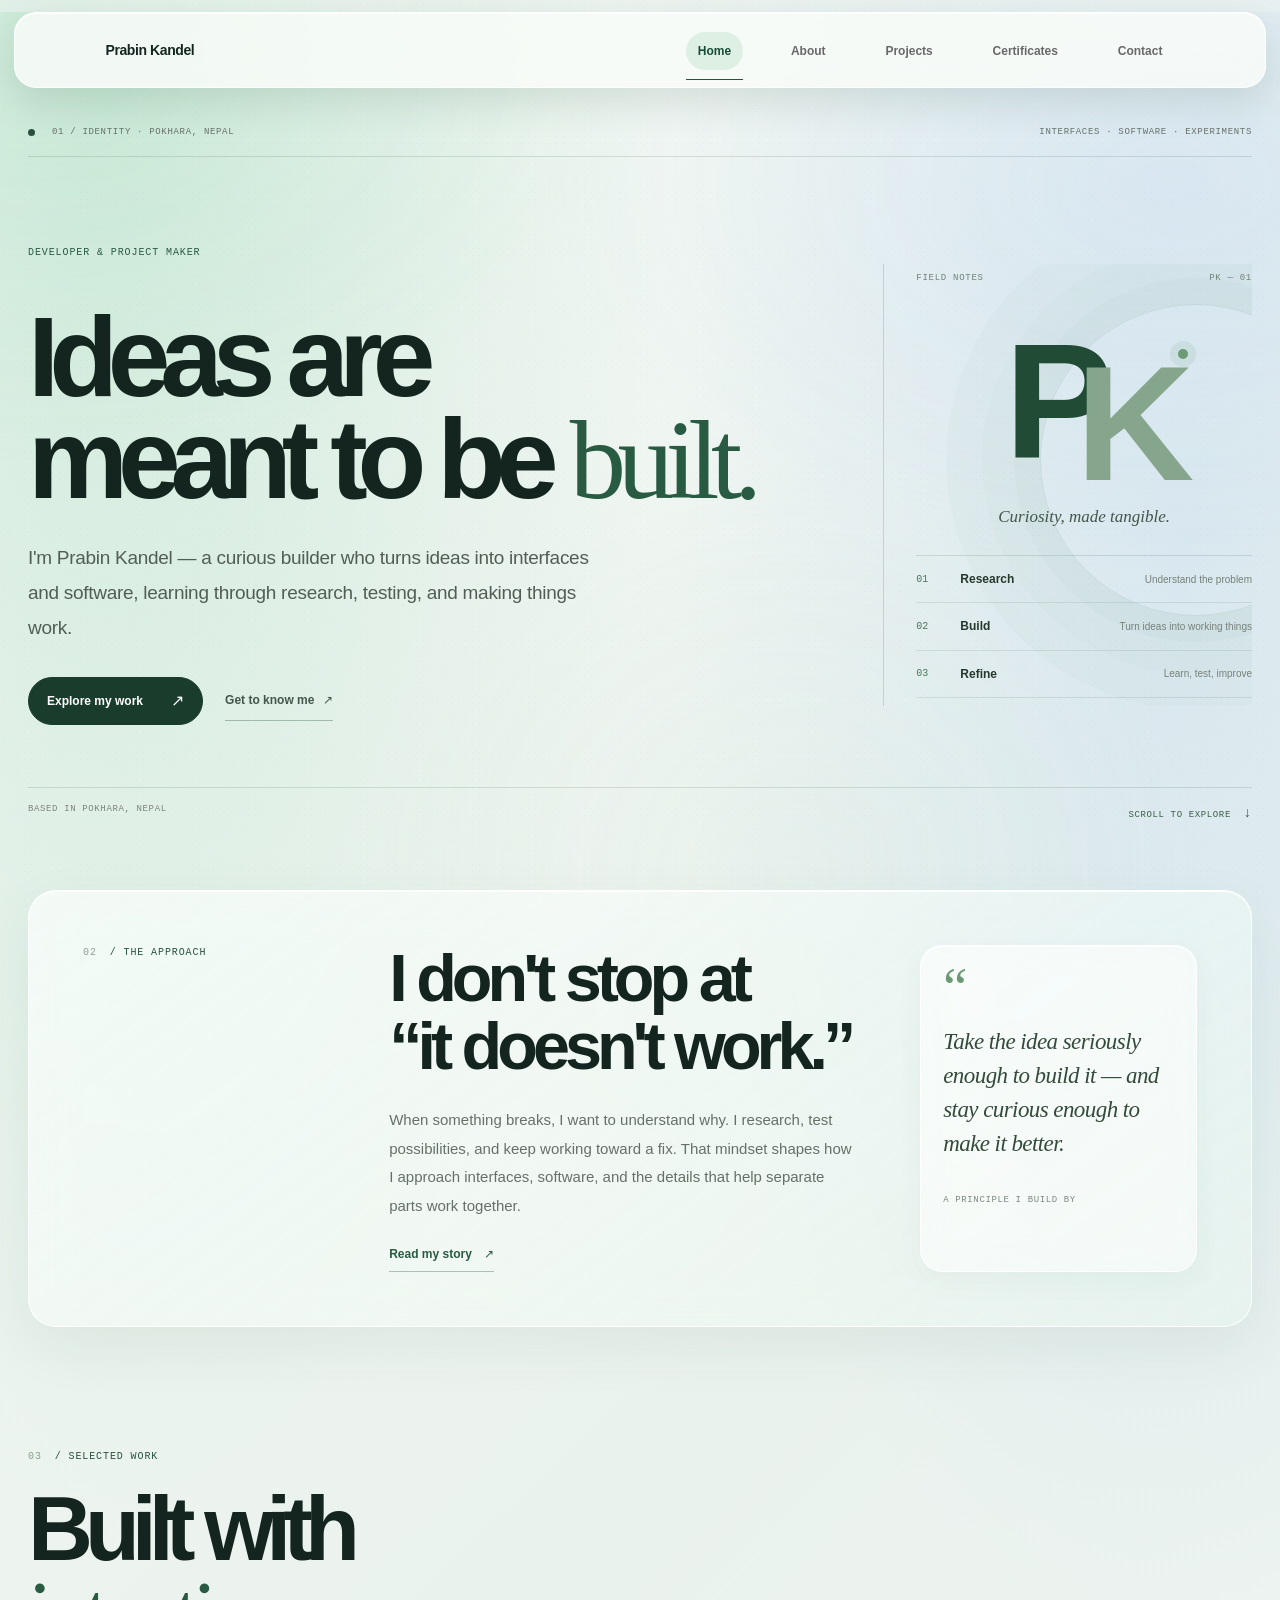
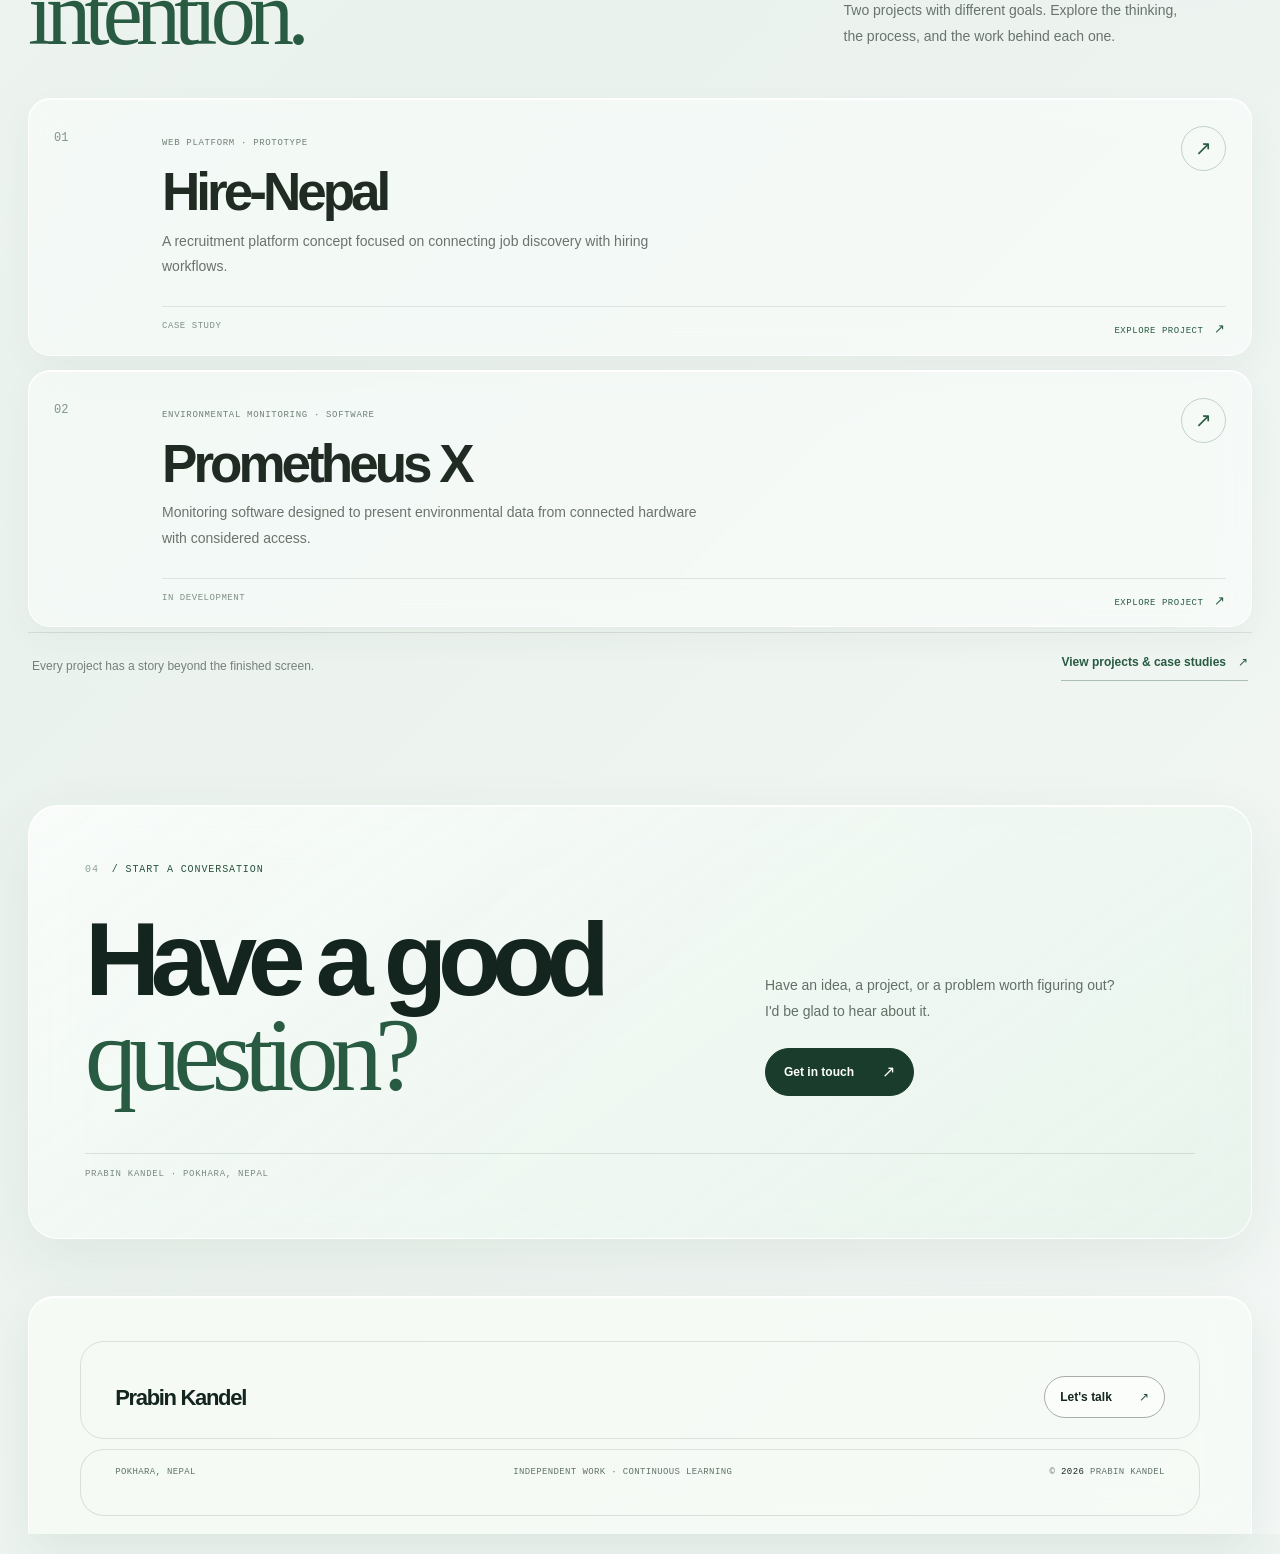
<file: index.html>
<!doctype html>
<html lang="en">

<head>
  <meta charset="utf-8">
  <meta name="viewport" content="width=device-width, initial-scale=1">
  <meta name="theme-color" content="#ffffff">

  <!-- Primary SEO -->
  <title>Prabin Kandel | Developer &amp; Project Maker</title>
  <meta
    name="description"
    content="Explore the portfolio of Prabin Kandel, a developer and project maker from Pokhara, Nepal. Discover web projects, technical work, certificates, and his journey building software."
  >
  <link rel="canonical" href="https://prabin-kandel.com.np/">

  <!-- Open Graph: social sharing -->
  <meta property="og:type" content="website">
  <meta property="og:site_name" content="Prabin Kandel">
  <meta property="og:title" content="Prabin Kandel | Developer &amp; Project Maker">
  <meta content="Prabin Kandel — Portfolio" property="og:title"/>
  <meta
    property="og:description"
    content="Web development projects, technical work, and the journey of Prabin Kandel from Pokhara, Nepal."
  >
  <meta property="og:url" content="https://prabin-kandel.com.np/">

  <!-- Add this image file before publishing this image URL -->
  <meta
    property="og:image"
    content="https://prabin-kandel.com.np/assets/seo/66.webp"
  >
  <meta property="og:image:width" content="1200">
  <meta property="og:image:height" content="630">
  <meta property="og:image:alt" content="Prabin Kandel — Portfolio">

  <!-- Social sharing -->
  <meta name="twitter:card" content="summary_large_image">
  <meta name="twitter:title" content="Prabin Kandel | Developer &amp; Project Maker">
  <meta
    name="twitter:description"
    content="Explore my web development projects, technical work, and portfolio."
  >
  <meta
    name="twitter:image"
    content="https://prabin-kandel.com.np/assets/seo/66.webp"
  >

  <!-- Favicon -->
  <link rel="icon" type="image/png" href="assets/images/3.webp">

  <!-- Existing stylesheets -->
  <link rel="stylesheet" href="css/global.css">
  <link rel="stylesheet" href="css/final-art-direction.css">
  <link rel="stylesheet" href="css/glass-system.css">
  <link rel="stylesheet" href="css/premium-ui.css">
  <link rel="stylesheet" href="css/home.css">
  <link rel="stylesheet" href="css/text-stability.css">

  <!-- Existing JavaScript -->
  <script src="js/global.js" defer></script>

 
<!-- Structured data: website owner -->
<script type="application/ld+json">
{
  "@context": "https://schema.org",
  "@type": "Person",
  "name": "Prabin Kandel",
  "url": "https://prabin-kandel.com.np/",
  "image": "https://prabin-kandel.com.np/assets/seo/66.webp",
  "jobTitle": "Developer and Project Maker",
  "description": "Prabin Kandel is a developer and project maker from Pokhara, Nepal, building interfaces and software through curiosity and careful problem-solving.",
  "address": {
    "@type": "PostalAddress",
    "addressLocality": "Pokhara",
    "addressRegion": "Gandaki Province",
    "addressCountry": "NP"
  },
  "sameAs": [
    "https://github.com/PrabinKandel1",
    "https://www.facebook.com/prabinkandel123"
  ]
}
</script>

</head>

  <body data-page="home">
    <a class="skip-link" href="#main">Skip to content</a>
    <header class="site-header">
      <div class="nav-wrap">
        <a class="brand" href="index.html" aria-label="Prabin Kandel home">
          <span>Prabin Kandel</span>
        </a>
        <button class="menu-toggle" type="button" aria-expanded="false" aria-controls="primary-nav" aria-label="Open navigation">
          <span></span>
          <span></span>
        </button>
        <nav id="primary-nav" class="nav-links" aria-label="Primary navigation">
          <a href="index.html" data-nav="index.html">Home</a>
          <a href="about.html" data-nav="about.html">About</a>
          <a href="projects.html" data-nav="projects.html">Projects</a>
          <a href="certificates.html" data-nav="certificates.html">Certificates</a>
          <a href="contact.html" data-nav="contact.html">Contact</a>
        </nav>
      </div>
    </header>
    <main id="main" class="home-redesign">
      <section class="home-hero-redesign wrap" aria-labelledby="home-title">
        <div class="home-eyebrow">
          <span><i class="status-dot" aria-hidden="true"></i> 01 / IDENTITY · POKHARA, NEPAL</span>
          <span>INTERFACES · SOFTWARE · EXPERIMENTS</span>
        </div>
        <div class="home-hero-grid">
          <div class="home-hero-copy">
            <p class="home-kicker">DEVELOPER &amp; PROJECT MAKER</p>
            <h1 id="home-title">Ideas are<br>meant to be <em>built.</em></h1>
            <p class="home-lead">I'm Prabin Kandel — a curious builder who turns ideas into interfaces and software, learning through research, testing, and making things work.</p>
            <div class="home-hero-actions">
              <a class="home-primary-link" href="projects.html">Explore my work <span aria-hidden="true">↗</span></a>
              <a class="home-secondary-link" href="about.html">Get to know me <span aria-hidden="true">↗</span></a>
            </div>
          </div>
          <aside class="home-identity-panel" aria-label="My approach">
            <div class="identity-panel-top"><span>FIELD NOTES</span><span>PK — 01</span></div>
            <div class="identity-monogram" aria-hidden="true"><span>P</span><span>K</span><i></i></div>
            <p class="identity-panel-caption">Curiosity, made tangible.</p>
            <div class="identity-steps">
              <div><span>01</span><b>Research</b><small>Understand the problem</small></div>
              <div><span>02</span><b>Build</b><small>Turn ideas into working things</small></div>
              <div><span>03</span><b>Refine</b><small>Learn, test, improve</small></div>
            </div>
          </aside>
        </div>
        <div class="home-hero-bottom"><span>BASED IN POKHARA, NEPAL</span><a href="#approach">SCROLL TO EXPLORE <span aria-hidden="true">↓</span></a></div>
      </section>

      <section class="home-approach section-pad" id="approach">
        <div class="wrap home-approach-grid">
          <p class="home-section-label"><span>02</span> / THE APPROACH</p>
          <div class="home-approach-copy">
            <h2>I don't stop at<br>“it doesn't work.”</h2>
            <p>When something breaks, I want to understand why. I research, test possibilities, and keep working toward a fix. That mindset shapes how I approach interfaces, software, and the details that help separate parts work together.</p>
            <a class="home-text-link" href="about.html">Read my story <span aria-hidden="true">↗</span></a>
          </div>
          <div class="approach-note"><span class="approach-note-mark">“</span><p>Take the idea seriously enough to build it — and stay curious enough to make it better.</p><span class="approach-note-credit">A PRINCIPLE I BUILD BY</span></div>
        </div>
      </section>

      <section class="home-work section-pad" aria-labelledby="home-work-title">
        <div class="wrap">
          <div class="home-work-heading">
            <div><p class="home-section-label"><span>03</span> / SELECTED WORK</p><h2 id="home-work-title">Built with<br><em>intention.</em></h2></div>
            <p>Two projects with different goals. Explore the thinking, the process, and the work behind each one.</p>
          </div>
          <div class="home-work-list">
            <a class="home-work-item" href="projects/hire-nepal.html">
              <span class="home-work-number">01</span>
              <div class="home-work-copy"><span class="home-work-type">WEB PLATFORM · PROTOTYPE</span><h3>Hire-Nepal</h3><p>A recruitment platform concept focused on connecting job discovery with hiring workflows.</p></div>
              <span class="home-work-arrow" aria-hidden="true">↗</span>
              <span class="home-work-bottom"><span>CASE STUDY</span><span>EXPLORE PROJECT <b aria-hidden="true">↗</b></span></span>
            </a>
            <a class="home-work-item home-work-item-featured" href="projects/prometheus-x.html">
              <span class="home-work-number">02</span>
              <div class="home-work-copy"><span class="home-work-type">ENVIRONMENTAL MONITORING · SOFTWARE</span><h3>Prometheus X</h3><p>Monitoring software designed to present environmental data from connected hardware with considered access.</p></div>
              <span class="home-work-arrow" aria-hidden="true">↗</span>
              <span class="home-work-bottom"><span>IN DEVELOPMENT</span><span>EXPLORE PROJECT <b aria-hidden="true">↗</b></span></span>
            </a>
          </div>
          <div class="home-work-more"><p>Every project has a story beyond the finished screen.</p><a class="home-text-link" href="projects.html">View projects &amp; case studies <span aria-hidden="true">↗</span></a></div>
        </div>
      </section>

      <section class="home-contact-cta">
        <div class="wrap home-contact-inner">
          <p class="home-section-label"><span>04</span> / START A CONVERSATION</p>
          <div class="home-contact-content"><h2>Have a good<br><em>question?</em></h2><div><p>Have an idea, a project, or a problem worth figuring out? I'd be glad to hear about it.</p><a class="home-primary-link" href="contact.html">Get in touch <span aria-hidden="true">↗</span></a></div></div>
          <span class="home-contact-signoff">PRABIN KANDEL · POKHARA, NEPAL</span>
        </div>
      </section>
    </main>
<footer class="site-footer premium-footer">
<div class="footer-main">
<div class="footer-identity">
<a class="footer-brand" href="index.html">Prabin Kandel</a>
<p >Interfaces, software, and ideas made tangible.</p>
</div>
<a class="footer-email" href="mailto:kandelprabin09@gmail.com?subject=Hello%20Prabin">Let's talk <span>↗</span></a>
</div>
<div class="footer-bottom">
<span>Pokhara, Nepal</span>
<span>Independent work · Continuous learning</span>
<span>© <b data-year>2026</b> Prabin Kandel</span>
</div>
</footer>
</body>
</html>
</file>
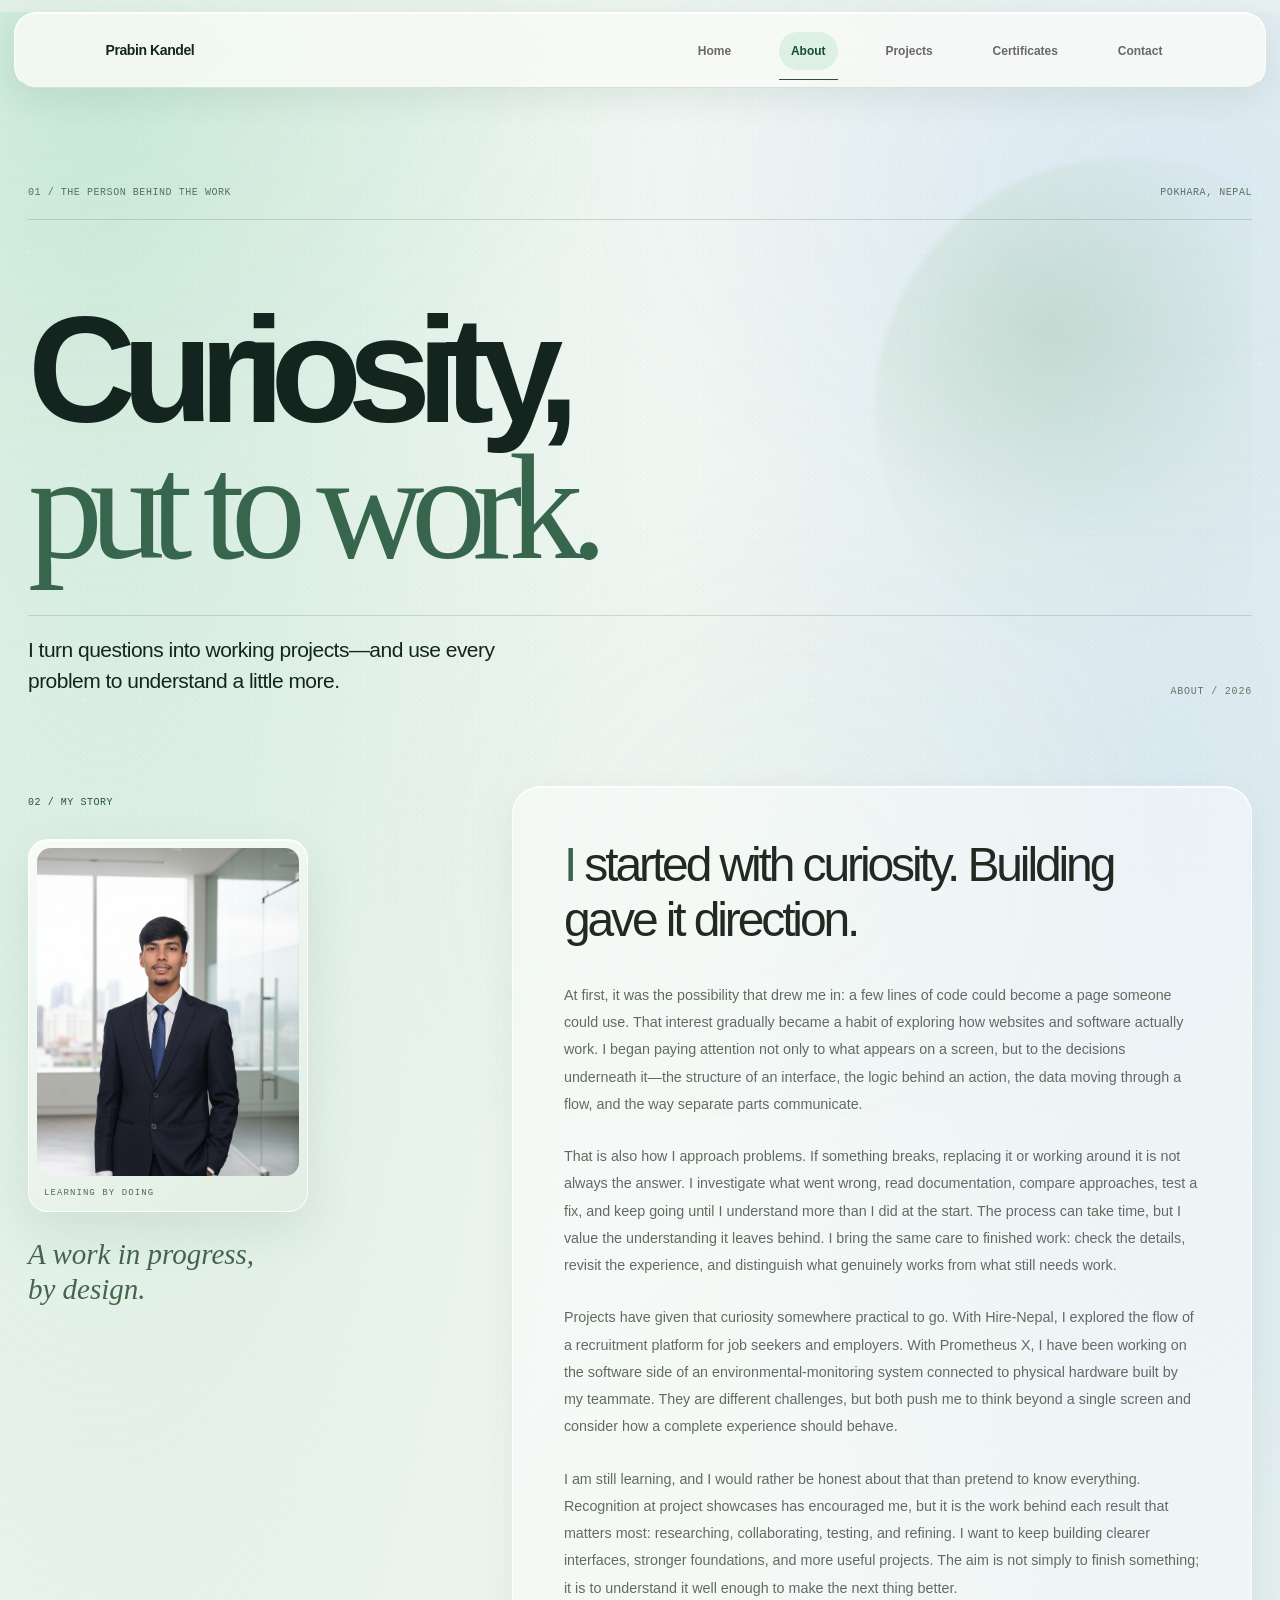
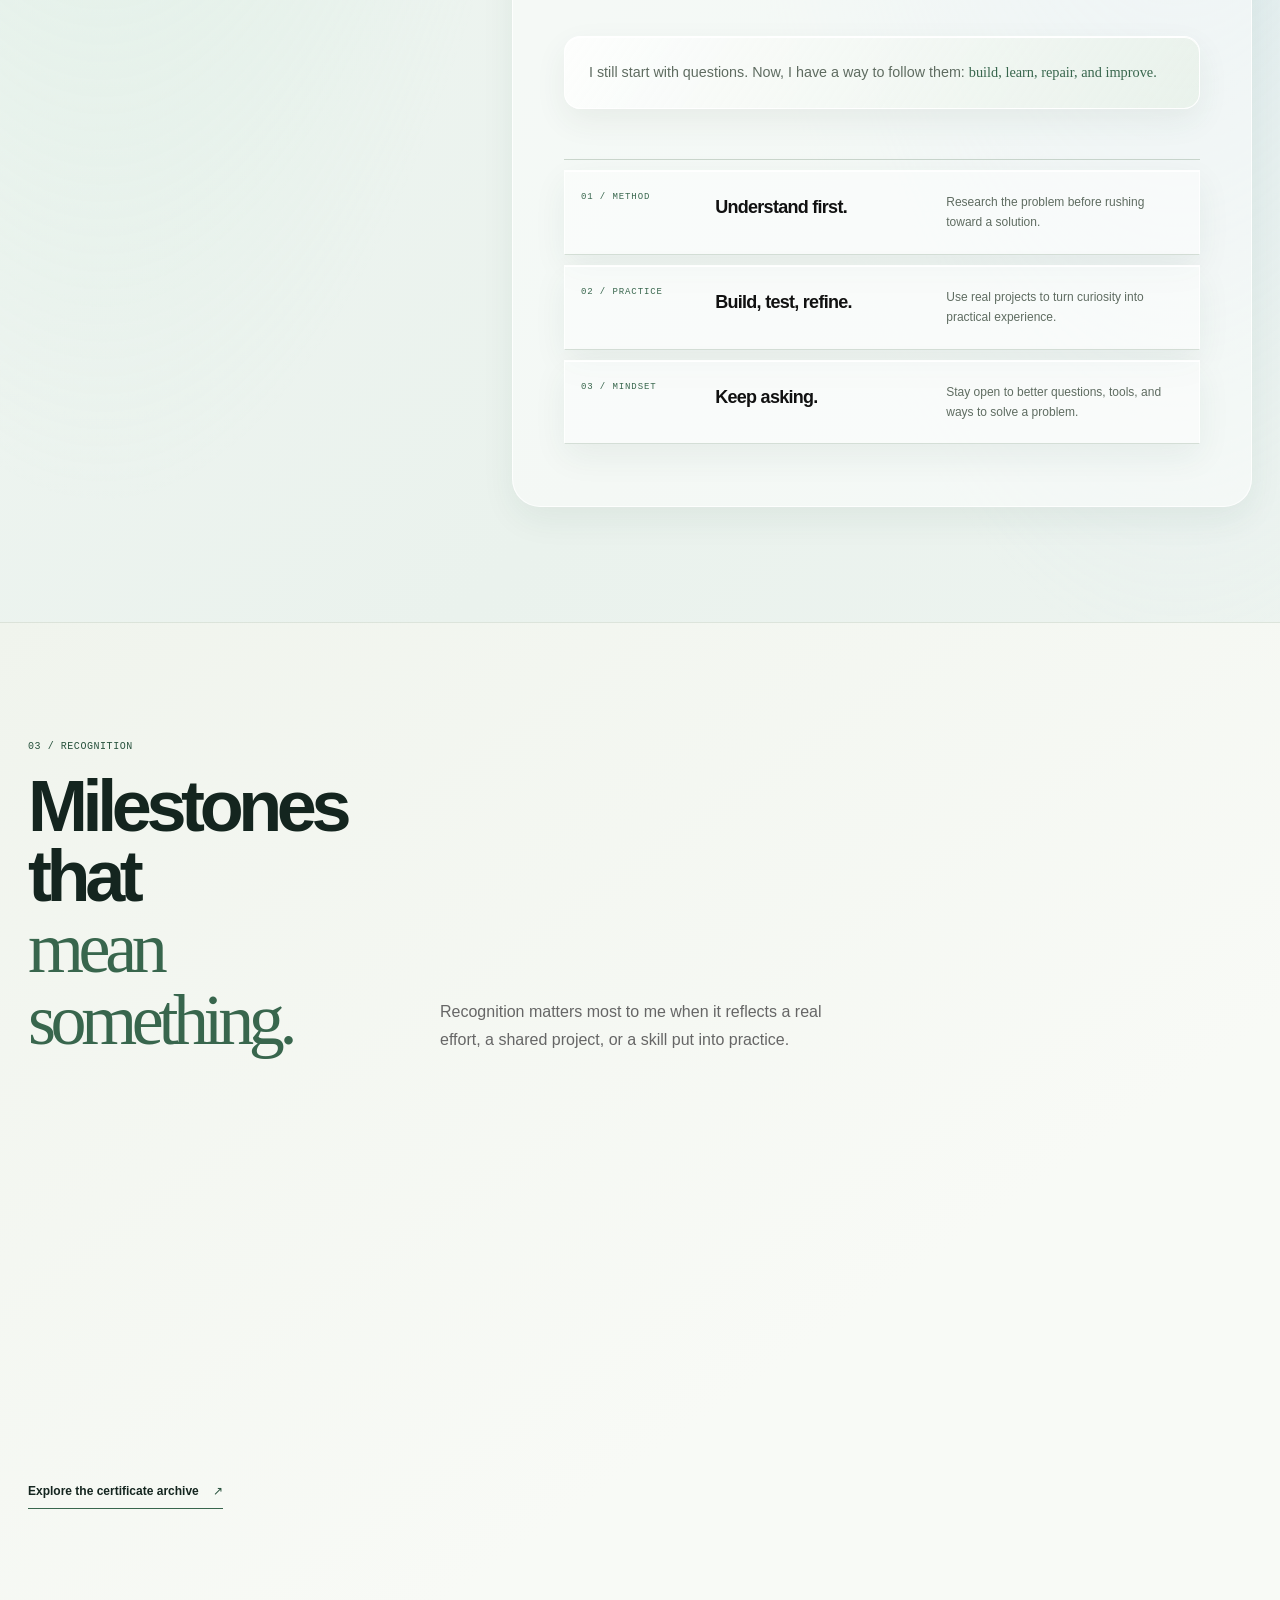
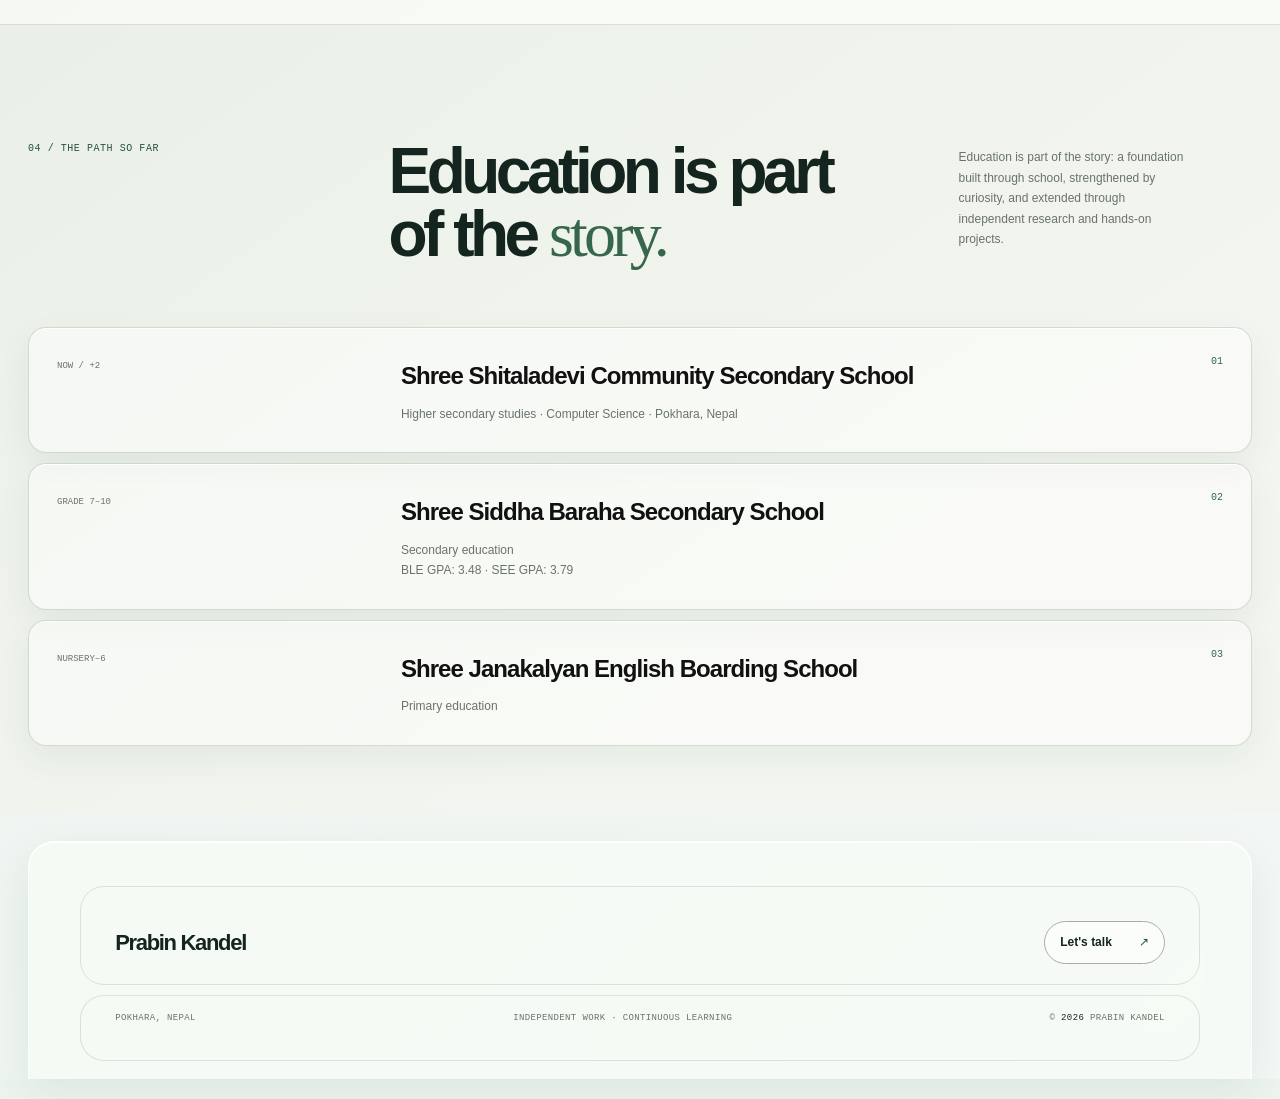
<file: about.html>
<!doctype html>
<html lang="en">
  <head>
    <meta charset="utf-8">
    <meta name="viewport" content="width=device-width, initial-scale=1">
    <meta name="theme-color" content="#ffffff">
    <meta name="description" content="The story, working approach and education of Prabin Kandel, a developer and project maker from Pokhara, Nepal.">
    <meta property="og:title" content="About — Prabin Kandel">
    <meta property="og:description" content="The story, working approach and education of Prabin Kandel, a developer and project maker from Pokhara, Nepal.">
    <title>About — Prabin Kandel</title>
    <link rel="canonical" href="https://prabin-kandel.com.np/about.html">
    <meta property="og:url" content="https://prabin-kandel.com.np/about.html">
    <link rel="icon" type="image/png" href="assets/images/3.webp">
    <link rel="stylesheet" href="css/global.css">
    <link rel="stylesheet" href="css/about.css">
    <link rel="stylesheet" href="css/final-art-direction.css">
    <link rel="stylesheet" href="css/glass-system.css">
    <script src="js/global.js" defer></script>
    <link rel="stylesheet" href="css/premium-ui.css">
      <link rel="stylesheet" href="css/text-stability.css">
    <link rel="stylesheet" href="css/about-finish.css">
  </head>
  <body data-page="about">
    <a class="skip-link" href="#main">Skip to content</a>
    <header class="site-header">
      <div class="nav-wrap">
        <a class="brand" href="index.html" aria-label="Prabin Kandel home">
          <span>Prabin Kandel</span>
        </a>
        <button class="menu-toggle" type="button" aria-expanded="false" aria-controls="primary-nav" aria-label="Open navigation">
          <span></span>
          <span></span>
        </button>
        <nav id="primary-nav" class="nav-links" aria-label="Primary navigation">
          <a href="index.html" data-nav="index.html">Home</a>
          <a href="about.html" data-nav="about.html">About</a>
          <a href="projects.html" data-nav="projects.html">Projects</a>
          <a href="certificates.html" data-nav="certificates.html">Certificates</a>
          <a href="contact.html" data-nav="contact.html">Contact</a>
        </nav>
      </div>
    </header>
    <main id="main">
      <section class="page-intro wrap">
        <div class="page-overline">
          <span>01 / THE PERSON BEHIND THE WORK</span>
          <span>POKHARA, NEPAL</span>
        </div>
        <h1>Curiosity, <br><em>put to work.</em></h1>
        <div class="page-intro-bottom">
          <p>I turn questions into working projects—and use every problem to understand a little more.</p>
          <span>ABOUT / 2026</span>
        </div>
      </section>
      <section class="story-section section-pad">
        <div class="wrap story-grid">
          <aside class="story-rail">
            <span class="section-index">02 / MY STORY</span>
            <div class="story-portrait">
              <img src="assets/images/2.png" alt="Prabin at a project showcase" loading="lazy">
              <span>LEARNING BY DOING</span>
            </div>
            <p class="rail-note">A work in progress,<br>by design.</p>
          </aside>
          <article class="story-copy">
            <p class="story-lead">I started with curiosity. Building gave it direction.</p>
            <p>At first, it was the possibility that drew me in: a few lines of code could become a page someone could use. That interest gradually became a habit of exploring how websites and software actually work. I began paying attention not only to what appears on a screen, but to the decisions underneath it—the structure of an interface, the logic behind an action, the data moving through a flow, and the way separate parts communicate.</p>
            <p>That is also how I approach problems. If something breaks, replacing it or working around it is not always the answer. I investigate what went wrong, read documentation, compare approaches, test a fix, and keep going until I understand more than I did at the start. The process can take time, but I value the understanding it leaves behind. I bring the same care to finished work: check the details, revisit the experience, and distinguish what genuinely works from what still needs work.</p>
            <p>Projects have given that curiosity somewhere practical to go. With Hire-Nepal, I explored the flow of a recruitment platform for job seekers and employers. With Prometheus X, I have been working on the software side of an environmental-monitoring system connected to physical hardware built by my teammate. They are different challenges, but both push me to think beyond a single screen and consider how a complete experience should behave.</p>
            <p>I am still learning, and I would rather be honest about that than pretend to know everything. Recognition at project showcases has encouraged me, but it is the work behind each result that matters most: researching, collaborating, testing, and refining. I want to keep building clearer interfaces, stronger foundations, and more useful projects. The aim is not simply to finish something; it is to understand it well enough to make the next thing better.</p><p class="story-ending">I still start with questions. Now, I have a way to follow them: <em>build, learn, repair, and improve.</em></p>
            <div class="principles">
              <div>
                <span>01 / METHOD</span>
                <h3>Understand first.</h3>
                <p>Research the problem before rushing toward a solution.</p>
              </div>
              <div>
                <span>02 / PRACTICE</span>
                <h3>Build, test, refine.</h3>
                <p>Use real projects to turn curiosity into practical experience.</p>
              </div>
              <div>
                <span>03 / MINDSET</span>
                <h3>Keep asking.</h3>
                <p>Stay open to better questions, tools, and ways to solve a problem.</p>
              </div>
            </div>
          </article>
        </div>
      </section>
      <section class="recognition-section section-pad">
        <div class="wrap">
          <div class="recognition-head">
            <p class="section-index">03 / RECOGNITION</p>
            <h2>Milestones that<br><em>mean something.</em></h2>
            <p>Recognition matters most to me when it reflects a real effort, a shared project, or a skill put into practice.</p>
          </div>
          <div class="recognition-list">
            <article class="recognition-item">
              <span class="recognition-year">2082 BS</span>
              <div>
                <p class="recognition-kicker">VECTOR · 3RD NATIONAL TECHNICAL FESTIVAL</p>
                <h3>First place — Open Project Demonstration, +2 category</h3>
                <p>Recognized at the project demonstration hosted by the Vector Committee at IOE Pashchimanchal Campus (WRC), 26–28 Magh 2082.</p>
              </div>
              <span class="recognition-mark">01</span>
            </article>
            <article class="recognition-item">
              <span class="recognition-year">2024</span>
              <div>
                <p class="recognition-kicker">SCHOOL-LEVEL QUIZ CONTEST</p>
                <h3>Second place</h3>
                <p>Certificate of appreciation from Lions Club of Pokhara Blue Sky for the school-level quiz contest.</p>
              </div>
              <span class="recognition-mark">02</span>
            </article>
          </div>
          <a class="under-link recognition-link" href="certificates.html">Explore the certificate archive <span>↗</span></a>
        </div>
      </section>
      <section class="education-section section-pad">
        <div class="wrap">
          <div class="education-head">
            <p class="section-index">04 / THE PATH SO FAR</p>
            <h2>Education is part<br>of the <em>story.</em></h2>
            <p>Education is part of the story: a foundation built through school, strengthened by curiosity, and extended through independent research and hands-on projects.</p>
          </div>
          <div class="education-list">
            <div class="education-item">
              <span>NOW / +2</span>
              <div>
                <h3>Shree Shitaladevi Community Secondary School</h3>
                <p>Higher secondary studies · Computer Science · Pokhara, Nepal</p>
              </div>
              <b>01</b>
            </div>
            <div class="education-item">
              <span>GRADE 7–10</span>
              <div>
                <h3>Shree Siddha Baraha Secondary School</h3>
                <p>Secondary education <br> BLE GPA: 3.48 · SEE GPA: 3.79</p>
              </div>
              <b>02</b>
            </div>
            <div class="education-item">
              <span>NURSERY–6</span>
              <div>
                <h3>Shree Janakalyan English Boarding School</h3>
                <p>Primary education</p>
              </div>
              <b>03</b>
            </div>
          </div>
        </div>
      </section>
    </main>
 <footer class="site-footer premium-footer">
<div class="footer-main">
<div class="footer-identity">
<a class="footer-brand" href="index.html">Prabin Kandel</a>
<p >Interfaces, software, and ideas made tangible.</p>
</div>
<a class="footer-email" href="mailto:kandelprabin09@gmail.com?subject=Hello%20Prabin">Let's talk <span>↗</span></a>
</div>
<div class="footer-bottom">
<span>Pokhara, Nepal</span>
<span>Independent work · Continuous learning</span>
<span>© <b data-year>2026</b> Prabin Kandel</span>
</div>
</footer>
</body>
</html>
</file>
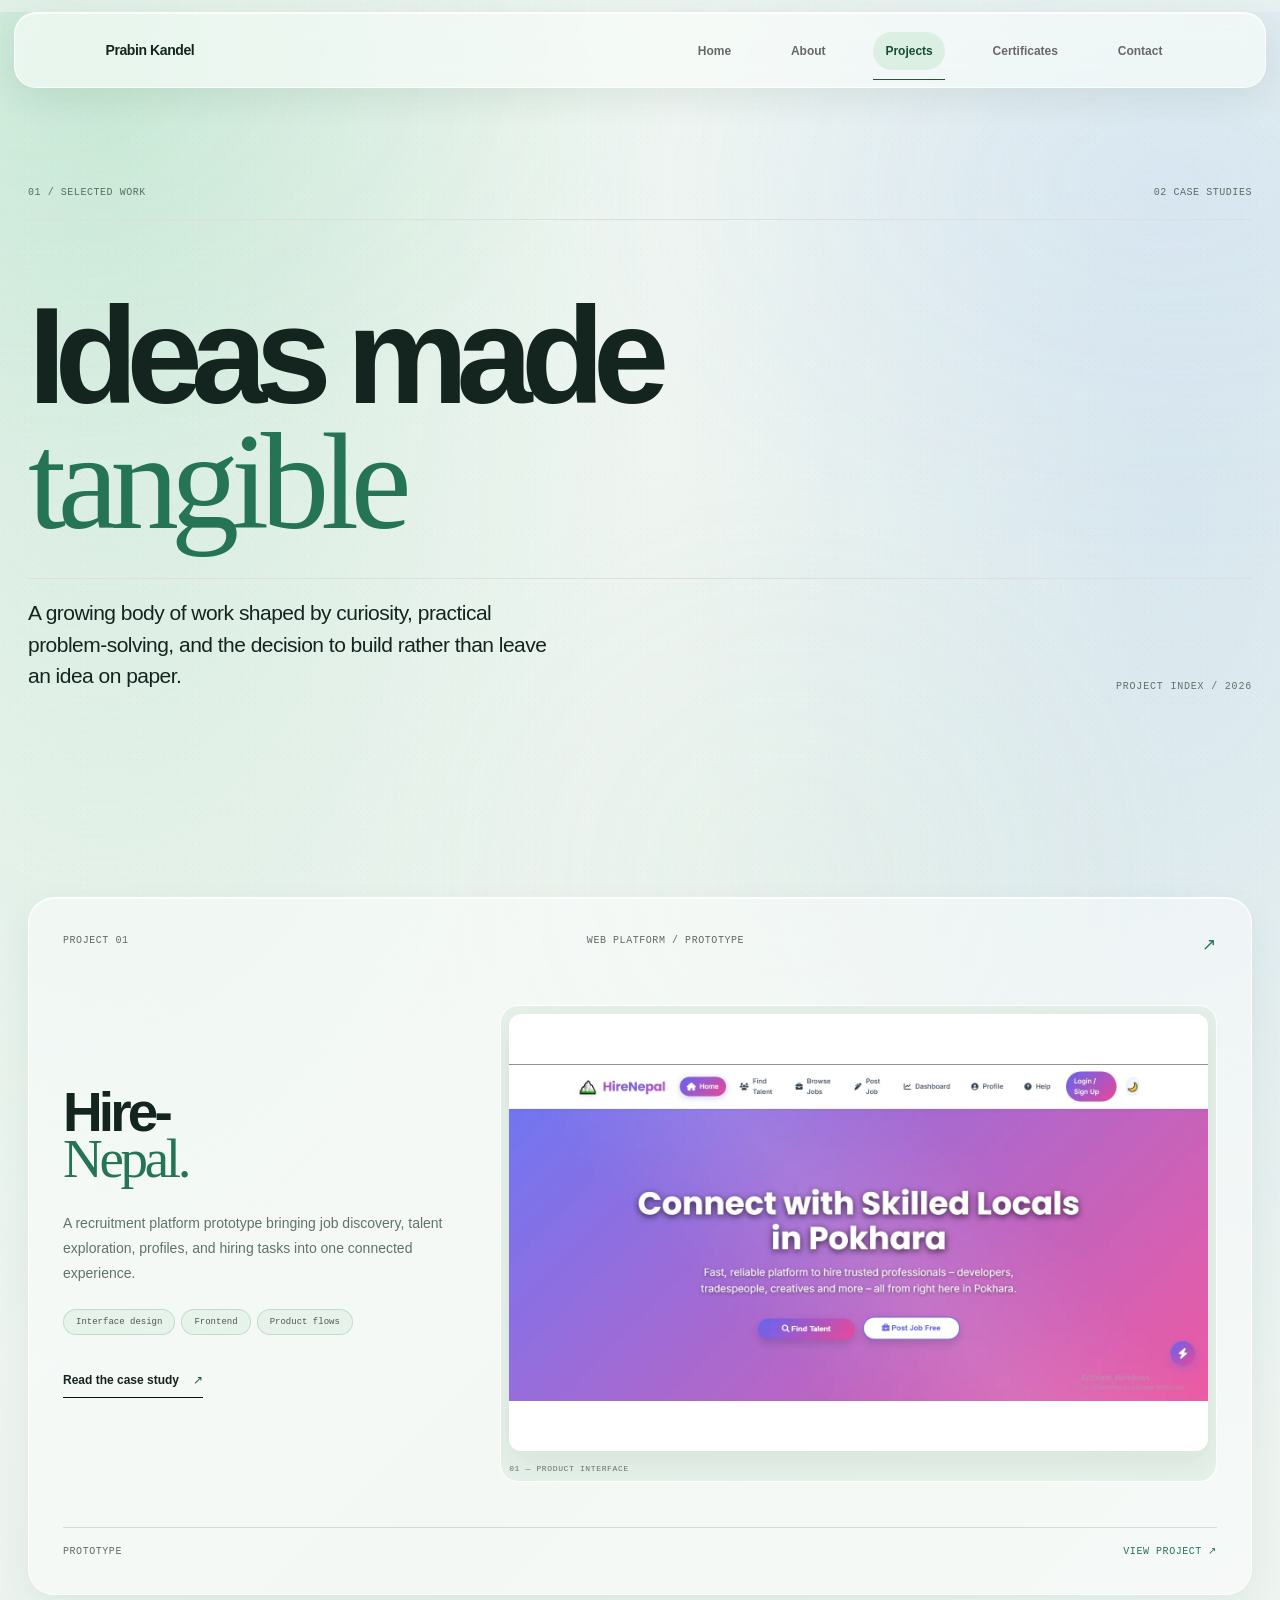
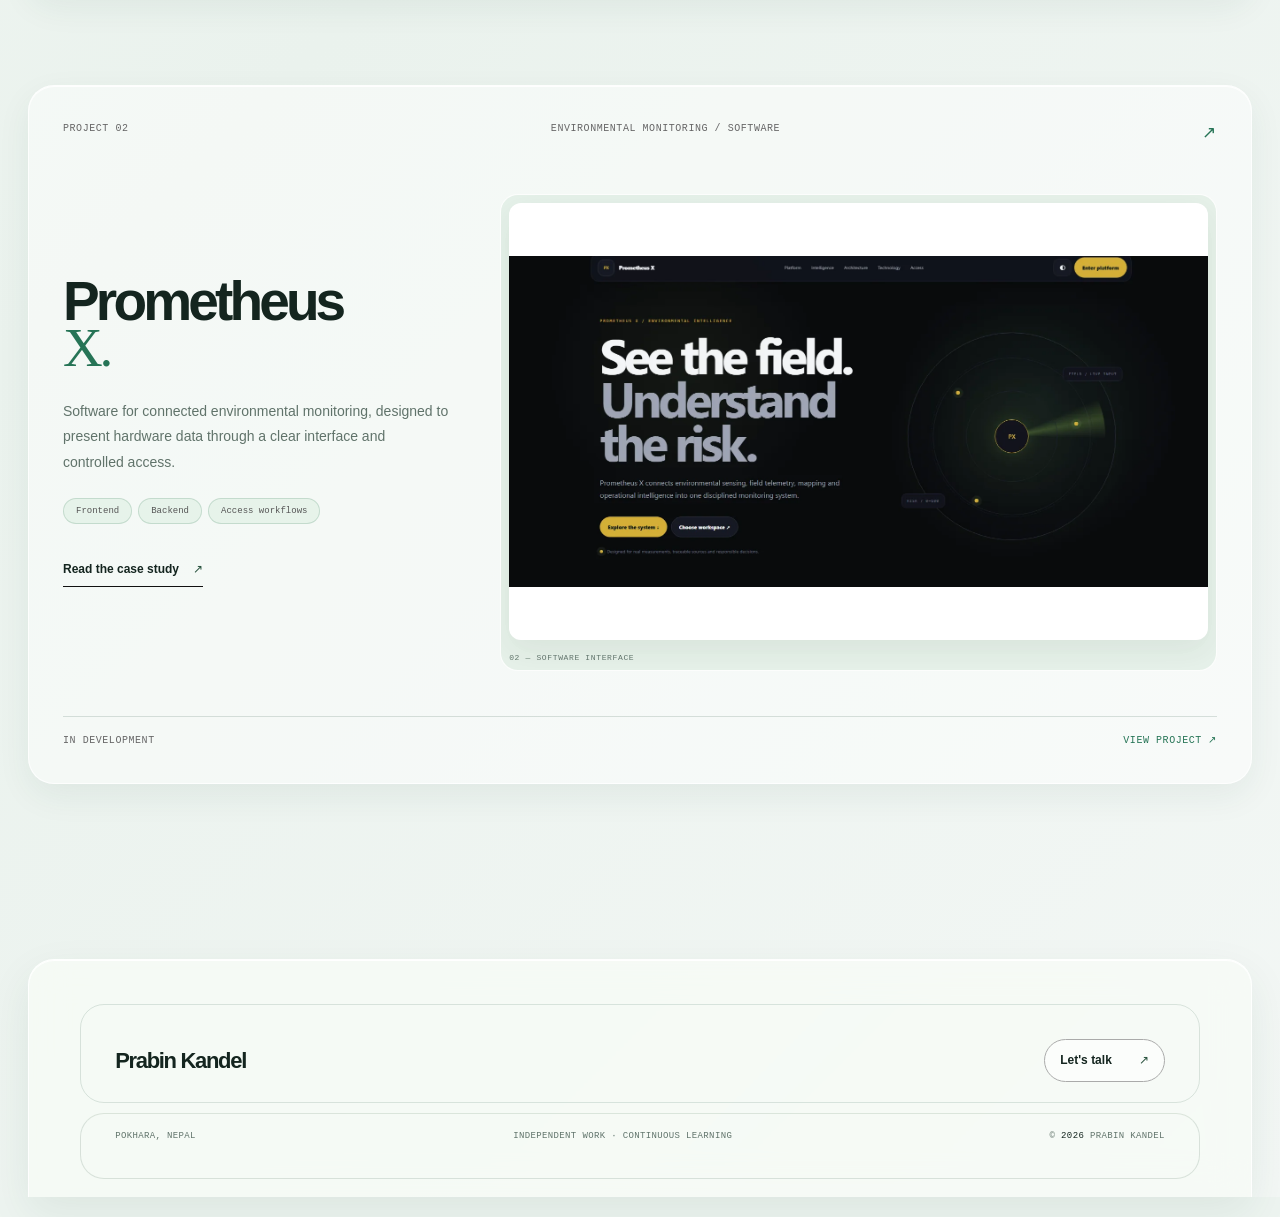
<file: projects.html>
<!doctype html>
<html lang="en">
  <head>
    <meta charset="utf-8">
    <meta name="viewport" content="width=device-width, initial-scale=1">
    <meta name="theme-color" content="#ffffff">
    <meta name="description" content="Selected work and project case studies by Prabin Kandel, including Hire-Nepal and Prometheus X.">
    <meta property="og:title" content="Projects — Prabin Kandel">
    <meta property="og:description" content="Selected work and project case studies by Prabin Kandel, including Hire-Nepal and Prometheus X.">
    <title>Projects — Prabin Kandel</title>
    <link rel="canonical" href="https://prabin-kandel.com.np/projects.html">
    <meta property="og:url" content="https://prabin-kandel.com.np/projects.html">
    <link rel="icon" type="image/png" href="assets/images/3.webp">
    <link rel="stylesheet" href="css/global.css">
    <link rel="stylesheet" href="css/projects.css">
    <link rel="stylesheet" href="css/final-art-direction.css">
    <link rel="stylesheet" href="css/glass-system.css">
    <script src="js/global.js" defer></script>
    <link rel="stylesheet" href="css/premium-ui.css">
      <link rel="stylesheet" href="css/text-stability.css">
  </head>
  <body data-page="projects">
    <a class="skip-link" href="#main">Skip to content</a>
    <header class="site-header">
      <div class="nav-wrap">
        <a class="brand" href="index.html" aria-label="Prabin Kandel home">
          <span>Prabin Kandel</span>
        </a>
        <button class="menu-toggle" type="button" aria-expanded="false" aria-controls="primary-nav" aria-label="Open navigation">
          <span></span>
          <span></span>
        </button>
        <nav id="primary-nav" class="nav-links" aria-label="Primary navigation">
          <a href="index.html" data-nav="index.html">Home</a>
          <a href="about.html" data-nav="about.html">About</a>
          <a href="projects.html" data-nav="projects.html">Projects</a>
          <a href="certificates.html" data-nav="certificates.html">Certificates</a>
          <a href="contact.html" data-nav="contact.html">Contact</a>
        </nav>
      </div>
    </header>
    <main id="main">
      <section class="page-intro wrap">
        <div class="page-overline">
          <span>01 / SELECTED WORK</span>
          <span>02 CASE STUDIES</span>
        </div>
        <h1>Ideas made<br><em>tangible</em></h1>
        <div class="page-intro-bottom">
          <p>A growing body of work shaped by curiosity, practical problem-solving, and the decision to build rather than leave an idea on paper.</p>
          <span>PROJECT INDEX / 2026</span>
        </div>
      </section>
      <section class="project-index section-pad">
        <div class="wrap">
          <a class="index-project index-hire" href="projects/hire-nepal.html">
            <div class="index-top">
              <span>PROJECT 01</span>
              <span>WEB PLATFORM / PROTOTYPE</span>
              <span>↗</span>
            </div>
            <div class="index-main">
              <div class="index-copy">
                <h2>Hire-<br><em>Nepal.</em></h2>
                <p>A recruitment platform prototype bringing job discovery, talent exploration, profiles, and hiring tasks into one connected experience.</p>
                <div class="tag-row">
                  <span>Interface design</span>
                  <span>Frontend</span>
                  <span>Product flows</span>
                </div>
                <span class="under-link">Read the case study <b>↗</b></span>
              </div>
              <div class="index-image">
                <img src="assets/HN/interface.webp" alt="Hire-Nepal recruitment platform interface" loading="lazy">
                <span>01 — PRODUCT INTERFACE</span>
              </div>
            </div>
            <div class="index-bottom">
              <span>PROTOTYPE</span>
              <span>VIEW PROJECT ↗</span>
            </div>
          </a>
          <a class="index-project index-px" href="projects/prometheus-x.html">
            <div class="index-top">
              <span>PROJECT 02</span>
              <span>ENVIRONMENTAL MONITORING / SOFTWARE</span>
              <span>↗</span>
            </div>
            <div class="index-main">
              <div class="index-copy">
                <h2>Prometheus<br><em>X.</em></h2>
                <p>Software for connected environmental monitoring, designed to present hardware data through a clear interface and controlled access.</p>
                <div class="tag-row">
                  <span>Frontend</span>
                  <span>Backend</span>
                  <span>Access workflows</span>
                </div>
                <span class="under-link">Read the case study <b>↗</b></span>
              </div>
              <div class="index-image">
                <img src="assets/PX/publichome.webp" alt="Prometheus X public interface screenshot" loading="lazy">
                <span>02 — SOFTWARE INTERFACE</span>
              </div>
            </div>
            <div class="index-bottom">
              <span>IN DEVELOPMENT</span>
              <span>VIEW PROJECT ↗</span>
            </div>
          </a>
        </div>
      </section>
    </main>
<footer class="site-footer premium-footer">
<div class="footer-main">
<div class="footer-identity">
<a class="footer-brand" href="index.html">Prabin Kandel</a>
<p >Interfaces, software, and ideas made tangible.</p>
</div>
<a class="footer-email" href="mailto:kandelprabin09@gmail.com?subject=Hello%20Prabin">Let's talk <span>↗</span></a>
</div>
<div class="footer-bottom">
<span>Pokhara, Nepal</span>
<span>Independent work · Continuous learning</span>
<span>© <b data-year>2026</b> Prabin Kandel</span>
</div>
</footer>
</body>
</html>
</file>
<file: css/global.css>
:root{--paper:#f6f6f1;--paper-2:#eeefe8;--ink:#222620;--muted:#6e726a;--line:#d9dbd2;--accent:#38664d;--accent-soft:#e0e9df;--white:#fff;--serif:Georgia,Georgia,serif;--sans:Arial,Arial,sans-serif;--mono:"Courier New",monospace;--max:1240px;--pad:clamp(22px,5.2vw,76px);--ease:cubic-bezier(.2,.75,.25,1)}
*{box-sizing:border-box}html{scroll-behavior:smooth;scroll-padding-top:95px}body{margin:0;background:var(--paper);color:var(--ink);font-family:var(--sans);font-size:16px;line-height:1.65;-webkit-font-smoothing:antialiased}body::selection{background:var(--accent);color:#fff}img{display:block;max-width:100%}a{color:inherit;text-decoration:none}button{font:inherit}button,a{-webkit-tap-highlight-color:transparent}a:focus-visible,button:focus-visible{outline:3px solid var(--accent);outline-offset:4px}.wrap{width:min(100% - 2*var(--pad),var(--max));margin-inline:auto}.section-pad{padding-block:clamp(76px,10vw,148px)}.site-header{height:82px;position:sticky;top:0;z-index:20;background:rgba(246,246,241,.94);backdrop-filter:blur(14px);border-bottom:1px solid rgba(217,219,210,.8)}.nav-wrap{width:min(100% - 2*var(--pad),var(--max));height:100%;margin:auto;display:flex;align-items:center;justify-content:space-between;gap:28px}.brand{display:flex;align-items:center;gap:11px;font-size:14px;font-weight:800;letter-spacing:-.04em;white-space:nowrap}.brand-mark{display:grid;place-items:center;width:32px;height:32px;border:1px solid var(--ink);border-radius:50%;font-family:var(--mono);font-size:10px;letter-spacing:-.08em}.nav-links{display:flex;align-items:center;gap:clamp(18px,3vw,38px)}.nav-links a{font-size:12px;color:var(--muted);font-weight:700;transition:color .2s ease}.nav-links a:hover,.nav-links a[aria-current=page]{color:var(--ink)}.nav-links a[aria-current=page]{position:relative}.nav-links a[aria-current=page]::after{content:'';position:absolute;left:0;right:0;bottom:-10px;height:2px;background:var(--accent)}.menu-toggle{display:none;background:none;border:0;padding:10px;cursor:pointer}.menu-toggle span{display:block;width:22px;height:1px;background:var(--ink);margin:5px}.skip-link{position:fixed;top:8px;left:8px;z-index:100;padding:10px 14px;background:var(--ink);color:#fff;transform:translateY(-150%)}.skip-link:focus{transform:translateY(0)}.site-footer{background:var(--ink);color:var(--paper);padding:clamp(42px,6vw,74px) var(--pad) 22px}.footer-main,.footer-bottom{width:min(100%,var(--max));margin-inline:auto}.footer-main{display:grid;grid-template-columns:1fr 1fr auto;align-items:center;gap:25px;padding-bottom:48px}.footer-brand{font-size:clamp(23px,3vw,38px);font-weight:800;letter-spacing:-.07em}.footer-brand span{font-family:var(--mono);font-size:11px;vertical-align:top;margin-left:4px;color:#a9c6ad}.footer-main p{font-size:12px;color:#b7bbb3;margin:0}.footer-email{font-size:12px;font-weight:800;border-bottom:1px solid #697067;padding-bottom:8px}.footer-email span{color:#a9c6ad;margin-left:12px}.footer-bottom{border-top:1px solid #454941;padding-top:17px;display:flex;justify-content:space-between;gap:15px;color:#aeb2a9;font-family:var(--mono);font-size:9px;letter-spacing:.04em;text-transform:uppercase}.footer-bottom b{font-weight:400;color:var(--paper)}.section-index,.micro-label,.page-overline,.hero-topline,.hero-foot,.project-number,.project-footer,.small-note,.index-top,.index-bottom,.certificate-type,.certificate-open,.archive-note>span,.contact-label,.contact-detail>span,.map-label>span,.case-overline,.case-facts>div>span,.chapter-number,.scope-note,.case-shot figcaption,.back-link{font-family:var(--mono);font-size:10px;letter-spacing:.07em;text-transform:uppercase}.section-index{color:var(--accent);margin:0}.under-link{display:inline-flex;align-items:center;gap:18px;font-size:12px;font-weight:800;padding-bottom:7px;border-bottom:1px solid var(--ink);width:max-content;max-width:100%;transition:gap .2s ease}.under-link:hover{gap:25px}.under-link span,.under-link b{color:var(--accent)}.button-link{display:inline-flex;align-items:center;gap:28px;padding:14px 17px;background:var(--accent);color:white;font-size:11px;font-weight:800;transition:background .2s ease,transform .2s ease}.button-link:hover{background:#294e3a;transform:translateY(-2px)}.button-link span{font-size:16px}.page-intro{padding-top:clamp(58px,8vw,110px);padding-bottom:clamp(58px,8vw,105px)}.page-overline{display:flex;justify-content:space-between;gap:20px;color:var(--muted);padding-bottom:25px;border-bottom:1px solid var(--line)}.page-intro h1{font-size:clamp(70px,12.7vw,166px);line-height:.88;letter-spacing:-.105em;font-weight:700;margin:clamp(42px,7vw,84px) 0 44px;max-width:1000px}.page-intro h1 em,.section-heading h2 em,.intro-content h2 em,.closing-inner h2 em,.education-head h2 em,.index-copy h2 em,.gallery-heading h2 em{font-family:var(--serif);font-weight:500;letter-spacing:-.085em}.page-intro-bottom{display:flex;align-items:end;justify-content:space-between;gap:30px;border-top:1px solid var(--line);padding-top:18px}.page-intro-bottom p{font-size:clamp(16px,2vw,22px);line-height:1.5;max-width:520px;margin:0;letter-spacing:-.035em}.page-intro-bottom span{font:10px var(--mono);letter-spacing:.08em;color:var(--muted);white-space:nowrap}.status-dot{display:inline-block;width:7px;height:7px;border-radius:50%;background:var(--accent);margin-right:8px;box-shadow:0 0 0 4px var(--accent-soft)}
@media(max-width:760px){.site-header{height:70px}.menu-toggle{display:block}.nav-links{display:none;position:absolute;left:0;right:0;top:69px;padding:18px var(--pad) 24px;background:var(--paper);border-bottom:1px solid var(--line);flex-direction:column;align-items:stretch;gap:0}.nav-links.is-open{display:flex}.nav-links a{padding:13px 0;border-bottom:1px solid var(--line);font-size:14px}.nav-links a[aria-current=page]::after{display:none}.footer-main{grid-template-columns:1fr auto;gap:12px}.footer-main p{grid-column:1/-1;grid-row:2}.footer-bottom{flex-wrap:wrap}.page-overline{font-size:9px}.page-intro h1{font-size:clamp(62px,17vw,110px)}.page-intro-bottom{align-items:start;flex-direction:column}.page-intro-bottom span{white-space:normal}}@media(prefers-reduced-motion:reduce){html{scroll-behavior:auto}*,*::before,*::after{animation-duration:.01ms!important;animation-iteration-count:1!important;transition-duration:.01ms!important}}
/* ART DIRECTION UPDATE — signal red / editorial creator */
:root{--paper:#f5f1e8;--bg:#f5f1e8;--ink:#191919;--text:#191919;--muted:#716d65;--line:#d8d1c5;--accent:#e44835;--accent-strong:#c93425;--surface:#eee9df;--surface-2:#e5dfd4;--red:#e44835;--radius:2px;--serif:Arial,sans-serif;--display:Arial,sans-serif}
html{scroll-behavior:smooth;background:var(--paper)}body{background:var(--paper);color:var(--ink);font-family:Arial,sans-serif}::selection{background:#e44835;color:#fff}.site-header{background:rgba(245,241,232,.94);border-bottom:1px solid var(--line);backdrop-filter:blur(12px)}.brand-mark{background:var(--accent)!important;color:#fff!important;border-radius:0!important}.nav-links a[aria-current=page],.nav-links a.active{color:var(--accent)!important}.nav-links a:after,.under-link:after{background:var(--accent)!important}.section-index,.micro-label,.hero-topline,.hero-foot,.project-number,.art-caption,.project-footer,.small-note,.vertical-note{font-family:"Courier New",monospace;letter-spacing:.055em}.hero-name,.page-title,.section-heading h2,.closing-inner h2{letter-spacing:-.085em!important;line-height:.82!important;font-weight:800!important}.hero-name .name-period{color:var(--accent)!important}.hero-statement p em,.intro-content h2 em,.section-heading h2 em,.closing-inner h2 em{color:var(--accent)!important}.round-link,.button-link,.button,.contact-cta{background:var(--accent)!important;color:#fff!important;border-radius:0!important;transition:transform .22s ease,background .22s ease}.round-link:hover,.button-link:hover,.button:hover{background:var(--accent-strong)!important;transform:translateY(-3px)}.home-project{border-top:1px solid var(--ink)!important;border-radius:0!important;background:transparent!important}.home-project:hover{border-color:var(--accent)!important}.project-art{border-radius:0!important}.art-window,.px-grid{border-radius:0!important}.project-title-block h3{letter-spacing:-.07em!important}.site-footer{background:var(--ink)!important;color:var(--paper)!important}.site-footer a,.footer-email{color:var(--paper)!important}.footer-bottom{border-color:#494640!important}.footer-brand{letter-spacing:-.07em!important}.card,.certificate-card,.project-card,.contact-card,.story-card{border-radius:2px!important;box-shadow:none!important}.certificate-card img{border-radius:0!important}.site-header a,.under-link,.footer-email{transition:color .2s ease,opacity .2s ease}.site-header a:hover,.under-link:hover,.footer-email:hover{color:var(--accent)!important}.skip-link:focus{background:var(--accent)!important;color:#fff!important}.status-dot{background:var(--accent)!important;box-shadow:0 0 0 4px #e4483520!important}.section-pad{padding-top:clamp(5rem,10vw,9rem)!important;padding-bottom:clamp(5rem,10vw,9rem)!important}.closing-section{background:var(--accent)!important;color:#fff!important}.closing-section .section-index,.closing-section h2 em,.closing-section .button-link{color:#fff!important}.closing-section .button-link{background:var(--ink)!important}.closing-ornament{color:#fff!important}@media(max-width:700px){.hero-name,.page-title{letter-spacing:-.07em!important}.section-pad{padding-top:4.5rem!important;padding-bottom:4.5rem!important}.hero-topline{gap:.6rem!important}.vertical-note{display:none!important}}@media(prefers-reduced-motion:reduce){html{scroll-behavior:auto}*,*:before,*:after{animation-duration:.01ms!important;animation-iteration-count:1!important;transition-duration:.01ms!important}}
</file>
<file: css/final-art-direction.css>
/* FINAL ART DIRECTION — white paper, black type, restrained detail */
:root{--paper:#fff!important;--bg:#fff!important;--paper-2:#fff!important;--surface:#fff!important;--surface-2:#fff!important;--ink:#111!important;--text:#111!important;--muted:#626262!important;--line:#dedede!important;--accent:#28523d!important;--accent-strong:#1d3f2e!important;--accent-soft:#eef3ef!important;--white:#fff!important;--serif:Georgia,Georgia,'Times New Roman',serif!important;--display:Arial,Arial,Helvetica,sans-serif!important;--sans:Arial,Arial,Helvetica,sans-serif!important;--radius:0!important}
html{background:#fff!important;scroll-behavior:smooth;scroll-padding-top:92px}body{background:#fff!important;color:#111!important;font-family:Arial,Arial,Helvetica,sans-serif!important;font-size:16px;line-height:1.7;letter-spacing:0;font-synthesis:none}::selection{background:#111;color:#fff}img{max-width:100%;height:auto}a{color:inherit}.site-header{background:rgba(255,255,255,.96)!important;border-bottom:1px solid #e4e4e4!important;backdrop-filter:blur(12px);height:76px}.nav-wrap{max-width:1320px}.brand{font-size:14px;letter-spacing:-.03em}.brand-mark{border-radius:0!important;border:1px solid #111!important;background:#fff!important;color:#111!important;font-family:Arial,sans-serif!important;font-size:10px}.nav-links{gap:clamp(18px,2.8vw,36px)}.nav-links a{font-size:12px;color:#686868!important;font-weight:600}.nav-links a:hover,.nav-links a[aria-current=page]{color:#111!important}.nav-links a[aria-current=page]::after{height:1px;background:#28523d!important}.menu-toggle span{background:#111}.skip-link:focus{background:#111;color:#fff}.wrap{max-width:1320px}.section-pad{padding-block:clamp(68px,9vw,126px)!important}.section-index,.micro-label,.page-overline,.hero-topline,.hero-foot,.project-number,.project-footer,.small-note,.index-top,.index-bottom,.certificate-type,.certificate-open,.archive-note>span,.contact-label,.contact-detail>span,.map-label>span,.case-overline,.case-facts>div>span,.chapter-number,.scope-note,.case-shot figcaption,.back-link{font-family:'Courier New',monospace!important;font-size:10px!important;letter-spacing:.055em!important;color:#666!important}.section-index,.micro-label{color:#28523d!important}.status-dot{background:#28523d!important;box-shadow:none!important}.under-link{border-bottom:1px solid #111;gap:14px}.under-link:hover{gap:20px}.under-link span,.under-link b{color:#28523d}.button-link,.round-link{border-radius:0!important;background:#111!important;color:#fff!important;border:1px solid #111!important;box-shadow:none!important}.button-link:hover,.round-link:hover{background:#28523d!important;border-color:#28523d!important;transform:translateY(-2px)}.page-intro{padding-top:clamp(54px,7.5vw,100px)!important;padding-bottom:clamp(52px,7vw,92px)!important}.page-overline{padding-bottom:18px;border-color:#dedede}.page-intro h1{font-family:Arial,Arial,Helvetica,sans-serif!important;font-size:clamp(62px,10.7vw,142px)!important;font-weight:700!important;line-height:.91!important;letter-spacing:-.085em!important;margin:clamp(38px,6vw,74px) 0 34px!important}.page-intro h1 em,.section-heading h2 em,.intro-content h2 em,.closing-inner h2 em,.education-head h2 em,.index-copy h2 em,.gallery-heading h2 em{font-family:Georgia,Georgia,'Times New Roman',serif!important;font-weight:400!important;letter-spacing:-.06em!important;color:#28523d!important}.page-intro-bottom{border-color:#dedede}.page-intro-bottom p{font-size:clamp(16px,1.8vw,21px);letter-spacing:-.025em}.hero-topline{border-color:#dedede}.home-hero{padding-top:16px!important}.hero-composition{min-height:unset!important;padding-top:clamp(54px,8vw,100px)!important;padding-bottom:clamp(45px,6vw,74px)!important}.hero-name{font-family:Arial,Arial,Helvetica,sans-serif!important;font-size:clamp(78px,16vw,210px)!important;font-weight:700!important;line-height:.78!important;letter-spacing:-.105em!important}.hero-name .name-period{color:#28523d!important}.hero-statement{margin-top:clamp(36px,5vw,62px)!important;max-width:390px}.hero-statement p{font-size:clamp(19px,2.2vw,25px);letter-spacing:-.035em}.hero-statement p em{font-family:Georgia,Georgia,serif;color:#28523d}.hero-foot{border-color:#dedede}.intro-section,.work-section,.closing-section{background:#fff!important;color:#111!important}.intro-grid{grid-template-columns:.55fr 2fr .5fr;gap:clamp(24px,4vw,60px)}.intro-content h2{font-size:clamp(36px,5.4vw,70px)!important;line-height:1.05!important;letter-spacing:-.07em!important}.intro-content>p,.section-description,.project-title-block p,.contact-note,.contact-detail p,.chapter-copy p{color:#626262!important}.intro-aside span:nth-child(even){color:#28523d!important}.section-heading{border-bottom:1px solid #dedede;padding-bottom:26px;margin-bottom:26px}.section-heading h2{font-size:clamp(48px,7.5vw,94px)!important;line-height:.92!important;letter-spacing:-.09em!important}.home-project{grid-template-columns:.42fr 1.5fr!important;gap:18px 32px!important;padding:28px 0!important;border-top:1px solid #dedede!important;background:#fff!important;transition:padding-left .22s ease!important}.home-project:hover{background:#fff!important;padding-left:8px!important;border-color:#28523d!important}.project-number{display:flex;flex-direction:column;gap:7px}.project-title-block h3{font-size:clamp(30px,4.2vw,48px)!important;letter-spacing:-.07em!important;font-weight:700}.project-title-block h3 span{color:#28523d!important}.project-title-block p{max-width:540px;font-size:14px}.project-art{display:none!important}.project-footer{grid-column:2!important;padding-top:12px!important;border-top:0!important}.project-footer span:last-child{color:#28523d!important}.all-work{padding-top:30px}.closing-section{padding:clamp(65px,8vw,100px) var(--pad)!important;border-top:1px solid #dedede}.closing-inner h2{font-size:clamp(50px,8vw,100px)!important;line-height:.97!important;letter-spacing:-.085em!important}.closing-inner .section-index{color:#28523d!important}.closing-inner h2 em{color:#28523d!important}.closing-bottom{border-color:#dedede!important}.closing-bottom p{color:#626262!important}.closing-bottom .button-link{background:#111!important;color:#fff!important}.closing-ornament{display:none!important}.site-footer{background:#fff!important;color:#111!important;border-top:1px solid #dedede;padding:34px var(--pad) 18px!important}.footer-main{grid-template-columns:1fr 1fr auto!important;padding-bottom:30px!important}.footer-brand{font-size:25px!important;letter-spacing:-.06em!important}.footer-brand span,.footer-email span{color:#28523d!important}.footer-main p{color:#626262!important}.footer-email{border-color:#aaa!important;color:#111!important}.footer-bottom{border-color:#dedede!important;color:#666!important;font-size:9px!important}.footer-bottom b{color:#111!important}
/* About */.story-section,.education-section,.contact-section,.certificate-section,.project-index,.case-hero,.case-content{background:#fff!important}.story-grid{gap:clamp(28px,5vw,70px)!important}.story-portrait{border-radius:0!important;filter:none!important}.story-copy,.story-rail{color:#111}.story-lead{font-size:clamp(25px,3.4vw,42px)!important;line-height:1.3!important;letter-spacing:-.04em!important}.story-copy p{color:#626262!important;line-height:1.9!important}.principles,.education-list,.education-item{border-color:#dedede!important}.education-head h2{font-size:clamp(35px,5vw,64px)!important;letter-spacing:-.07em!important}.education-item{background:#fff!important}.education-item h3,.education-item strong{color:#111!important}
/* Projects index */.index-project{background:#fff!important;border-top:1px solid #dedede!important;border-radius:0!important;box-shadow:none!important;padding-block:30px!important}.index-project:hover{background:#fff!important}.index-image{background:#f7f7f7!important;border-radius:0!important;overflow:hidden!important}.index-image img{transition:transform .35s ease!important}.index-project:hover .index-image img{transform:scale(1.015)!important}.index-copy h2{font-size:clamp(32px,4.5vw,55px)!important;letter-spacing:-.07em!important}.tag-row span{border:1px solid #ddd!important;border-radius:0!important;background:#fff!important;color:#555!important}.future-note{border:1px dashed #d2d2d2!important;background:#fff!important}
/* Certificates */.archive-note{background:#fff!important;border:1px solid #dedede!important;border-radius:0!important}.certificate-grid{gap:20px!important}.certificate-card{border:1px solid #dedede!important;border-radius:0!important;background:#fff!important;box-shadow:none!important;overflow:hidden}.certificate-image{background:#f7f7f7!important;border-radius:0!important;overflow:hidden}.certificate-image img{object-fit:contain!important;filter:none!important;opacity:1!important}.certificate-caption{background:#fff!important;padding:16px!important}.certificate-caption h3{font-size:17px!important;letter-spacing:-.03em!important}.certificate-open{color:#28523d!important}.lightbox{border:1px solid #ddd!important;border-radius:0!important;max-width:min(94vw,1100px)!important}.lightbox::backdrop{background:#111b!important}
/* Contact */.contact-grid{gap:clamp(35px,7vw,100px)!important}.contact-email{font-size:clamp(34px,5.5vw,70px)!important;line-height:1.04!important;letter-spacing:-.075em!important}.contact-email em{font-family:Georgia,Georgia,serif!important;color:#28523d!important}.contact-email span{color:#28523d!important}.contact-side{border-left:1px solid #dedede!important}.contact-detail{border-bottom:1px solid #dedede!important}.contact-detail strong{font-weight:600!important}.map-card{border:1px solid #dedede!important;border-radius:0!important;background:#f8f8f8!important;min-height:220px!important}.map-lines{opacity:.28!important}.map-pin{color:#28523d!important}.map-label{background:#fff!important;border:1px solid #dedede!important;border-radius:0!important}
/* Case studies */.case-hero{padding-top:40px!important}.back-link{color:#555!important}.case-title{font-size:clamp(58px,11vw,136px)!important;line-height:.9!important;letter-spacing:-.09em!important}.case-title-dot{color:#28523d!important}.case-lead{font-size:clamp(19px,2.4vw,28px)!important;line-height:1.5!important;letter-spacing:-.025em!important;color:#444!important}.case-facts{border-block:1px solid #dedede!important}.case-facts>div{border-color:#dedede!important}.case-cover{background:#f7f7f7!important;border-radius:0!important;overflow:hidden!important}.case-cover img{width:100%;object-fit:contain!important}.case-overview{border-color:#dedede!important}.overview-lead{font-size:clamp(24px,3.5vw,42px)!important;line-height:1.25!important;letter-spacing:-.04em!important}.case-chapter{border-top:1px solid #dedede!important}.chapter-copy h2{font-size:clamp(30px,4vw,48px)!important;letter-spacing:-.06em!important}.case-gallery{gap:24px!important}.case-shot{margin:0!important}.case-shot img{background:#f7f7f7!important;border:1px solid #e5e5e5!important;border-radius:0!important}.case-shot figcaption{color:#666!important;padding-top:12px!important}.case-end{border-top:1px solid #dedede!important;background:#fff!important}.case-end h2{letter-spacing:-.07em!important}
@media(max-width:760px){.site-header{height:68px}.nav-links{top:67px!important;background:#fff!important;border-bottom:1px solid #ddd!important}.nav-links a{border-color:#e5e5e5!important}.hero-topline{gap:10px!important}.hero-topline span:nth-child(2){width:100%;order:3}.hero-name{font-size:clamp(69px,17vw,112px)!important;margin-left:20px!important}.hero-name>span{margin-left:6vw!important}.vertical-note{display:none!important}.intro-grid{grid-template-columns:1fr!important;gap:24px!important}.intro-aside{display:none!important}.home-project{grid-template-columns:1fr!important;gap:12px!important}.project-number{flex-direction:row;justify-content:space-between}.project-number span{max-width:none}.project-footer{grid-column:1!important}.footer-main{grid-template-columns:1fr auto!important}.footer-main p{grid-column:1/-1;grid-row:2}.footer-bottom{flex-wrap:wrap;gap:10px 18px}.contact-side{border-left:0!important;padding-left:0!important}.page-intro h1{font-size:clamp(56px,15vw,100px)!important}.case-facts{grid-template-columns:1fr 1fr!important}.story-grid{grid-template-columns:1fr!important}.story-rail{position:static!important}.certificate-grid{grid-template-columns:1fr!important}}
@media(prefers-reduced-motion:reduce){html{scroll-behavior:auto}*,*::before,*::after{animation:none!important;transition:none!important}}

/* Final quality pass: keyboard visibility, predictable focus, and readable glass surfaces. */
:where(a,button,input,textarea,select,summary,[tabindex]):focus-visible{outline:3px solid #397b56!important;outline-offset:4px!important;border-radius:3px}
html{scroll-padding-top:88px}
@media(max-width:680px){.site-header{backdrop-filter:blur(10px)}body[data-page=home] .home-identity-panel{backdrop-filter:none!important;-webkit-backdrop-filter:none!important}body[data-page=home] .home-work-item,body[data-page=home] .home-work-item-featured{backdrop-filter:blur(8px);-webkit-backdrop-filter:blur(8px)}}
</file>
<file: css/glass-system.css>
/* PRABIN KANDEL — REAL GLASSMORPHIC ART DIRECTION
   Loaded last intentionally: this layer overrides the legacy art-direction rules. */
:root{
 --paper:#edf4f0!important;--bg:#edf4f0!important;--paper-2:#e4eee8!important;
 --surface:rgba(255,255,255,.54)!important;--surface-strong:rgba(255,255,255,.78)!important;
 --ink:#14251f!important;--text:#14251f!important;--muted:#60736a!important;
 --line:rgba(42,86,66,.17)!important;--accent:#267456!important;--accent-strong:#174d38!important;--accent-soft:#dcefe4!important;
 --white:#fff!important;
}
html{background:#edf4f0!important;scroll-behavior:smooth}
body{color:#14251f!important;background:radial-gradient(ellipse at 8% 2%,rgba(167,219,191,.45),transparent 34%),radial-gradient(ellipse at 92% 18%,rgba(191,216,241,.42),transparent 30%),linear-gradient(135deg,#f5f9f6 0%,#eaf2ed 48%,#f3f7f5 100%)!important;background-attachment:fixed!important}
body:before{content:"";position:fixed;z-index:-1;inset:0;pointer-events:none;opacity:.24;background-image:radial-gradient(rgba(26,69,49,.14) .65px,transparent .65px);background-size:7px 7px}
.wrap{width:min(1240px,calc(100% - 56px))!important}
.site-header{position:sticky!important;top:12px!important;z-index:100!important;width:min(1280px,calc(100% - 28px))!important;margin:12px auto 0!important;background:rgba(248,252,249,.67)!important;backdrop-filter:blur(24px) saturate(165%)!important;-webkit-backdrop-filter:blur(24px) saturate(165%)!important;border:1px solid rgba(255,255,255,.82)!important;border-radius:22px!important;box-shadow:0 10px 34px rgba(28,69,49,.09),inset 0 1px 0 rgba(255,255,255,.92)!important;transition:background .25s ease,box-shadow .25s ease,transform .25s ease!important}
.site-header.is-scrolled{background:rgba(248,252,249,.86)!important;box-shadow:0 14px 38px rgba(28,69,49,.13),inset 0 1px 0 rgba(255,255,255,.94)!important}
.nav-wrap{min-height:76px!important;padding:0 24px!important}
.brand-mark{background:linear-gradient(145deg,rgba(255,255,255,.92),rgba(204,233,216,.75))!important;border:1px solid rgba(50,117,82,.19)!important;box-shadow:0 4px 12px rgba(35,99,65,.1)!important;border-radius:13px!important;color:#1e6848!important}
.nav-links a{border-radius:999px!important;transition:background .2s ease,color .2s ease,transform .2s ease!important}
.nav-links a:hover,.nav-links a[aria-current=page]{background:rgba(210,235,219,.68)!important;color:#174d38!important}
.home-hero,.page-intro{position:relative!important}
.hero-topline,.page-overline{color:#557165!important}
.hero-composition{position:relative!important;isolation:isolate!important}
.hero-name{letter-spacing:-.085em!important}
.hero-name span,.page-intro h1 em,.recognition-head h2 em,.index-copy h2 em{color:#267456!important}
.hero-statement,.story-portrait,.principles>div,.recognition-item,.education-item,.index-project,.future-note,.contact-primary,.contact-side,.contact-detail,.map-card,.certificate-card,.case-chapter,.case-shot,.case-meta,.case-hero-panel,.project-cta,.footer-main,.footer-bottom{
 background:rgba(255,255,255,.53)!important;backdrop-filter:blur(18px) saturate(145%)!important;-webkit-backdrop-filter:blur(18px) saturate(145%)!important;border:1px solid rgba(255,255,255,.84)!important;box-shadow:0 14px 40px rgba(36,78,56,.075),inset 0 1px 0 rgba(255,255,255,.88)!important;border-radius:24px!important
}
.hero-statement{padding:clamp(24px,3vw,42px)!important}
.round-link,.button-link,.menu-toggle{background:linear-gradient(135deg,rgba(255,255,255,.92),rgba(214,238,222,.85))!important;border:1px solid rgba(46,112,77,.22)!important;box-shadow:0 8px 22px rgba(34,92,60,.12)!important;color:#174d38!important;border-radius:999px!important;transition:transform .22s ease,box-shadow .22s ease!important}
.round-link:hover,.button-link:hover{transform:translateY(-3px)!important;box-shadow:0 13px 28px rgba(34,92,60,.17)!important}
.story-grid{align-items:start!important}
.story-rail{position:sticky!important;top:124px!important}
.story-portrait{overflow:hidden!important;padding:10px!important}
.story-portrait img{border-radius:17px!important}
.story-copy{background:rgba(255,255,255,.38)!important;backdrop-filter:blur(14px)!important;border:1px solid rgba(255,255,255,.7)!important;border-radius:28px!important;padding:clamp(24px,4vw,54px)!important;box-shadow:0 16px 46px rgba(34,76,55,.06)!important}
.principles{gap:14px!important}
.principles>div{padding:22px!important}
.recognition-item{padding:clamp(20px,3vw,34px)!important;margin:14px 0!important;display:grid!important;grid-template-columns:110px 1fr 42px!important;gap:22px!important}
.project-index{display:grid!important;gap:22px!important}
.index-project{padding:clamp(20px,3vw,34px)!important;display:block!important;overflow:hidden!important;transition:transform .28s ease,box-shadow .28s ease,background .28s ease!important}
.index-project:hover{transform:translateY(-5px)!important;background:rgba(255,255,255,.72)!important;box-shadow:0 24px 60px rgba(32,78,53,.13),inset 0 1px 0 #fff!important}
.index-main{gap:clamp(24px,4vw,60px)!important}
.index-image{overflow:hidden!important;border-radius:18px!important;background:rgba(224,237,228,.72)!important;border:1px solid rgba(255,255,255,.85)!important;padding:8px!important}
.index-image img,.case-shot img,.certificate-card img{border-radius:12px!important}
.tag-row span{border:1px solid rgba(39,110,72,.18)!important;background:rgba(218,239,225,.55)!important;border-radius:999px!important;padding:7px 12px!important}
.certificate-card{padding:12px!important;overflow:hidden!important;transition:transform .25s ease,box-shadow .25s ease!important}
.certificate-card:hover{transform:translateY(-4px)!important;box-shadow:0 22px 45px rgba(35,80,56,.13),inset 0 1px 0 #fff!important}
.contact-grid{align-items:stretch!important;gap:22px!important}
.contact-primary,.contact-side{padding:clamp(24px,4vw,48px)!important}
.contact-detail{padding:20px!important;margin-bottom:14px!important;box-shadow:none!important;background:rgba(255,255,255,.34)!important}
.map-card{min-height:220px!important;overflow:hidden!important}
.site-footer{margin:50px auto 20px!important;width:min(1240px,calc(100% - 56px))!important}
.footer-main,.footer-bottom{padding:clamp(20px,3vw,34px)!important;margin-top:10px!important}
.site-footer,.site-footer *{color:inherit}
.scroll-reveal{opacity:0;transform:translateY(16px);transition:opacity .55s ease,transform .55s cubic-bezier(.2,.7,.2,1);transition-delay:var(--reveal-delay,0ms)}
.scroll-reveal.is-visible{opacity:1;transform:translateY(0)}
:focus-visible{outline:3px solid #287c56!important;outline-offset:4px!important}
::selection{background:#bfe4cb!important;color:#153b29!important}
@media(max-width:760px){.wrap{width:calc(100% - 32px)!important}.site-header{top:7px!important;width:calc(100% - 14px)!important;margin-top:7px!important;border-radius:17px!important}.nav-wrap{min-height:64px!important;padding:0 14px!important}.nav-links{background:rgba(246,251,247,.94)!important;backdrop-filter:blur(22px)!important;border:1px solid rgba(255,255,255,.9)!important;border-radius:18px!important;box-shadow:0 18px 42px rgba(25,69,46,.14)!important;padding:12px!important}.story-rail{position:relative!important;top:auto!important}.story-copy{padding:24px!important}.recognition-item{grid-template-columns:1fr 34px!important;gap:8px!important}.recognition-year{grid-column:1/-1!important}.recognition-mark{grid-column:2;grid-row:2}.index-main{grid-template-columns:1fr!important}.index-image{order:-1!important}.site-footer{width:calc(100% - 32px)!important}.footer-main,.footer-bottom{border-radius:18px!important}.hero-statement,.contact-primary,.contact-side{border-radius:20px!important}}
@media(prefers-reduced-motion:reduce){html{scroll-behavior:auto!important}*,*::before,*::after{animation-duration:.01ms!important;animation-iteration-count:1!important;transition-duration:.01ms!important}.scroll-reveal{opacity:1!important;transform:none!important}}


/* GLASS MOTION PASS — soft light, restrained depth, and accessible micro-motion */
:root{
  --glass-line:rgba(255,255,255,.82);
  --glass-tint:rgba(255,255,255,.48);
  --glass-shadow:0 18px 48px rgba(27,76,51,.085), inset 0 1px 0 rgba(255,255,255,.9);
  --motion-slow:cubic-bezier(.2,.7,.2,1);
}
body{isolation:isolate;overflow-x:clip}
body::after{
  content:"";position:fixed;inset:-24%;z-index:-1;pointer-events:none;
  background:radial-gradient(ellipse at 18% 20%,rgba(151,218,177,.22),transparent 28%),radial-gradient(ellipse at 78% 30%,rgba(173,204,246,.22),transparent 30%),radial-gradient(ellipse at 58% 82%,rgba(210,235,220,.2),transparent 27%);
  filter:blur(18px);transform:translate3d(0,0,0);animation:ambient-drift 24s ease-in-out infinite alternate;
}
@keyframes ambient-drift{0%{transform:translate3d(-1.2%,0,0) scale(1)}50%{transform:translate3d(1.4%,-1%,0) scale(1.035)}100%{transform:translate3d(-.5%,1.2%,0) scale(1.015)}}
.site-header{transition:background .35s var(--motion-slow),box-shadow .35s var(--motion-slow),transform .35s var(--motion-slow)!important}
.site-header.is-scrolled{transform:translateY(1px)}
.brand-mark{transition:transform .45s var(--motion-slow),box-shadow .35s ease!important}
.brand:hover .brand-mark{transform:rotate(-7deg) translateY(-1px);box-shadow:0 8px 20px rgba(35,99,65,.16)!important}
.nav-links a{padding:9px 12px!important;position:relative;isolation:isolate}
.nav-links a::before{content:"";position:absolute;inset:0;border-radius:999px;background:linear-gradient(120deg,rgba(255,255,255,.4),rgba(190,230,204,.5));opacity:0;transform:scale(.92);transition:opacity .28s ease,transform .35s var(--motion-slow);z-index:-1}
.nav-links a:hover::before{opacity:1;transform:scale(1)}
.home-hero,.page-intro{animation:soft-arrive .8s var(--motion-slow) both}
.hero-topline,.page-overline{animation:soft-arrive .7s .04s var(--motion-slow) both}
.hero-name{animation:hero-name-in .95s .08s var(--motion-slow) both;transform-origin:left center}
.hero-statement{transition:transform .4s var(--motion-slow),box-shadow .4s ease!important}
.hero-statement:hover{transform:translateY(-3px);box-shadow:0 22px 56px rgba(36,78,56,.11),inset 0 1px 0 rgba(255,255,255,.96)!important}
@keyframes soft-arrive{from{opacity:0;transform:translateY(10px)}to{opacity:1;transform:translateY(0)}}
@keyframes hero-name-in{from{opacity:0;transform:translateY(13px);filter:blur(4px)}to{opacity:1;transform:translateY(0);filter:blur(0)}}
.hero-composition::before{content:"";position:absolute;z-index:-1;inset:4% -5% 0 12%;pointer-events:none;background:radial-gradient(ellipse at 48% 42%,rgba(255,255,255,.72),transparent 58%);opacity:.72;animation:light-breathe 9s ease-in-out infinite alternate}
@keyframes light-breathe{from{opacity:.42;transform:scale(.96)}to{opacity:.85;transform:scale(1.04)}}
.home-project,.index-project,.certificate-card,.case-chapter,.case-shot,.recognition-item,.education-item,.principles>div,.contact-primary,.contact-side,.story-portrait,.project-cta,.case-meta{
  transition:transform .38s var(--motion-slow),box-shadow .38s ease,border-color .38s ease,background .38s ease!important;
}
.home-project{border-radius:22px!important;padding:24px!important;border:1px solid transparent!important}
.home-project:hover{transform:translateY(-4px);border-color:rgba(255,255,255,.85)!important;box-shadow:0 18px 42px rgba(32,78,53,.08),inset 0 1px 0 #fff!important}
.art-window,.px-grid{box-shadow:0 20px 44px rgba(26,60,42,.13),0 0 0 1px rgba(255,255,255,.48);transition:transform .6s var(--motion-slow),box-shadow .6s ease!important}
.home-project:hover .art-window{box-shadow:0 28px 55px rgba(26,60,42,.17),0 0 0 1px rgba(255,255,255,.7)}
.home-project:hover .px-grid{box-shadow:0 28px 55px rgba(26,60,42,.2),0 0 0 1px rgba(255,255,255,.45)}
.index-project,.certificate-card,.case-chapter,.case-shot,.recognition-item,.education-item,.principles>div,.contact-primary,.contact-side,.story-portrait,.project-cta,.case-meta{position:relative;overflow:hidden}
.index-project::before,.certificate-card::before,.case-chapter::before,.case-shot::before,.recognition-item::before,.education-item::before,.principles>div::before,.contact-primary::before,.contact-side::before,.story-portrait::before,.project-cta::before,.case-meta::before{
 content:"";position:absolute;top:-80%;left:-65%;width:44%;height:260%;pointer-events:none;z-index:0;opacity:0;
 background:linear-gradient(105deg,transparent,rgba(255,255,255,.48),transparent);transform:rotate(12deg) translateX(-30%);transition:transform .85s var(--motion-slow),opacity .3s ease;
}
.index-project:hover::before,.certificate-card:hover::before,.case-chapter:hover::before,.case-shot:hover::before,.recognition-item:hover::before,.education-item:hover::before,.principles>div:hover::before,.contact-primary:hover::before,.contact-side:hover::before,.story-portrait:hover::before,.project-cta:hover::before,.case-meta:hover::before{opacity:.8;transform:rotate(12deg) translateX(430%)}
.index-project:hover,.certificate-card:hover,.case-chapter:hover,.case-shot:hover,.recognition-item:hover,.education-item:hover,.principles>div:hover{transform:translateY(-3px)}
.index-image img,.case-shot img,.certificate-card img{transition:transform .65s var(--motion-slow),filter .65s ease!important}
.index-project:hover .index-image img,.case-shot:hover img,.certificate-card:hover img{transform:scale(1.025);filter:saturate(1.04)}
.round-link{transition:transform .4s var(--motion-slow),box-shadow .35s ease,background .35s ease!important}
.round-link:hover{transform:translateY(-2px) rotate(-8deg)!important}
.button-link{position:relative;overflow:hidden;transition:transform .35s var(--motion-slow),box-shadow .35s ease!important}
.button-link::after{content:"";position:absolute;top:-50%;left:-80%;width:45%;height:200%;transform:rotate(20deg);background:linear-gradient(90deg,transparent,rgba(255,255,255,.55),transparent);transition:left .65s var(--motion-slow)}
.button-link:hover::after{left:140%}
.under-link span,.under-link b,.footer-email span{display:inline-block;transition:transform .3s var(--motion-slow)}
.under-link:hover span,.under-link:hover b,.footer-email:hover span{transform:translate(3px,-2px)}
.status-dot{animation:status-glow 3s ease-in-out infinite}
@keyframes status-glow{0%,100%{box-shadow:0 0 0 4px rgba(38,116,86,.12)}50%{box-shadow:0 0 0 7px rgba(38,116,86,.06)}}
.closing-section{position:relative;isolation:isolate;overflow:hidden}
.closing-section::before{content:"";position:absolute;z-index:-1;width:min(70vw,720px);aspect-ratio:1;border-radius:50%;right:-14%;top:-65%;background:radial-gradient(circle,rgba(255,255,255,.18),transparent 68%);animation:closing-float 14s ease-in-out infinite alternate}
@keyframes closing-float{to{transform:translate(-8%,15%) scale(1.12)}}
:focus-visible{outline-offset:5px!important}
@media(max-width:760px){.home-project{padding:17px!important;border-radius:18px!important}.hero-composition::before{inset:5% -10% 0 0}.home-hero,.page-intro{animation-duration:.55s}.site-header.is-scrolled{transform:none}}
@media(hover:none){.home-project:hover,.index-project:hover,.certificate-card:hover,.case-chapter:hover,.case-shot:hover,.recognition-item:hover,.education-item:hover,.principles>div:hover{transform:none}.index-project::before,.certificate-card::before,.case-chapter::before,.case-shot::before,.recognition-item::before,.education-item::before,.principles>div::before,.contact-primary::before,.contact-side::before,.story-portrait::before,.project-cta::before,.case-meta::before{display:none}}
@media(prefers-reduced-motion:reduce){body::after,.hero-composition::before,.closing-section::before,.status-dot{animation:none!important}.home-hero,.page-intro,.hero-topline,.page-overline,.hero-name{animation:none!important}.index-project::before,.certificate-card::before,.case-chapter::before,.case-shot::before,.recognition-item::before,.education-item::before,.principles>div::before,.contact-primary::before,.contact-side::before,.story-portrait::before,.project-cta::before,.case-meta::before{display:none!important}}

/* FINAL CONSISTENCY + SCROLL PERFORMANCE PASS
   Keeps the glass language present below the fold on every page. */
:root{scroll-padding-top:112px;scroll-behavior:smooth;--glass-border:rgba(255,255,255,.78);--glass-fill:rgba(255,255,255,.47)}
html{scroll-behavior:smooth!important;scroll-padding-top:112px!important}
body{scrollbar-gutter:stable;overscroll-behavior-y:auto;-webkit-overflow-scrolling:touch}
body::after{will-change:transform;contain:strict;pointer-events:none}
section[id],main [id]{scroll-margin-top:112px}
/* Unified translucent panels across every page, not just the opening viewport. */
.intro-content,.intro-aside,.home-project,.all-work,.index-project,.future-note,
.story-copy,.story-portrait,.principles>div,.education-item,.recognition-item,
.archive-note,.certificate-card,.case-overview,.case-chapter,.case-shot,
.case-facts,.case-meta,.case-hero-panel,.case-end,.project-cta,
.contact-primary,.contact-side,.contact-detail,.map-card{
  background:var(--glass-fill)!important;
  border:1px solid var(--glass-border)!important;
  box-shadow:0 12px 34px rgba(31,78,53,.065),inset 0 1px 0 rgba(255,255,255,.86)!important;
  -webkit-backdrop-filter:blur(14px) saturate(135%);
  backdrop-filter:blur(14px) saturate(135%);
}
.intro-section,.work-section,.story-section,.certificate-section,.project-index,
.case-content,.case-overview,.case-end,.education-section,.recognition-section{
  background:transparent!important;
}
.intro-grid{align-items:stretch}
.intro-content{padding:clamp(24px,4vw,52px)!important;border-radius:26px!important}
.intro-aside{border-radius:22px!important;padding:24px!important}
.home-project{padding:clamp(20px,3vw,34px)!important;border-radius:26px!important;overflow:hidden!important}
.home-project:hover{background:rgba(255,255,255,.65)!important}
.index-project{border-radius:26px!important}
.future-note{padding:clamp(20px,3vw,30px)!important;border-radius:22px!important}
.story-copy{border-radius:28px!important}
.principles>div,.education-item,.recognition-item{border-radius:18px!important;margin-block:10px!important;padding:clamp(18px,2.5vw,28px)!important}
.education-list,.recognition-list{border:0!important}
.archive-note{padding:clamp(20px,3vw,30px)!important;border-radius:22px!important;margin-bottom:22px!important}
.certificate-grid{gap:20px!important}
.certificate-card{border-radius:24px!important}
.case-overview,.case-end{border-radius:26px!important;padding:clamp(24px,4vw,50px)!important}
.case-chapter{border-radius:24px!important;padding:clamp(22px,3vw,36px)!important;margin-block:18px!important}
.case-shot{border-radius:22px!important;padding:10px!important}
.case-shot img{width:100%;height:auto;object-fit:contain}
.case-facts,.case-meta,.case-hero-panel,.project-cta{border-radius:22px!important;padding:clamp(18px,3vw,30px)!important}
/* Contact: a clear, high-quality contact destination with readable hierarchy. */
.contact-section{position:relative;isolation:isolate}
.contact-grid{grid-template-columns:minmax(0,1.12fr) minmax(300px,.88fr)!important;gap:clamp(18px,3vw,36px)!important;align-items:stretch!important}
.contact-primary,.contact-side{border-radius:30px!important;min-width:0;position:relative;overflow:hidden;padding:clamp(24px,4vw,48px)!important}
.contact-primary::after,.contact-side::after{content:"";position:absolute;inset:0;pointer-events:none;border-radius:inherit;background:radial-gradient(ellipse at 100% 0%,rgba(174,222,190,.22),transparent 48%);opacity:.9}
.contact-primary>* ,.contact-side>*{position:relative;z-index:1}
.contact-label{margin-top:clamp(28px,4vw,54px)!important;color:#267456!important}
.contact-email{font-size:clamp(31px,4.7vw,64px)!important;line-height:1.08!important;letter-spacing:-.075em!important;overflow-wrap:anywhere;max-width:100%;margin:18px 0 24px!important}
.contact-email em,.contact-email>span{color:#267456!important}
.contact-note{font-size:14px!important;max-width:390px!important;line-height:1.85!important}
.contact-primary .button-link{margin-top:5px;min-height:50px;padding:15px 21px!important;justify-content:space-between;gap:26px}
.contact-detail{border-radius:20px!important;padding:20px!important;margin-bottom:14px!important;gap:10px!important}
.contact-detail strong{font-size:clamp(16px,1.8vw,20px)!important}
.contact-detail>a{border-bottom:1px solid rgba(42,86,66,.1);padding:10px 0!important;transition:padding .25s var(--motion-slow),color .25s ease!important}
.contact-detail>a:last-child{border-bottom:0}
.contact-detail>a:hover{padding-left:5px!important;color:#267456!important}
.map-card{min-height:230px!important;border-radius:22px!important;margin-top:18px!important;background:linear-gradient(145deg,rgba(224,240,229,.8),rgba(255,255,255,.5))!important}
.map-lines{opacity:.4!important}
.map-label{left:12px!important;right:12px!important;bottom:12px!important;border-radius:16px!important;background:rgba(250,253,250,.8)!important;backdrop-filter:blur(14px)!important;border:1px solid rgba(255,255,255,.85)!important;padding:16px!important}
/* Consistent light-glass footer and closing call-to-action. */
.closing-section{background:linear-gradient(135deg,rgba(216,238,224,.72),rgba(236,245,239,.8))!important;color:var(--ink)!important;border-block:1px solid rgba(255,255,255,.7)}
.closing-inner .section-index,.closing-inner h2 em,.closing-bottom p,.closing-ornament{color:#267456!important}
.closing-bottom{border-color:rgba(42,86,66,.2)!important}
.closing-bottom .button-link{background:rgba(255,255,255,.78)!important;color:#174d38!important;border:1px solid rgba(255,255,255,.9)!important}
.site-footer{background:rgba(231,241,234,.76)!important;color:var(--ink)!important;border:1px solid rgba(255,255,255,.85)!important;border-radius:28px!important;box-shadow:0 16px 44px rgba(31,78,53,.08),inset 0 1px 0 rgba(255,255,255,.9)!important;backdrop-filter:blur(18px) saturate(140%)!important;-webkit-backdrop-filter:blur(18px) saturate(140%)!important;overflow:hidden}
.footer-main,.footer-bottom{background:transparent!important;border-color:rgba(42,86,66,.15)!important;box-shadow:none!important;backdrop-filter:none!important;-webkit-backdrop-filter:none!important}
.footer-main p,.footer-bottom,.site-footer .footer-email{color:#60736a!important}
.footer-bottom b{color:#14251f!important}
/* Motion should feel fluid, never trap or override normal wheel/touch scrolling. */
.scroll-reveal{transition:opacity .62s var(--motion-slow),transform .62s var(--motion-slow)!important;will-change:opacity,transform}
.scroll-reveal.is-visible{will-change:auto}
@media(max-width:760px){
 html{scroll-padding-top:88px!important}
 section[id],main [id]{scroll-margin-top:88px}
 .contact-grid{grid-template-columns:minmax(0,1fr)!important;gap:16px!important}
 .contact-primary,.contact-side{padding:22px!important;border-radius:23px!important}
 .contact-email{font-size:clamp(32px,8.8vw,48px)!important;letter-spacing:-.065em!important}
 .contact-side{display:flex;flex-direction:column}
 .contact-detail{margin-bottom:12px!important}
 .map-card{min-height:205px!important}
 .intro-content,.intro-aside,.home-project,.index-project,.story-copy,.case-overview,.case-end{border-radius:21px!important}
 .site-footer{border-radius:22px!important}
 .closing-section{padding-inline:var(--pad)!important}
}
@media(max-width:420px){
 .contact-email{font-size:clamp(29px,8vw,36px)!important}
 .contact-primary,.contact-side{padding:18px!important}
 .map-label{left:8px!important;right:8px!important;bottom:8px!important}
}
@media(prefers-reduced-motion:reduce){
 body::after{animation:none!important}
 .scroll-reveal{opacity:1!important;transform:none!important;transition:none!important;will-change:auto!important}
}

/* PERFORMANCE + CASE STUDY REFINEMENT — October 2026
   Keep the glass look while avoiding expensive full-page compositing. */
html { scroll-behavior: auto !important; }
body { background-attachment: scroll !important; }
body::after { animation: none !important; filter: none !important; transform: none !important; opacity: .72; }
/* Blur is reserved for the compact navigation. Cards use translucent fills instead. */
.hero-statement,.story-portrait,.principles>div,.recognition-item,.education-item,
.index-project,.future-note,.contact-primary,.contact-side,.contact-detail,.map-card,
.certificate-card,.case-chapter,.case-shot,.case-meta,.case-hero-panel,.project-cta,
.story-copy,.footer-main,.footer-bottom {
  -webkit-backdrop-filter: none !important;
  backdrop-filter: none !important;
}
.scroll-reveal { will-change: auto !important; transition: opacity .24s ease !important; }
.scroll-reveal:not(.is-visible) { transform: none !important; }
.scroll-reveal.is-visible { transform: none !important; }
.home-hero,.page-intro,.hero-topline,.page-overline,.hero-name { animation: none !important; }
.site-header { -webkit-backdrop-filter: blur(12px) !important; backdrop-filter: blur(12px) !important; }
@media (max-width:760px) {
  .nav-links { -webkit-backdrop-filter: none !important; backdrop-filter: none !important; }
  .site-header { -webkit-backdrop-filter: blur(8px) !important; backdrop-filter: blur(8px) !important; }
}
@media (prefers-reduced-motion: reduce) {
  html { scroll-behavior: auto !important; }
  body::after { animation: none !important; }
}

/* Case studies: deliberate editorial structure, clearer hierarchy, real glass framing. */
.case-hero { padding-top: 34px !important; }
.case-hero .back-link { margin-bottom: 32px !important; padding: 10px 14px; border: 1px solid rgba(39,110,72,.16); border-radius: 999px; background: rgba(255,255,255,.58); }
.case-overline { border: 0 !important; border-bottom: 1px solid rgba(42,86,66,.16) !important; padding: 14px 2px !important; }
.case-hero h1 { font-size: clamp(68px,11.5vw,144px) !important; letter-spacing: -.095em !important; line-height: .88 !important; margin: clamp(36px,5vw,64px) 0 22px !important; }
.case-lead { max-width: 760px !important; font-size: clamp(19px,2.15vw,27px) !important; line-height: 1.55 !important; }
.case-facts { border: 1px solid rgba(255,255,255,.85) !important; border-radius: 20px !important; padding: 22px 24px !important; gap: 20px !important; background: rgba(255,255,255,.48) !important; box-shadow: 0 10px 30px rgba(36,78,56,.045), inset 0 1px 0 rgba(255,255,255,.85) !important; }
.case-facts>div>span { color: #648074 !important; }
.case-facts strong { font-size: 13px !important; line-height: 1.5 !important; }
.case-cover { margin-top: 28px !important; padding: clamp(12px,2.2vw,24px) !important; border: 1px solid rgba(255,255,255,.9) !important; border-radius: 28px !important; background: linear-gradient(145deg,rgba(255,255,255,.72),rgba(224,239,229,.62)) !important; box-shadow: 0 24px 65px rgba(35,80,56,.09), inset 0 1px 0 #fff !important; }
.case-cover img { border-radius: 16px !important; box-shadow: 0 8px 28px rgba(21,49,34,.1) !important; }
.case-content { padding-top: 0 !important; }
.case-overview { padding: 28px !important; margin-bottom: 22px !important; border: 1px solid rgba(255,255,255,.86) !important; border-radius: 24px !important; background: rgba(255,255,255,.52) !important; box-shadow: 0 12px 36px rgba(36,78,56,.05),inset 0 1px 0 #fff !important; }
.overview-lead { font-size: clamp(23px,3vw,36px) !important; line-height: 1.35 !important; }
.scope-note { border-radius: 0 12px 12px 0 !important; background: rgba(221,239,227,.48) !important; padding: 14px 16px !important; }
.case-chapter { grid-template-columns: 105px minmax(0,1fr) !important; gap: clamp(22px,5vw,72px) !important; padding: clamp(28px,4vw,48px) !important; margin: 18px 0 !important; border: 1px solid rgba(255,255,255,.88) !important; border-radius: 24px !important; background: linear-gradient(135deg,rgba(255,255,255,.64),rgba(245,250,246,.42)) !important; box-shadow: 0 12px 32px rgba(36,78,56,.045),inset 0 1px 0 rgba(255,255,255,.92) !important; }
.chapter-number { display: inline-flex !important; align-items: center !important; align-self: start !important; gap: 8px !important; padding: 9px 12px !important; border: 1px solid rgba(39,110,72,.16) !important; border-radius: 999px !important; background: rgba(220,239,228,.58) !important; color: #267456 !important; width: max-content !important; }
.chapter-copy h2 { font-size: clamp(28px,3.6vw,43px) !important; margin-bottom: 16px !important; }
.chapter-copy p { color: #586d62 !important; font-size: 14px !important; line-height: 1.85 !important; }
.gallery-heading { padding: clamp(70px,9vw,110px) 0 30px !important; }
.gallery-heading h2 { font-size: clamp(44px,6vw,76px) !important; }
.case-gallery { gap: 24px !important; }
.case-shot { padding: 10px !important; border: 1px solid rgba(255,255,255,.9) !important; border-radius: 20px !important; background: rgba(255,255,255,.55) !important; box-shadow: 0 10px 28px rgba(36,78,56,.045),inset 0 1px 0 #fff !important; overflow: hidden !important; }
.case-shot img { border-radius: 12px !important; background: #e5eee8 !important; padding: 5px !important; transition: transform .22s ease !important; }
.case-shot:hover img { transform: scale(1.012) !important; }
.case-shot figcaption { padding: 13px 5px 5px !important; border: 0 !important; color: #536b5e !important; line-height: 1.6 !important; }
.case-shot figcaption span { display: inline-grid; place-items: center; width: 25px; height: 25px; flex: 0 0 25px; border-radius: 50%; background: #dcefe4; color: #1e6848; }
.case-end { padding: 24px !important; margin-top: 60px !important; border: 1px solid rgba(255,255,255,.88) !important; border-radius: 22px !important; background: rgba(255,255,255,.5) !important; }
@media(max-width:760px) {
 .case-hero h1 { font-size: clamp(60px,14vw,100px) !important; }
 .case-facts { grid-template-columns: 1fr !important; padding: 18px !important; }
 .case-facts>div { display: grid !important; grid-template-columns: .7fr 1.3fr !important; align-items: start !important; }
 .case-overview { grid-template-columns: 1fr !important; gap: 12px !important; padding: 22px !important; }
 .case-chapter { grid-template-columns: 1fr !important; gap: 16px !important; padding: 22px !important; }
 .chapter-number { padding: 7px 10px !important; }
 .case-gallery { grid-template-columns: 1fr !important; }
 .shot-wide { grid-column: auto !important; }
 .case-shot img,.shot-wide img { aspect-ratio: 1.55 / 1 !important; }
 .case-end { padding: 18px !important; }
}
</file>
<file: css/premium-ui.css>
/* Shared finishing layer — rounded glass surfaces, considered spacing, accessible interactions. */
:root{--glass-edge:rgba(255,255,255,.82);--glass-stroke:rgba(91,124,101,.17);--glass-shadow:0 22px 65px rgba(42,64,47,.075)}
.glass-panel,.glass-all-work,.case-shot img{border:1px solid var(--glass-stroke);border-radius:26px!important;background:linear-gradient(145deg,rgba(255,255,255,.82),rgba(242,248,241,.65));box-shadow:var(--glass-shadow);}
.glass-panel{overflow:hidden}
.glass-all-work{display:flex;align-items:center;justify-content:space-between;gap:24px;padding:clamp(22px,3vw,34px);margin-top:36px;background:linear-gradient(125deg,rgba(255,255,255,.9),rgba(230,242,232,.76));transition:transform .25s ease,box-shadow .25s ease,border-color .25s ease}
.glass-all-work:hover{transform:translateY(-3px);box-shadow:0 28px 72px rgba(42,64,47,.12);border-color:rgba(77,127,91,.32)}
.glass-all-work .under-link{display:flex;align-items:center;gap:16px;font-size:clamp(17px,2vw,23px);font-weight:800;letter-spacing:-.045em;text-decoration:none}
.all-work-arrow{display:grid;place-items:center;width:42px;height:42px;border-radius:50%;border:1px solid var(--glass-stroke);background:rgba(255,255,255,.7);transition:transform .22s ease,background .22s ease;color:var(--accent)}
.glass-all-work:hover .all-work-arrow{transform:translate(3px,-3px);background:#fff}
.premium-footer{margin-top:0;padding:clamp(32px,5vw,64px) var(--pad) 22px;background:rgba(246,249,244,.84)!important;color:var(--ink)!important;border-top:1px solid rgba(85,120,92,.15);backdrop-filter:blur(18px)}
.premium-footer .footer-main{max-width:var(--max);margin:0 auto;display:flex;align-items:flex-start;justify-content:space-between;gap:28px;padding-bottom:32px}
.premium-footer .footer-brand{color:var(--ink)!important;font-size:clamp(26px,4vw,42px);font-weight:800;letter-spacing:-.07em}
.premium-footer .footer-brand span{font-size:.32em;vertical-align:top;margin-left:4px;color:var(--accent)}
.premium-footer .footer-main p{color:var(--muted);font-size:13px;margin:10px 0 0}
.premium-footer .footer-email{display:inline-flex;gap:15px;align-items:center;padding:13px 18px;border:1px solid var(--glass-stroke);border-radius:999px;color:var(--ink)!important;background:rgba(255,255,255,.72);font-weight:800}
.footer-socials{max-width:var(--max);margin:0 auto 26px;display:flex;flex-wrap:wrap;gap:10px}
.footer-socials a{display:inline-flex;align-items:center;gap:9px;padding:10px 13px;border:1px solid var(--glass-stroke);border-radius:999px;color:var(--ink)!important;background:rgba(255,255,255,.55);font-size:11px;font-weight:700;transition:transform .2s ease,background .2s ease,border-color .2s ease}
.footer-socials a:hover{transform:translateY(-2px);background:#fff;border-color:rgba(77,127,91,.35)}
.footer-socials svg{width:16px;height:16px;flex:none}.footer-socials b{color:var(--accent);font-size:12px}
.premium-footer .footer-bottom{max-width:var(--max);margin:0 auto;border-top:1px solid rgba(85,120,92,.17)!important;padding-top:17px;color:var(--muted)!important;display:flex;justify-content:space-between;gap:16px;flex-wrap:wrap;font-size:10px}
/* Contact */
.contact-layout{display:grid;gap:24px}.contact-grid{grid-template-columns:.88fr 1.12fr;gap:clamp(20px,3vw,38px);align-items:stretch}
.contact-primary.glass-panel,.contact-form-card,.contact-map-panel{padding:clamp(24px,4vw,48px);border-radius:28px!important}
.contact-primary{display:flex;flex-direction:column;align-items:flex-start}.contact-primary .contact-label{margin-top:clamp(30px,4vw,54px)}.contact-primary .contact-email{font-size:clamp(30px,4.2vw,58px);letter-spacing:-.075em;line-height:1.05}.contact-primary .button-link,.form-submit{border-radius:999px!important;padding:15px 20px;display:inline-flex;align-items:center;gap:24px;justify-content:space-between}
.contact-social-row{display:flex;gap:10px;margin-top:auto;padding-top:34px}.contact-social-row a{display:grid;place-items:center;width:42px;height:42px;border-radius:50%;border:1px solid var(--glass-stroke);background:rgba(255,255,255,.7);color:var(--ink);transition:transform .2s ease,color .2s ease,background .2s ease}.contact-social-row a:hover{transform:translateY(-3px);color:var(--accent);background:#fff}.contact-social-row svg{width:19px;height:19px}
.contact-form-card{padding:clamp(24px,4vw,48px)}.form-heading h2,.map-panel-heading h2{font-size:clamp(34px,4.4vw,58px);line-height:1;letter-spacing:-.075em;margin:20px 0 13px}.form-heading h2 em,.map-panel-heading h2 em{font-family:var(--serif);font-weight:500;color:var(--accent)}.form-heading>p:last-child{font-size:13px;line-height:1.7;color:var(--muted);max-width:490px;margin:0 0 28px}
.form-fields{display:grid;grid-template-columns:1fr 1fr;gap:17px}.form-fields label{display:flex;flex-direction:column;gap:8px;font-size:11px;font-weight:800;color:var(--ink)}.form-fields .field-full{grid-column:1/-1}.form-fields input,.form-fields textarea{width:100%;min-width:0;border:1px solid rgba(91,124,101,.2);border-radius:13px;background:rgba(255,255,255,.72);color:var(--ink);padding:14px 15px;font:500 13px/1.5 var(--sans);outline:none;transition:border-color .2s ease,box-shadow .2s ease,background .2s ease}.form-fields textarea{resize:vertical;min-height:140px}.form-fields input:focus,.form-fields textarea:focus{border-color:rgba(67,125,83,.65);box-shadow:0 0 0 4px rgba(94,151,107,.12);background:#fff}.form-fields input::placeholder,.form-fields textarea::placeholder{color:#9ba49b}.form-submit{margin-top:20px;border:0;cursor:pointer;font:800 12px var(--sans)}.form-submit:disabled{opacity:.65;cursor:wait}.form-status{font-size:11px;line-height:1.65;color:var(--muted);margin:15px 0 0}.form-status[data-state="success"]{color:#247447}.form-status[data-state="error"]{color:#a83232}.form-status code{font-size:10px}
.contact-map-panel{padding-bottom:22px}.map-panel-heading{display:flex;align-items:end;justify-content:space-between;gap:20px;margin-bottom:24px}.map-panel-heading h2{margin-bottom:0}.map-panel-heading>a{font-size:11px;font-weight:800;white-space:nowrap;color:var(--accent)}.real-map{overflow:hidden;border:1px solid var(--glass-stroke);border-radius:18px;background:#e8eee7;height:clamp(270px,36vw,440px)}.real-map iframe{width:100%;height:100%;border:0;display:block}.map-bottomline{display:flex;justify-content:space-between;gap:14px;flex-wrap:wrap;padding-top:15px;color:var(--muted);font:8px/1.5 var(--mono);letter-spacing:.04em}
/* Case studies */
.case-hero .back-link{padding:10px 15px;border:1px solid var(--glass-stroke);border-radius:999px;background:rgba(255,255,255,.65);margin-bottom:36px}.case-overline{border-top:0!important;padding:13px 0;border-bottom:1px solid var(--line)}.case-hero h1{font-size:clamp(76px,12vw,154px);margin:clamp(40px,6vw,76px) 0 25px;letter-spacing:-.105em}.case-lead{max-width:760px}.case-facts{border:1px solid var(--glass-stroke);border-radius:18px;padding:22px;background:rgba(255,255,255,.62);gap:20px}.case-facts>div{padding-left:15px;border-left:2px solid rgba(77,127,91,.25)}.case-facts strong{font-size:13px}.case-cover{margin-top:30px;padding:clamp(12px,2vw,22px)!important;border-radius:28px!important;background:linear-gradient(145deg,rgba(255,255,255,.92),rgba(233,243,233,.72))!important}.case-cover-label{display:flex;justify-content:space-between;gap:14px;padding:4px 5px 16px;color:var(--muted);font:9px var(--mono);letter-spacing:.06em}.case-cover img{border-radius:16px;box-shadow:0 16px 45px rgba(36,58,41,.1);max-height:680px;object-fit:contain}
.case-overview{border:1px solid var(--glass-stroke);border-radius:24px!important;padding:clamp(24px,4vw,42px)!important;background:rgba(255,255,255,.62);box-shadow:var(--glass-shadow)}.case-chapter{margin-top:18px;padding:clamp(24px,4vw,42px)!important;border:1px solid var(--glass-stroke);border-radius:24px!important;background:rgba(255,255,255,.6);box-shadow:0 14px 42px rgba(42,64,47,.045);grid-template-columns:.42fr 1.58fr}.case-chapter:last-of-type{margin-bottom:10px}.chapter-number{font:11px var(--mono)}.chapter-copy p{max-width:70ch}.gallery-heading{padding-top:clamp(70px,9vw,110px)}.case-gallery{gap:26px}.case-shot{padding:12px;border:1px solid var(--glass-stroke);border-radius:22px;background:rgba(255,255,255,.62);box-shadow:0 16px 45px rgba(42,64,47,.05);overflow:hidden}.case-shot img{display:block;box-shadow:none!important;border-radius:14px!important;background:rgba(241,246,239,.8);padding:clamp(10px,1.6vw,18px);transition:transform .25s ease}.case-shot:hover img{transform:scale(1.012)}.case-shot figcaption{padding:14px 4px 5px;border-bottom:0;line-height:1.6;font-size:10px}.case-end{padding:22px!important;border:1px solid var(--glass-stroke)!important;border-radius:22px!important;background:rgba(255,255,255,.62);box-shadow:var(--glass-shadow)}
@media(max-width:760px){.contact-grid{grid-template-columns:1fr;gap:18px}.contact-primary.glass-panel,.contact-form-card,.contact-map-panel{padding:23px;border-radius:22px!important}.form-fields{grid-template-columns:1fr}.form-fields .field-full{grid-column:auto}.map-panel-heading{align-items:flex-start;flex-direction:column}.case-chapter{grid-template-columns:1fr;gap:12px}.case-facts{grid-template-columns:1fr}.case-facts>div{display:flex;align-items:flex-start}.premium-footer .footer-main{flex-direction:column}.premium-footer .footer-bottom{flex-direction:column;gap:8px}.glass-all-work{align-items:flex-start;flex-direction:column}.case-cover-label{font-size:8px}}
@media(prefers-reduced-motion:reduce){.glass-all-work,.footer-socials a,.contact-social-row a,.case-shot img{transition:none!important}}


/* Precision polish pass: case-study rhythm, contact usability, and page transitions. */
.case-hero{padding-top:clamp(22px,3vw,38px);padding-bottom:clamp(56px,8vw,104px)}
.case-hero .back-link{margin-bottom:clamp(26px,4vw,48px);font-size:10px;letter-spacing:.025em;transition:transform .25s ease,background .25s ease,border-color .25s ease,color .25s ease}
.case-hero .back-link:hover{transform:translateX(-3px);background:rgba(255,255,255,.92);border-color:rgba(71,119,85,.34)}
.case-overline{align-items:center;min-height:48px;font-size:9px;letter-spacing:.075em}
.case-hero h1{max-width:100%;width:max-content;max-width:100%;font-size:clamp(64px,10.2vw,140px);line-height:.91;letter-spacing:-.092em;margin:clamp(34px,5vw,62px) 0 24px;overflow-wrap:normal;word-break:normal;text-wrap:balance}
.case-lead{font-size:clamp(18px,2.15vw,25px);line-height:1.62;letter-spacing:-.035em;max-width:720px;margin-bottom:clamp(30px,4vw,48px);text-wrap:pretty}
.case-facts{margin-top:8px;grid-template-columns:repeat(3,minmax(0,1fr));gap:0;padding:0;overflow:hidden}
.case-facts>div{min-width:0;padding:18px 20px;border-left:1px solid var(--glass-stroke);border-top:0;border-bottom:0;gap:9px}
.case-facts>div:first-child{border-left:0}
.case-facts>div>span{font-size:9px;letter-spacing:.11em}
.case-facts strong{font-size:clamp(12px,1.15vw,14px);line-height:1.55;overflow-wrap:anywhere}
.case-cover{margin-top:28px;overflow:hidden}
.case-cover-label{align-items:center;min-height:32px;font-size:9px;letter-spacing:.09em}
.case-cover img{width:100%;max-height:clamp(320px,57vw,700px);object-fit:contain;object-position:center;background:rgba(255,255,255,.72)}
.case-content .wrap{max-width:1120px}
.case-overview,.case-chapter{backdrop-filter:blur(18px);-webkit-backdrop-filter:blur(18px)}
.case-overview{align-items:start;gap:clamp(24px,6vw,80px)}
.case-chapter{align-items:start;transition:transform .25s ease,border-color .25s ease,box-shadow .25s ease}
.case-chapter:hover{transform:translateY(-2px);border-color:rgba(77,127,91,.28);box-shadow:0 18px 48px rgba(42,64,47,.075)}
.chapter-copy h2{text-wrap:balance}
.chapter-copy p{font-size:14px;line-height:1.85}
.gallery-heading{align-items:end}
.case-shot{transition:transform .25s ease,border-color .25s ease,box-shadow .25s ease}
.case-shot:hover{transform:translateY(-3px);border-color:rgba(77,127,91,.3);box-shadow:0 20px 52px rgba(42,64,47,.085)}
.case-shot:hover img{transform:none}
.case-shot img{width:100%;height:auto;aspect-ratio:1.62/1;object-fit:contain}
.case-end{gap:18px;flex-wrap:wrap}
.contact-section{padding-top:clamp(28px,5vw,64px)}
.contact-layout{display:grid;gap:28px}
.contact-grid{align-items:stretch;gap:clamp(18px,2.5vw,30px)}
.contact-primary,.contact-form-card,.contact-map-panel{min-width:0;box-shadow:0 20px 60px rgba(42,64,47,.055)}
.contact-primary{display:flex;flex-direction:column;align-items:flex-start}
.contact-email{font-size:clamp(36px,4.4vw,66px);line-height:1.02;letter-spacing:-.075em;max-width:100%;overflow-wrap:anywhere}
.contact-note{max-width:39ch;font-size:13px;line-height:1.8}
.contact-social-row{display:flex;gap:10px;margin-top:auto;padding-top:26px}
.contact-social-row a{width:43px;height:43px;display:grid;place-items:center;border:1px solid var(--glass-stroke);border-radius:50%;background:rgba(255,255,255,.66);transition:transform .2s ease,background .2s ease,border-color .2s ease}
.contact-social-row a:hover{transform:translateY(-3px);background:#fff;border-color:rgba(77,127,91,.4)}
.contact-social-row svg{width:17px;height:17px}
.contact-form-card{display:flex;flex-direction:column}
.form-heading h2,.map-panel-heading h2{font-size:clamp(30px,4vw,48px);letter-spacing:-.07em;line-height:1.08;text-wrap:balance}
.form-heading>p:last-child{max-width:46ch;line-height:1.75}
.form-fields{gap:17px}
.form-fields label{display:flex;flex-direction:column;gap:8px;font-size:11px;font-weight:700;color:var(--ink)}
.form-fields input,.form-fields textarea{width:100%;min-width:0;border:1px solid rgba(68,91,72,.17);border-radius:13px;background:rgba(255,255,255,.78);padding:14px 15px;color:var(--ink);font:500 13px/1.5 var(--sans);outline:none;transition:border-color .2s ease,box-shadow .2s ease,background .2s ease}
.form-fields textarea{resize:vertical;min-height:145px}
.form-fields input::placeholder,.form-fields textarea::placeholder{color:#9a9f99}
.form-fields input:focus,.form-fields textarea:focus{border-color:rgba(55,113,73,.65);background:#fff;box-shadow:0 0 0 4px rgba(77,127,91,.1)}
.form-submit{min-height:48px;justify-content:space-between;gap:20px;cursor:pointer}
.form-submit:disabled{opacity:.65;cursor:wait;transform:none}
.form-status{max-width:60ch;font-size:11px;line-height:1.7}
.contact-map-panel{padding:clamp(22px,3.5vw,38px)!important}
.real-map{height:clamp(290px,36vw,450px);border-radius:20px}
.map-panel-heading{margin-bottom:22px}
.map-panel-heading>a{padding:10px 0}
.map-bottomline{font-size:9px;letter-spacing:.055em}
/* Cross-document navigation transition in browsers that support the View Transitions API. */
@view-transition{navigation:auto}
::view-transition-old(root){animation:pk-page-out .16s ease both}
::view-transition-new(root){animation:pk-page-in .32s cubic-bezier(.2,.72,.2,1) both}
@keyframes pk-page-out{to{opacity:.82;filter:blur(2px);transform:translateY(-3px)}}
@keyframes pk-page-in{from{opacity:.75;filter:blur(3px);transform:translateY(7px)}to{opacity:1;filter:blur(0);transform:translateY(0)}}
@media(max-width:900px){.case-hero h1{font-size:clamp(62px,10.8vw,105px)}.contact-grid{grid-template-columns:1fr 1fr}.contact-email{font-size:clamp(36px,5vw,54px)}}
@media(max-width:760px){.case-hero h1{font-size:clamp(54px,11.5vw,86px);letter-spacing:-.085em}.case-overline{align-items:flex-start;line-height:1.5}.case-overline span:last-child{text-align:right}.case-facts{grid-template-columns:1fr}.case-facts>div{display:grid;grid-template-columns:minmax(90px,.7fr) minmax(0,1.3fr);align-items:center;padding:13px 16px;border-left:0;border-top:1px solid var(--glass-stroke)}.case-facts>div:first-child{border-top:0}.contact-grid{grid-template-columns:1fr}.contact-email{font-size:clamp(40px,8.5vw,64px)}.contact-social-row{margin-top:20px}.contact-map-panel{padding:22px!important}.real-map{height:320px}}
@media(max-width:480px){.case-hero h1{font-size:clamp(48px,12.2vw,62px);letter-spacing:-.08em}.case-overline{font-size:8px;gap:12px}.case-hero .back-link{margin-bottom:25px}.case-cover{border-radius:20px!important}.case-cover-label{font-size:7px}.case-facts strong{font-size:12px}.contact-email{font-size:clamp(34px,9vw,45px)}.map-bottomline{font-size:8px}.map-panel-heading{gap:12px}}
@media(prefers-reduced-motion:reduce){@view-transition{navigation:none}::view-transition-old(root),::view-transition-new(root){animation:none!important}.case-chapter,.case-shot,.case-hero .back-link,.contact-social-row a{transition:none!important}}


/* Case-study glass refinement: inset typography, translucent surfaces, no hard white slabs. */
body[data-page="case-study"]{
  background:
    radial-gradient(ellipse at 8% 12%, rgba(170,220,184,.38), transparent 34rem),
    radial-gradient(ellipse at 92% 18%, rgba(191,216,232,.34), transparent 36rem),
    linear-gradient(145deg,#f3f8f4 0%,#edf3f0 48%,#f5f7f6 100%);
}
body[data-page="case-study"] main{background:transparent}
body[data-page="case-study"] .case-hero{
  width:min(calc(100% - 48px),var(--max));
  margin:clamp(18px,3vw,36px) auto clamp(32px,5vw,64px);
  padding:clamp(24px,4.5vw,64px);
  border:1px solid rgba(255,255,255,.82);
  border-radius:clamp(26px,3.5vw,42px);
  background:linear-gradient(135deg,rgba(255,255,255,.58),rgba(255,255,255,.28));
  box-shadow:0 26px 80px rgba(45,67,52,.075),inset 0 1px 0 rgba(255,255,255,.8);
  -webkit-backdrop-filter:blur(24px) saturate(1.12);
  backdrop-filter:blur(24px) saturate(1.12);
}
body[data-page="case-study"] .case-hero h1{
  max-width:100%;
  margin:clamp(34px,5vw,62px) 0 28px;
  padding:.035em .045em .08em;
  font-size:clamp(64px,9.2vw,132px);
  line-height:.94;
  letter-spacing:-.085em;
  overflow-wrap:normal;
  word-break:normal;
  hyphens:none;
  text-wrap:balance;
}
body[data-page="case-study"] .case-lead{
  max-width:66ch;
  padding:0 4px;
  margin:0 0 clamp(30px,4vw,46px);
  font-size:clamp(17px,2vw,23px);
  line-height:1.75;
  letter-spacing:-.025em;
  color:rgba(30,43,35,.78);
}
body[data-page="case-study"] .case-overline{padding:15px 2px;border-bottom:1px solid rgba(77,105,84,.16);color:rgba(48,65,52,.68)}
body[data-page="case-study"] .case-facts{
  padding:clamp(18px,2.5vw,28px);
  border:1px solid rgba(255,255,255,.78);
  border-radius:22px;
  background:rgba(255,255,255,.38);
  box-shadow:inset 0 1px rgba(255,255,255,.75);
}
body[data-page="case-study"] .case-facts>div{padding:5px 0 5px 17px}
body[data-page="case-study"] .case-cover{
  margin-top:clamp(24px,3.5vw,38px);
  padding:clamp(14px,2.2vw,26px)!important;
  border:1px solid rgba(255,255,255,.86)!important;
  border-radius:30px!important;
  background:linear-gradient(145deg,rgba(255,255,255,.62),rgba(227,239,229,.38))!important;
  box-shadow:0 22px 60px rgba(43,66,48,.075),inset 0 1px 0 rgba(255,255,255,.9)!important;
}
body[data-page="case-study"] .case-cover img{
  display:block;width:100%;height:auto;max-height:720px;object-fit:contain;
  border:1px solid rgba(255,255,255,.72);border-radius:18px;
  background:rgba(250,252,250,.55);box-shadow:0 10px 34px rgba(38,56,42,.07);
}
body[data-page="case-study"] .case-content{padding-top:clamp(24px,4vw,50px)}
body[data-page="case-study"] .case-overview,
body[data-page="case-study"] .case-chapter,
body[data-page="case-study"] .case-end{
  padding:clamp(26px,4vw,52px)!important;
  border:1px solid rgba(255,255,255,.82)!important;
  border-radius:28px!important;
  background:linear-gradient(135deg,rgba(255,255,255,.60),rgba(255,255,255,.30))!important;
  box-shadow:0 20px 60px rgba(45,67,52,.055),inset 0 1px 0 rgba(255,255,255,.78)!important;
  -webkit-backdrop-filter:blur(18px) saturate(1.08);
  backdrop-filter:blur(18px) saturate(1.08);
}
body[data-page="case-study"] .case-overview{gap:clamp(28px,6vw,80px);margin-bottom:20px}
body[data-page="case-study"] .case-chapter{margin:18px 0;gap:clamp(24px,5vw,64px)}
body[data-page="case-study"] .chapter-copy p,
body[data-page="case-study"] .scope-note{
  max-width:68ch;line-height:1.9;font-size:14px;color:rgba(43,57,47,.76)
}
body[data-page="case-study"] .overview-lead{line-height:1.45;margin-bottom:22px}
body[data-page="case-study"] .scope-note{padding:14px 0 14px 18px;border-left:2px solid rgba(77,127,91,.45)}
body[data-page="case-study"] .case-gallery{gap:24px}
body[data-page="case-study"] .case-shot{
  padding:clamp(12px,1.8vw,20px);border:1px solid rgba(255,255,255,.85);
  border-radius:26px;background:linear-gradient(145deg,rgba(255,255,255,.58),rgba(255,255,255,.27));
  box-shadow:0 18px 52px rgba(45,67,52,.055),inset 0 1px 0 rgba(255,255,255,.8)
}
body[data-page="case-study"] .case-shot img{padding:clamp(10px,1.5vw,18px);border:1px solid rgba(91,124,101,.12);border-radius:17px!important;background:rgba(238,245,239,.55)}
body[data-page="case-study"] .case-shot figcaption{padding:15px 5px 4px;line-height:1.7}
body[data-page="case-study"] .gallery-heading{padding-top:clamp(64px,8vw,100px)}
@media(max-width:760px){
 body[data-page="case-study"] .case-hero{width:calc(100% - 24px);padding:22px 20px;border-radius:26px}
 body[data-page="case-study"] .case-hero h1{font-size:clamp(50px,10.8vw,78px);margin:34px 0 22px;letter-spacing:-.075em}
 body[data-page="case-study"] .case-lead{padding:0 2px;font-size:17px;line-height:1.75}
 body[data-page="case-study"] .case-facts{padding:15px 18px}
 body[data-page="case-study"] .case-overview,body[data-page="case-study"] .case-chapter,body[data-page="case-study"] .case-end{padding:24px!important;border-radius:23px!important}
}
@media(max-width:420px){body[data-page="case-study"] .case-hero{padding:20px 16px}body[data-page="case-study"] .case-hero h1{font-size:clamp(46px,11.6vw,58px)}body[data-page="case-study"] .case-overline{font-size:7px;gap:8px}}


/* Final contact + footer polish */
body[data-page="contact"] .contact-primary .contact-email{
  display:flex; flex-wrap:nowrap; align-items:baseline; gap:0;
  width:100%; white-space:nowrap; overflow:visible;
  font-size:clamp(25px,2.65vw,39px); letter-spacing:-.065em;
  line-height:1.15; margin:14px 0 20px;
}
body[data-page="contact"] .contact-primary .contact-email em{font-size:1em;white-space:nowrap}
body[data-page="contact"] .contact-primary .contact-email br{display:none}
body[data-page="contact"] .contact-primary .contact-email>span{flex:0 0 auto;font-size:.5em;margin:0 0 0 7px;vertical-align:baseline}
body[data-page="contact"] .contact-primary .contact-note{margin-bottom:20px}
body[data-page="contact"] .contact-primary .button-link,
body[data-page="contact"] .contact-primary .button-link:hover,
body[data-page="contact"] .contact-primary .button-link:focus-visible,
body[data-page="contact"] .contact-primary .button-link:active{
  color:var(--ink)!important; background:rgba(255,255,255,.72)!important;
  border-color:var(--glass-stroke)!important; box-shadow:none!important;
}
body[data-page="contact"] .contact-primary .button-link span{color:var(--accent)!important}
body[data-page="contact"] .contact-social-row{margin-top:0;padding-top:16px;gap:11px}
body[data-page="contact"] .contact-social-row a:hover,
body[data-page="contact"] .contact-social-row a:focus-visible{
  color:var(--ink)!important;background:rgba(255,255,255,.7)!important;
  transform:translateY(-2px);border-color:var(--glass-stroke)!important;
}
.premium-footer{padding:24px var(--pad) 14px!important}
.premium-footer .footer-main{padding-bottom:16px!important;gap:18px;align-items:center}
.premium-footer .footer-brand{font-size:clamp(22px,2.5vw,30px)!important}
.premium-footer .footer-main p{display:none!important}
.premium-footer .footer-email{padding:9px 14px!important;font-size:13px}
.premium-footer .footer-socials{gap:8px!important;margin:0 auto 12px!important}
.premium-footer .footer-socials a{width:30px!important;height:30px!important}
.premium-footer .footer-socials svg{width:14px!important;height:14px!important}
.premium-footer .footer-bottom{padding-top:10px!important;font-size:10px!important}
@media(max-width:760px){
 body[data-page="contact"] .contact-primary .contact-email{font-size:clamp(24px,6vw,34px);letter-spacing:-.06em}
 .premium-footer{padding:22px 20px 12px!important}
 .premium-footer .footer-main{padding-bottom:14px!important}
}
@media(max-width:370px){body[data-page="contact"] .contact-primary .contact-email{font-size:23px;letter-spacing:-.055em}}


/* FINAL POLISH — unified case-study panels, compact footer, rebuilt contact composition */
.premium-footer{margin-top:clamp(48px,7vw,88px)!important;padding:clamp(22px,3vw,34px) clamp(20px,4vw,54px) 18px!important;border-radius:26px 26px 0 0!important;background:rgba(248,251,247,.78)!important;border:1px solid rgba(255,255,255,.86)!important;border-bottom:0!important;backdrop-filter:blur(22px);-webkit-backdrop-filter:blur(22px)}
.premium-footer .footer-main{align-items:center;gap:24px;padding-bottom:20px!important;border-bottom:1px solid rgba(73,105,78,.13)}
.premium-footer .footer-brand{font-size:clamp(17px,2vw,22px)!important;letter-spacing:-.045em}
.premium-footer .footer-identity p{font-size:11px!important;margin-top:7px!important;color:var(--muted)}
.premium-footer .footer-email{font-size:12px!important;padding:10px 15px!important;border-radius:999px!important;border:1px solid rgba(74,119,83,.22);background:rgba(255,255,255,.48);transition:none!important}
.premium-footer .footer-email:hover,.premium-footer .footer-email:focus-visible{color:inherit!important;background:rgba(255,255,255,.48)!important;border-color:rgba(74,119,83,.22)!important;transform:none!important}
.premium-footer .footer-bottom{display:flex;justify-content:space-between;gap:14px;padding-top:15px!important;font-size:9px!important;color:var(--muted)}
/* Contact: composed glass panels with consistent rhythm and generous inner spacing */
body[data-page="contact"] main{position:relative;isolation:isolate}
body[data-page="contact"] main:before{content:"";position:absolute;z-index:-1;inset:0 0 8%;pointer-events:none;background:radial-gradient(ellipse at 12% 28%,rgba(176,222,190,.30),transparent 37%),radial-gradient(ellipse at 90% 52%,rgba(208,228,224,.34),transparent 38%)}
body[data-page="contact"] .page-intro{padding-bottom:clamp(38px,6vw,72px)}
body[data-page="contact"] .page-intro h1{letter-spacing:-.075em;line-height:.98}
body[data-page="contact"] .contact-section{padding-top:0!important;padding-bottom:clamp(50px,8vw,96px)!important}
body[data-page="contact"] .contact-layout{max-width:1220px}
body[data-page="contact"] .contact-grid{grid-template-columns:minmax(0,.9fr) minmax(0,1.1fr);gap:clamp(18px,2.5vw,30px);align-items:stretch}
body[data-page="contact"] .contact-primary.glass-panel,body[data-page="contact"] .contact-form-card,body[data-page="contact"] .contact-map-panel{min-width:0;padding:clamp(25px,3.4vw,42px)!important;border:1px solid rgba(255,255,255,.82)!important;border-radius:28px!important;background:linear-gradient(145deg,rgba(255,255,255,.68),rgba(244,250,244,.48))!important;box-shadow:0 20px 60px rgba(45,74,51,.065),inset 0 1px 0 rgba(255,255,255,.72)!important;backdrop-filter:blur(24px);-webkit-backdrop-filter:blur(24px)}
body[data-page="contact"] .contact-primary{display:flex;flex-direction:column;align-items:flex-start}
body[data-page="contact"] .contact-label{margin-top:clamp(35px,5vw,58px)!important;font-size:9px;letter-spacing:.14em}
body[data-page="contact"] .contact-email{font-size:clamp(27px,3.15vw,45px)!important;letter-spacing:-.065em!important;line-height:1.12!important;margin:17px 0 20px!important;overflow-wrap:normal!important;word-break:normal!important;white-space:normal}
body[data-page="contact"] .contact-email em{font-style:normal;white-space:nowrap}
body[data-page="contact"] .contact-email>span{font-size:.35em;margin-left:5px}
body[data-page="contact"] .contact-note{max-width:38ch;font-size:13px;line-height:1.85;color:var(--muted);margin-bottom:22px}
body[data-page="contact"] .button-link{display:inline-flex;align-items:center;justify-content:center;gap:14px;min-height:44px;padding:12px 17px;border-radius:999px!important;border:1px solid rgba(73,117,82,.24)!important;background:rgba(255,255,255,.58)!important;color:var(--ink)!important;font-size:11px;font-weight:700;text-decoration:none;box-shadow:none!important;transition:transform .2s ease!important}
body[data-page="contact"] .button-link:hover,body[data-page="contact"] .button-link:focus-visible,body[data-page="contact"] .button-link:active{background:rgba(255,255,255,.58)!important;color:var(--ink)!important;border-color:rgba(73,117,82,.24)!important;box-shadow:none!important;transform:translateY(-1px)}
body[data-page="contact"] .contact-social-row{display:flex;gap:10px;margin-top:18px}
body[data-page="contact"] .contact-social-row a{width:39px;height:39px;display:grid;place-items:center;border:1px solid rgba(73,117,82,.18);border-radius:50%;background:rgba(255,255,255,.5);color:var(--ink);transition:transform .2s ease,border-color .2s ease}
body[data-page="contact"] .contact-social-row a:hover{transform:translateY(-2px);border-color:rgba(73,117,82,.4)}
body[data-page="contact"] .contact-social-row svg{width:16px;height:16px}
body[data-page="contact"] .form-heading h2{font-size:clamp(31px,3.5vw,45px);letter-spacing:-.065em;line-height:1.08;margin:16px 0 12px}
body[data-page="contact"] .form-heading>p:last-child{font-size:12px;line-height:1.75;color:var(--muted);max-width:42ch}
body[data-page="contact"] .form-fields{gap:16px!important;margin-top:26px}
body[data-page="contact"] .form-fields label{display:flex;flex-direction:column;gap:8px;font-size:10px;font-weight:700;color:var(--ink);min-width:0}
body[data-page="contact"] .form-fields input,body[data-page="contact"] .form-fields textarea{width:100%;min-width:0;box-sizing:border-box;border:1px solid rgba(76,105,79,.17)!important;border-radius:13px!important;background:rgba(255,255,255,.62)!important;padding:13px 14px!important;color:var(--ink)!important;font:12px/1.55 var(--sans)!important;outline:none;box-shadow:none!important;transition:border-color .2s ease,background .2s ease}
body[data-page="contact"] .form-fields input:focus,body[data-page="contact"] .form-fields textarea:focus{border-color:rgba(71,125,83,.55)!important;background:rgba(255,255,255,.86)!important}
body[data-page="contact"] .form-fields textarea{resize:vertical;min-height:130px}
body[data-page="contact"] .form-submit{margin-top:18px;cursor:pointer}
body[data-page="contact"] .form-status{font-size:10px;line-height:1.7;color:var(--muted);margin-top:13px}
body[data-page="contact"] .contact-map-panel{margin-top:24px!important}
body[data-page="contact"] .map-panel-heading{align-items:center;margin-bottom:20px}
body[data-page="contact"] .map-panel-heading h2{font-size:clamp(26px,3vw,38px);letter-spacing:-.06em;margin-top:12px}
body[data-page="contact"] .real-map{height:clamp(230px,30vw,360px);border-radius:18px!important;border-color:rgba(255,255,255,.85)!important}
/* Case-study boxes share the same visual weight and internal spacing, regardless of text length. */
.case-overview,.case-chapter,.case-end{box-sizing:border-box;width:100%;padding:clamp(26px,3.5vw,42px)!important;border:1px solid rgba(255,255,255,.84)!important;border-radius:26px!important;background:linear-gradient(145deg,rgba(255,255,255,.68),rgba(244,250,244,.48))!important;box-shadow:0 18px 48px rgba(45,74,51,.055),inset 0 1px 0 rgba(255,255,255,.72)!important;backdrop-filter:blur(22px);-webkit-backdrop-filter:blur(22px)}
.case-chapter{margin-top:18px!important;min-height:190px;gap:clamp(24px,5vw,70px)!important}
.case-overview{margin-bottom:18px}
.case-end{margin-top:24px!important}
@media(max-width:760px){.premium-footer{padding:22px 20px 16px!important}.premium-footer .footer-bottom{flex-direction:column;gap:7px}body[data-page="contact"] .contact-grid{grid-template-columns:1fr;gap:18px}body[data-page="contact"] .contact-label{margin-top:30px!important}body[data-page="contact"] .contact-email{font-size:clamp(30px,8vw,44px)!important}body[data-page="contact"] .contact-primary.glass-panel,body[data-page="contact"] .contact-form-card,body[data-page="contact"] .contact-map-panel{padding:25px!important}.case-overview,.case-chapter,.case-end{padding:25px!important;min-height:0}}
@media(prefers-reduced-motion:reduce){body[data-page="contact"] .button-link,body[data-page="contact"] .contact-social-row a{transition:none!important}}


/* Final contact + consistent case-study panels */
.contact-section{padding-bottom:clamp(58px,8vw,104px)}
.contact-layout{max-width:var(--max)}
.contact-grid{grid-template-columns:minmax(0,.92fr) minmax(0,1.08fr);gap:clamp(20px,3vw,38px);align-items:stretch}
.contact-primary,.contact-form-card{padding:clamp(24px,3.2vw,42px)!important;border-radius:28px!important;border:1px solid rgba(255,255,255,.82)!important;background:linear-gradient(145deg,rgba(255,255,255,.72),rgba(237,246,237,.56))!important;box-shadow:0 24px 70px rgba(42,64,47,.09),inset 0 1px rgba(255,255,255,.75)!important;backdrop-filter:blur(22px);-webkit-backdrop-filter:blur(22px)}
.contact-primary{display:flex;flex-direction:column;align-items:flex-start;min-height:100%}
.contact-label{margin-top:clamp(28px,4vw,48px);font:10px var(--mono);letter-spacing:.12em;text-transform:uppercase}
.contact-email{display:inline-flex;align-items:center;gap:12px;flex-wrap:wrap;max-width:100%;font-size:clamp(23px,3vw,39px)!important;line-height:1.15!important;letter-spacing:-.055em!important;margin:16px 0 20px!important;overflow-wrap:normal;word-break:normal;text-decoration:none}
.contact-email span{font-size:16px!important;margin:0!important;color:var(--accent);transition:transform .2s ease}
.contact-email:hover,.contact-email:focus-visible{color:var(--ink)!important}
.contact-email:hover span{transform:translate(2px,-2px)}
.contact-note{font-size:13px;line-height:1.85;max-width:410px;margin-bottom:23px}
.contact-primary .button-link{margin-top:3px;background:rgba(255,255,255,.78);border:1px solid rgba(91,124,101,.24);color:var(--ink);transition:background .2s ease,border-color .2s ease,transform .2s ease}
.contact-primary .button-link:hover,.contact-primary .button-link:focus-visible{background:rgba(255,255,255,.78)!important;color:var(--ink)!important;border-color:rgba(91,124,101,.34);transform:translateY(-1px)}
.contact-social-row{margin-top:24px;display:flex;gap:10px}
.contact-social-row a{width:42px;height:42px;display:grid;place-items:center;border-radius:50%;border:1px solid rgba(91,124,101,.2);background:rgba(255,255,255,.58);color:var(--ink);transition:transform .2s ease,border-color .2s ease,background .2s ease}
.contact-social-row a:hover{transform:translateY(-2px);background:rgba(255,255,255,.8);border-color:rgba(91,124,101,.4);color:var(--ink)}
.contact-social-row svg{width:17px;height:17px}
.contact-form-card{min-width:0}
.contact-form-card input,.contact-form-card textarea,.contact-form-card select{border-radius:13px!important;background:rgba(255,255,255,.66)!important;border:1px solid rgba(91,124,101,.2)!important;padding:13px 15px!important;box-shadow:none!important}
.contact-form-card input:focus,.contact-form-card textarea:focus,.contact-form-card select:focus{outline:2px solid rgba(91,124,101,.2);border-color:rgba(91,124,101,.48)!important}
.contact-form-card button[type=submit]{border-radius:999px;transition:transform .2s ease,background .2s ease}
.contact-form-card button[type=submit]:hover{transform:translateY(-1px)}
/* Consistent glass card sizing and spacing throughout both case studies */
.case-hero .case-overline,.case-overview,.case-chapter,.case-end,.case-cover,.case-shot{box-sizing:border-box}
.case-hero .case-overline{min-height:58px;align-items:center;padding:16px 22px;border:1px solid rgba(91,124,101,.18);border-radius:22px;background:linear-gradient(145deg,rgba(255,255,255,.68),rgba(237,246,237,.48));box-shadow:0 12px 36px rgba(42,64,47,.045);backdrop-filter:blur(18px);-webkit-backdrop-filter:blur(18px)}
.case-overview,.case-chapter,.case-end{border:1px solid rgba(91,124,101,.18)!important;border-radius:24px!important;padding:clamp(24px,3.2vw,42px)!important;margin:0 0 22px;background:linear-gradient(145deg,rgba(255,255,255,.7),rgba(237,246,237,.5))!important;box-shadow:0 18px 50px rgba(42,64,47,.055),inset 0 1px rgba(255,255,255,.75);backdrop-filter:blur(18px);-webkit-backdrop-filter:blur(18px)}
.case-overview{min-height:250px;align-items:start;gap:clamp(24px,5vw,70px)}
.case-chapter{min-height:250px;align-items:start;gap:clamp(24px,5vw,70px)}
.case-overview>.section-index,.case-chapter .chapter-number{padding-top:5px}
.case-overview>div,.chapter-copy{min-width:0}
.case-end{min-height:150px;align-items:center}
.case-cover{border-radius:28px!important;overflow:hidden}
.case-image-trigger{display:block;width:100%;border:0;padding:0;background:transparent;cursor:zoom-in;color:inherit;border-radius:inherit}
.case-cover .case-image-trigger{border-radius:18px;overflow:hidden}
.case-shot .case-image-trigger{border:1px solid rgba(91,124,101,.15);border-radius:18px;background:rgba(255,255,255,.4);overflow:hidden}
.case-image-trigger:focus-visible{outline:3px solid rgba(91,124,101,.55);outline-offset:4px}
.case-image-trigger img{display:block}
.case-lightbox{position:fixed;inset:0;width:100vw;height:100dvh;max-width:none;max-height:none;margin:0;padding:clamp(16px,3vw,36px);border:0;border-radius:0;background:rgba(12,17,14,.96);color:white;overflow:hidden;place-items:center}
.case-lightbox[open]{display:grid}
.case-lightbox::backdrop{background:rgba(12,17,14,.96);backdrop-filter:blur(12px)}
.case-lightbox img{max-width:100%;max-height:100%;width:auto;height:auto;object-fit:contain;box-shadow:0 25px 100px #0005}
.case-lightbox-close{position:fixed;top:max(16px,env(safe-area-inset-top));right:max(16px,env(safe-area-inset-right));z-index:2;width:46px;height:46px;border:1px solid rgba(255,255,255,.35);border-radius:50%;background:rgba(255,255,255,.12);color:white;font-size:30px;line-height:1;cursor:pointer;display:grid;place-items:center;backdrop-filter:blur(12px)}
.case-lightbox-close:hover{background:rgba(255,255,255,.22)}
@media(max-width:760px){.contact-grid{grid-template-columns:1fr;gap:18px}.contact-primary,.contact-form-card{padding:24px!important}.case-overview,.case-chapter{min-height:0;grid-template-columns:1fr;gap:18px}.case-hero .case-overline{padding:13px 15px;gap:12px;flex-wrap:wrap}.case-end{min-height:0}}
@media(prefers-reduced-motion:reduce){.contact-primary *,.contact-form-card *,.case-image-trigger img{transition:none!important}}


/* FINAL POLISH — restrained motion, balanced case-study panels, and redesigned contact */
:root{scroll-behavior:smooth;scroll-padding-top:88px}
body{overflow-x:clip}
/* No color-changing hover surprises: interactive surfaces retain their base palette. */
.button-link,.under-link,.back-link,.project-cta,.case-end a,.contact-primary .button-link{transition:transform .18s ease,opacity .18s ease,border-color .18s ease!important}
.button-link:hover,.under-link:hover,.back-link:hover,.project-cta:hover,.case-end a:hover,.contact-primary .button-link:hover{filter:none!important;color:inherit!important;background-color:inherit!important}
/* Equalized case-study cards. Every overview/chapter/end panel shares a common minimum height and spacing. */
.case-overview,.case-chapter,.case-end{min-height:250px!important;height:auto;display:grid;align-content:start;grid-template-columns:minmax(140px,.65fr) minmax(0,1.35fr);gap:clamp(24px,5vw,70px)!important;padding:clamp(28px,3.6vw,44px)!important;margin:0 0 22px!important;border-radius:26px!important;border:1px solid rgba(105,137,111,.20)!important;background:linear-gradient(135deg,rgba(255,255,255,.72),rgba(236,245,237,.52))!important;box-shadow:0 14px 36px rgba(42,64,47,.045),inset 0 1px rgba(255,255,255,.8)!important;backdrop-filter:blur(16px);-webkit-backdrop-filter:blur(16px)}
.case-end{grid-template-columns:1fr auto;align-items:center;min-height:250px!important}
.case-overview>*,.case-chapter>*,.case-end>*{min-width:0}
.case-hero .case-overline{background:linear-gradient(135deg,rgba(255,255,255,.72),rgba(236,245,237,.52))!important;border-radius:24px!important}
.case-cover,.case-shot .case-image-trigger{border-radius:22px!important}
.case-image-trigger img{transition:transform .22s ease!important}
.case-image-trigger:hover img{transform:scale(1.012)}
/* Contact: rebuilt as a calm editorial contact desk rather than a crowded pair of cards. */
body[data-page="contact"] .page-intro h1{max-width:900px;font-size:clamp(56px,9.4vw,118px);line-height:.94;letter-spacing:-.09em}
body[data-page="contact"] .contact-section{padding-top:18px;padding-bottom:clamp(58px,8vw,100px)}
body[data-page="contact"] .contact-grid{display:grid;grid-template-columns:minmax(0,.86fr) minmax(0,1.14fr);gap:clamp(18px,2.5vw,30px);align-items:stretch}
body[data-page="contact"] .contact-primary,body[data-page="contact"] .contact-form-card,body[data-page="contact"] .contact-map-panel{box-sizing:border-box;padding:clamp(26px,3.8vw,46px)!important;border:1px solid rgba(100,130,106,.2)!important;border-radius:28px!important;background:linear-gradient(145deg,rgba(255,255,255,.78),rgba(237,246,238,.55))!important;box-shadow:0 16px 44px rgba(41,65,47,.055),inset 0 1px rgba(255,255,255,.9)!important;backdrop-filter:blur(16px);-webkit-backdrop-filter:blur(16px)}
body[data-page="contact"] .contact-primary{min-height:100%;display:flex;flex-direction:column;align-items:flex-start}
body[data-page="contact"] .contact-label{margin-top:clamp(30px,5vw,58px)!important;color:var(--muted)}
body[data-page="contact"] .contact-email{display:inline-flex;align-items:center;gap:10px;max-width:100%;font-size:clamp(22px,2.65vw,34px)!important;line-height:1.2!important;letter-spacing:-.06em!important;font-weight:700;margin:18px 0 20px!important;overflow-wrap:anywhere}
body[data-page="contact"] .contact-email span{font-size:16px!important;color:inherit!important}
body[data-page="contact"] .contact-note{max-width:36ch;font-size:13px;line-height:1.85;color:var(--muted)}
body[data-page="contact"] .contact-primary .button-link{margin-top:10px;padding:13px 19px!important;border-radius:999px!important;background:#edf3eb!important;color:#25392a!important;border:1px solid rgba(86,121,91,.25)!important;box-shadow:none!important;transform:none!important}
body[data-page="contact"] .contact-primary .button-link:hover,body[data-page="contact"] .contact-primary .button-link:focus-visible{background:#edf3eb!important;color:#25392a!important;border-color:rgba(86,121,91,.35)!important;transform:none!important}
body[data-page="contact"] .contact-social-row{margin-top:26px!important;gap:10px}
body[data-page="contact"] .contact-social-row a{width:42px;height:42px;background:rgba(255,255,255,.56)!important;color:#27362b!important;border-color:rgba(86,121,91,.22)!important;transform:none!important}
body[data-page="contact"] .contact-social-row a:hover{background:rgba(255,255,255,.56)!important;color:#27362b!important;transform:translateY(-1px)!important}
body[data-page="contact"] .form-heading h2{font-size:clamp(34px,4vw,48px);letter-spacing:-.07em}
body[data-page="contact"] .form-heading>p:last-child{max-width:42ch;font-size:12px;line-height:1.8}
body[data-page="contact"] .form-fields{gap:17px!important;margin-top:28px}
body[data-page="contact"] .form-fields label{gap:8px;font-size:11px;letter-spacing:.01em}
body[data-page="contact"] .form-fields input,body[data-page="contact"] .form-fields textarea{border-radius:12px!important;background:rgba(255,255,255,.72)!important;border:1px solid rgba(86,121,91,.19)!important;padding:14px 15px!important;font-size:13px!important;transition:border-color .18s ease,background .18s ease!important}
body[data-page="contact"] .form-fields input:focus,body[data-page="contact"] .form-fields textarea:focus{border-color:rgba(86,121,91,.52)!important;background:rgba(255,255,255,.88)!important;outline:2px solid rgba(86,121,91,.1)}
body[data-page="contact"] .form-submit{display:flex;justify-content:space-between;align-items:center;min-width:170px;border-radius:999px!important;padding:14px 20px!important}
body[data-page="contact"] .contact-map-panel{margin-top:24px!important}
body[data-page="contact"] .real-map{overflow:hidden;border-radius:18px!important}
/* Full-screen certificate viewer mirrors the project image viewer. */
.lightbox{position:fixed!important;inset:0!important;width:100vw!important;height:100dvh!important;max-width:none!important;max-height:none!important;margin:0!important;padding:clamp(18px,3vw,36px)!important;border:0!important;border-radius:0!important;background:rgba(12,17,14,.97)!important;color:#fff!important;overflow:hidden!important;display:none!important;grid-template-rows:auto 1fr!important;gap:14px!important}
.lightbox[open]{display:grid!important}
.lightbox::backdrop{background:rgba(12,17,14,.97);backdrop-filter:blur(10px)}
.lightbox .lightbox-content{min-height:0!important;height:100%!important;display:grid!important;place-items:center!important;overflow:auto!important}
.lightbox [data-lightbox-image]{display:block!important;max-width:100%!important;max-height:calc(100dvh - 100px)!important;width:auto!important;height:auto!important;object-fit:contain!important;box-shadow:0 24px 80px rgba(0,0,0,.25)}
.certificate-lightbox-close{position:fixed;top:max(16px,env(safe-area-inset-top));right:max(16px,env(safe-area-inset-right));z-index:5;width:46px;height:46px;display:grid;place-items:center;border:1px solid rgba(255,255,255,.35);border-radius:50%;background:rgba(255,255,255,.12);color:#fff;font-size:30px;line-height:1;cursor:pointer}
.certificate-lightbox-title{margin:0;padding:4px 60px 4px 4px;font:11px/1.5 "Courier New",monospace;letter-spacing:.08em;text-transform:uppercase;color:rgba(255,255,255,.72)}
/* Fast, subtle scroll reveals; avoid large blur/filter animations that can stutter on phones. */
.scroll-reveal{opacity:0;transform:translate3d(0,12px,0);transition:opacity .42s ease,transform .42s cubic-bezier(.2,.65,.3,1);transition-delay:var(--reveal-delay,0ms);filter:none!important}
.scroll-reveal.is-visible{opacity:1;transform:translate3d(0,0,0)}
@media(max-width:760px){.case-overview,.case-chapter,.case-end{grid-template-columns:1fr!important;gap:18px!important;min-height:0!important;padding:24px!important}body[data-page="contact"] .contact-grid{grid-template-columns:1fr!important;gap:16px}body[data-page="contact"] .contact-primary,body[data-page="contact"] .contact-form-card,body[data-page="contact"] .contact-map-panel{padding:24px!important;border-radius:22px!important}body[data-page="contact"] .contact-label{margin-top:28px!important}body[data-page="contact"] .contact-email{font-size:clamp(25px,7vw,34px)!important}.lightbox{padding:12px!important}.lightbox [data-lightbox-image]{max-height:calc(100dvh - 82px)!important}}
@media(prefers-reduced-motion:reduce){:root{scroll-behavior:auto}.scroll-reveal{opacity:1;transform:none;transition:none}.button-link,.under-link,.back-link,.project-cta,.case-end a,.case-image-trigger img{transition:none!important}}

/* Contact typography correction: keep copy readable and consistent with the rest of the portfolio. */
body[data-page="contact"] .form-heading h2{font-size:clamp(38px,4.2vw,54px)!important;line-height:1.08!important;margin:16px 0 14px!important}
body[data-page="contact"] .form-heading>p:last-child{font-size:clamp(15px,1.15vw,17px)!important;line-height:1.8!important;max-width:54ch!important;color:var(--muted)!important}
body[data-page="contact"] .form-fields label{font-size:13px!important;line-height:1.5!important;gap:9px!important}
body[data-page="contact"] .form-fields input,body[data-page="contact"] .form-fields textarea{font-size:15px!important;line-height:1.65!important;padding:15px 16px!important}
body[data-page="contact"] .form-fields textarea{min-height:150px!important}
body[data-page="contact"] .form-status{font-size:13px!important;line-height:1.75!important;max-width:68ch!important}
body[data-page="contact"] .contact-label{font-size:11px!important;letter-spacing:.13em!important}
body[data-page="contact"] .contact-note{font-size:clamp(15px,1.15vw,17px)!important;line-height:1.85!important;max-width:46ch!important}
body[data-page="contact"] .contact-email{font-size:clamp(28px,3.4vw,44px)!important;line-height:1.16!important}
body[data-page="contact"] .button-link{font-size:13px!important;min-height:48px!important;padding:13px 19px!important}
body[data-page="contact"] .form-submit{font-size:14px!important}
body[data-page="contact"] .section-index{font-size:11px!important;letter-spacing:.09em!important}
@media(max-width:760px){
  body[data-page="contact"] .form-heading h2{font-size:clamp(35px,9vw,46px)!important}
  body[data-page="contact"] .form-heading>p:last-child,body[data-page="contact"] .contact-note{font-size:15px!important}
  body[data-page="contact"] .form-fields label{font-size:13px!important}
  body[data-page="contact"] .form-fields input,body[data-page="contact"] .form-fields textarea{font-size:16px!important}
  body[data-page="contact"] .form-status{font-size:12px!important}
}


/* Final consistency and accessibility pass — 2026-10 */
:root {
  --focus-ring: 0 0 0 3px rgba(75, 126, 87, .22);
}
:where(a, button, input, textarea, select, summary, [tabindex]):focus-visible {
  outline: 2px solid #477d54;
  outline-offset: 3px;
}
img { max-width: 100%; }
iframe { max-width: 100%; }

/* Contact: readable copy, visible required fields, predictable card order. */
body[data-page="contact"] .contact-layout { display:flex !important; flex-direction:column !important; gap:24px !important; }
body[data-page="contact"] .contact-grid { display:flex !important; flex-direction:column !important; align-items:stretch !important; gap:24px !important; }
body[data-page="contact"] .contact-form-card,
body[data-page="contact"] .contact-primary,
body[data-page="contact"] .contact-map-panel { width:100% !important; min-width:0 !important; }
body[data-page="contact"] .form-heading h2 { font-size:clamp(38px, 4.5vw, 56px) !important; line-height:1.08 !important; }
body[data-page="contact"] .form-heading > p:last-child,
body[data-page="contact"] .contact-note { font-size:clamp(15px, 1.2vw, 17px) !important; line-height:1.8 !important; }
body[data-page="contact"] .form-fields label { display:flex; flex-direction:column; gap:8px; font-size:14px !important; line-height:1.5 !important; }
body[data-page="contact"] .field-label-text { display:block; }
body[data-page="contact"] .required-indicator { color:#477d54; font-weight:800; }
body[data-page="contact"] .form-fields input,
body[data-page="contact"] .form-fields textarea { font-size:16px !important; line-height:1.6 !important; min-height:50px; }
body[data-page="contact"] .form-fields textarea { min-height:160px; }
body[data-page="contact"] .form-status { font-size:14px !important; line-height:1.75 !important; max-width:72ch; overflow-wrap:anywhere; }
body[data-page="contact"] .contact-primary .section-index,
body[data-page="contact"] .contact-form-card .section-index { font-size:12px !important; line-height:1.5; letter-spacing:.09em; }
body[data-page="contact"] .contact-label { margin-top:20px !important; font-size:12px !important; line-height:1.5; }
body[data-page="contact"] .contact-email { font-size:clamp(30px, 4.2vw, 48px) !important; line-height:1.16 !important; letter-spacing:-.055em !important; overflow-wrap:anywhere; }
body[data-page="contact"] .contact-primary .button-link,
body[data-page="contact"] .form-submit { min-height:48px; font-size:14px !important; }
body[data-page="contact"] .contact-social-row { display:flex; flex-wrap:wrap; align-items:center; gap:12px !important; margin:0 !important; }
body[data-page="contact"] .contact-social-row a { flex:0 0 44px; width:44px; height:44px; }
body[data-page="contact"] .contact-map-panel { margin:0 !important; }
body[data-page="contact"] .map-bottomline { font-size:10px; line-height:1.7; }
@media (max-width:760px) {
  body[data-page="contact"] .contact-layout,
  body[data-page="contact"] .contact-grid { gap:18px !important; }
  body[data-page="contact"] .contact-form-card,
  body[data-page="contact"] .contact-primary,
  body[data-page="contact"] .contact-map-panel { padding:clamp(20px, 5vw, 26px) !important; }
  body[data-page="contact"] .form-fields { grid-template-columns:minmax(0, 1fr) !important; }
  body[data-page="contact"] .form-fields .field-full { grid-column:auto !important; }
  body[data-page="contact"] .form-heading h2 { font-size:clamp(34px, 8.5vw, 46px) !important; }
  body[data-page="contact"] .contact-email { font-size:clamp(28px, 7.5vw, 40px) !important; }
  body[data-page="contact"] .map-panel-heading { align-items:flex-start; flex-direction:column; }
  body[data-page="contact"] .real-map { height:clamp(250px, 72vw, 360px); }
}
@media (max-width:360px) {
  body[data-page="contact"] .contact-form-card,
  body[data-page="contact"] .contact-primary,
  body[data-page="contact"] .contact-map-panel { padding:18px !important; }
  body[data-page="contact"] .contact-email { font-size:27px !important; }
}
@media (prefers-reduced-motion:reduce) {
  *, *::before, *::after { scroll-behavior:auto !important; animation-duration:.01ms !important; animation-iteration-count:1 !important; transition-duration:.01ms !important; }
  .scroll-reveal { opacity:1 !important; transform:none !important; }
}

/* Contact cards use a consistent hierarchy and prevent the social panel from inheriting email-link sizing. */
body[data-page="contact"] .contact-email-heading{font-size:clamp(34px,4.1vw,54px)!important;line-height:1.05!important;letter-spacing:-.075em!important;font-weight:700!important;margin:20px 0 18px!important;max-width:13ch!important}
body[data-page="contact"] .contact-email-heading em{font-family:var(--serif);font-weight:500}
body[data-page="contact"] .social-panel h2{font-size:clamp(34px,4vw,48px);line-height:1.08;letter-spacing:-.07em;margin:16px 0 14px}
body[data-page="contact"] .social-panel .contact-note{margin-bottom:0}
@media(max-width:760px){body[data-page="contact"] .contact-email-heading{font-size:clamp(34px,8vw,46px)!important}}

/* Final spacing correction: keep the last content section visually connected to the footer. */
body[data-page] main > section:last-child{padding-bottom:clamp(30px,4.5vw,58px)!important}
.premium-footer{margin-top:clamp(16px,2.2vw,28px)!important}
</file>
<file: css/home.css>
/* Homepage-only art direction: editorial typography, soft glass surfaces, and a restrained botanical-green accent. */
body[data-page="home"]{--home-green:#285b42;--home-line:rgba(47,81,58,.15);--home-muted:#68716a;--home-wash:#edf4ee;overflow-x:hidden}
body[data-page="home"] .home-hero-redesign{padding-top:24px!important;padding-bottom:clamp(42px,6vw,76px)!important}
body[data-page="home"] .home-eyebrow{display:flex;justify-content:space-between;align-items:center;gap:16px;padding:14px 0 16px;border-bottom:1px solid var(--home-line);font:500 9px/1.5 var(--mono);letter-spacing:.075em;color:var(--home-muted)}
body[data-page="home"] .home-eyebrow span:first-child{display:flex;align-items:center;gap:9px}
body[data-page="home"] .home-eyebrow .status-dot{display:inline-block;width:7px;height:7px;border-radius:50%;background:#3c8a5c;box-shadow:0 0 0 4px rgba(60,138,92,.1)}
body[data-page="home"] .home-hero-grid{display:grid;grid-template-columns:minmax(0,1.35fr) minmax(300px,.65fr);align-items:center;gap:clamp(32px,7vw,100px);padding-block:clamp(50px,8vw,100px) clamp(44px,6vw,72px)}
body[data-page="home"] .home-hero-copy{min-width:0}
body[data-page="home"] .home-kicker,body[data-page="home"] .home-section-label{margin:0;color:var(--home-green);font:500 10px/1.5 var(--mono);letter-spacing:.09em}
body[data-page="home"] .home-hero-copy h1{font-size:clamp(58px,8.8vw,118px)!important;line-height:.91!important;letter-spacing:-.09em!important;font-weight:750!important;margin:clamp(25px,4vw,46px) 0 28px!important;max-width:790px}
body[data-page="home"] .home-hero-copy h1 em,body[data-page="home"] .home-work-heading h2 em,body[data-page="home"] .home-contact-content h2 em{font-family:Georgia,Georgia,'Times New Roman',serif!important;font-weight:400!important;color:var(--home-green)!important;letter-spacing:-.075em!important}
body[data-page="home"] .home-lead{max-width:560px;margin:0;color:#626b64;font-size:clamp(16px,1.65vw,19px);line-height:1.85;letter-spacing:-.015em}
body[data-page="home"] .home-hero-actions{display:flex;align-items:center;gap:22px;flex-wrap:wrap;margin-top:32px}
body[data-page="home"] .home-primary-link{display:inline-flex;align-items:center;justify-content:space-between;gap:28px;min-height:48px;padding:13px 18px;border-radius:999px;background:#193c2c!important;color:#fff!important;border:1px solid #193c2c;font-size:12px;font-weight:800;transition:background .2s ease,border-color .2s ease,transform .2s ease}
body[data-page="home"] .home-primary-link span{font-size:16px;line-height:1}
body[data-page="home"] .home-primary-link:hover{background:#285b42!important;border-color:#285b42;transform:translateY(-2px)}
body[data-page="home"] .home-secondary-link{display:inline-flex;align-items:center;gap:9px;color:#42564a;font-size:12px;font-weight:800;border-bottom:1px solid rgba(40,91,66,.35);padding:9px 0;transition:gap .2s ease}
body[data-page="home"] .home-secondary-link:hover{gap:14px}
body[data-page="home"] .home-identity-panel{position:relative;isolation:isolate;min-height:480px;overflow:hidden;padding:23px;border:1px solid rgba(255,255,255,.9);border-radius:28px;background:linear-gradient(145deg,rgba(255,255,255,.88),rgba(231,241,233,.8));box-shadow:0 24px 65px rgba(35,73,48,.09),inset 0 1px 0 #fff;backdrop-filter:blur(18px);-webkit-backdrop-filter:blur(18px)}
body[data-page="home"] .home-identity-panel:before{content:"";position:absolute;z-index:-1;width:310px;height:310px;right:-110px;top:54px;border-radius:50%;border:1px solid rgba(40,91,66,.13);box-shadow:0 0 0 26px rgba(40,91,66,.025),0 0 0 58px rgba(40,91,66,.022),0 0 0 94px rgba(40,91,66,.018)}
body[data-page="home"] .identity-panel-top{display:flex;justify-content:space-between;gap:12px;color:#718078;font:500 9px/1.5 var(--mono);letter-spacing:.08em}
body[data-page="home"] .identity-monogram{position:relative;display:flex;align-items:center;justify-content:center;min-height:205px;margin:14px 0 0;font-size:clamp(100px,13vw,164px);font-weight:800;line-height:.8;letter-spacing:-.16em;color:#214b35}
body[data-page="home"] .identity-monogram span:first-child{transform:translateX(8px)}
body[data-page="home"] .identity-monogram span:nth-child(2){color:#86a58d;transform:translate(-4px,22px)}
body[data-page="home"] .identity-monogram i{position:absolute;width:10px;height:10px;right:19%;top:24%;border-radius:50%;background:#6a9a76;box-shadow:0 0 0 8px rgba(106,154,118,.12)}
body[data-page="home"] .identity-panel-caption{margin:0 0 25px;text-align:center;color:#42564a;font:italic 17px/1.5 Georgia,Georgia,serif}
body[data-page="home"] .identity-steps{border-top:1px solid rgba(47,81,58,.15)}
body[data-page="home"] .identity-steps>div{display:grid;grid-template-columns:34px minmax(76px,.75fr) minmax(0,1.25fr);align-items:center;gap:10px;padding:13px 0;border-bottom:1px solid rgba(47,81,58,.12)}
body[data-page="home"] .identity-steps>div>span{font:10px var(--mono);color:#477859}
body[data-page="home"] .identity-steps b{font-size:12px;color:#26382d}
body[data-page="home"] .identity-steps small{font-size:10px;line-height:1.5;color:#768179;text-align:right}
body[data-page="home"] .home-hero-bottom{display:flex;justify-content:space-between;gap:16px;padding-top:15px;border-top:1px solid var(--home-line);color:#7b847d;font:500 9px/1.5 var(--mono);letter-spacing:.07em}
body[data-page="home"] .home-hero-bottom a{color:#385f46;white-space:nowrap}
body[data-page="home"] .home-hero-bottom a span{font-size:14px;margin-left:6px}
body[data-page="home"] .home-approach{position:relative;background:linear-gradient(120deg,rgba(232,241,233,.78),rgba(248,249,245,.8))!important;border-block:1px solid rgba(255,255,255,.9)}
body[data-page="home"] .home-approach-grid{display:grid;grid-template-columns:.7fr 1.35fr .8fr;align-items:start;gap:clamp(24px,5vw,70px)}
body[data-page="home"] .home-section-label span{display:inline-block;margin-right:6px;color:#8ca291}
body[data-page="home"] .home-approach-copy h2{font-size:clamp(36px,5.2vw,68px)!important;line-height:1.02!important;letter-spacing:-.075em!important;margin:0 0 25px!important;font-weight:700!important}
body[data-page="home"] .home-approach-copy>p{max-width:590px;margin:0;color:#657068;font-size:15px;line-height:1.9}
body[data-page="home"] .home-text-link{display:inline-flex;align-items:center;gap:12px;margin-top:24px;padding-bottom:7px;border-bottom:1px solid rgba(40,91,66,.35);color:#285b42;font-size:12px;font-weight:800;transition:gap .2s ease}
body[data-page="home"] .home-text-link:hover{gap:17px}
body[data-page="home"] .approach-note{align-self:stretch;padding:24px 22px;border-radius:22px;border:1px solid rgba(255,255,255,.88);background:rgba(255,255,255,.55);box-shadow:0 10px 30px rgba(35,73,48,.035)}
body[data-page="home"] .approach-note-mark{display:block;color:#6c9876;font:54px/.7 Georgia,Georgia,serif}
body[data-page="home"] .approach-note p{margin:17px 0 22px;font:italic clamp(17px,1.9vw,23px)/1.48 Georgia,Georgia,serif;letter-spacing:-.025em;color:#344b3b}
body[data-page="home"] .approach-note-credit{color:#7a887e;font:9px/1.5 var(--mono);letter-spacing:.07em}
body[data-page="home"] .home-work{padding-top:clamp(76px,9vw,124px)!important;padding-bottom:clamp(76px,9vw,124px)!important;background:#fff!important}
body[data-page="home"] .home-work-heading{display:grid;grid-template-columns:1fr minmax(230px,.52fr);align-items:end;gap:30px;margin-bottom:42px}
body[data-page="home"] .home-work-heading h2{font-size:clamp(50px,7.2vw,90px)!important;line-height:.93!important;letter-spacing:-.09em!important;margin:24px 0 0!important;font-weight:750!important}
body[data-page="home"] .home-work-heading>p{max-width:340px;margin:0 0 6px;color:#6a736c;font-size:14px;line-height:1.85}
body[data-page="home"] .home-work-list{border-top:1px solid var(--home-line)}
body[data-page="home"] .home-work-item{position:relative;display:grid;grid-template-columns:70px minmax(0,1fr) 64px;column-gap:clamp(16px,3vw,38px);align-items:start;padding:30px 24px 0;border-bottom:1px solid var(--home-line);background:#fff!important;transition:background .25s ease,padding .25s ease}
body[data-page="home"] .home-work-item:hover{padding-left:31px;background:linear-gradient(90deg,rgba(236,245,238,.8),rgba(255,255,255,.8))!important}
body[data-page="home"] .home-work-number{padding-top:5px;color:#7e9784;font:12px var(--mono)}
body[data-page="home"] .home-work-type{color:#718078;font:500 9px/1.6 var(--mono);letter-spacing:.075em}
body[data-page="home"] .home-work-copy h3{margin:11px 0 9px!important;color:#202b23!important;font-size:clamp(30px,4.3vw,53px)!important;line-height:1.05!important;letter-spacing:-.075em!important;font-weight:750!important}
body[data-page="home"] .home-work-copy p{max-width:550px;margin:0 0 27px;color:#6a736c;font-size:14px;line-height:1.8}
body[data-page="home"] .home-work-arrow{justify-self:end;display:grid;place-items:center;width:45px;height:45px;border:1px solid rgba(40,91,66,.25);border-radius:50%;color:#285b42;font-size:20px;transition:color .2s ease,background .2s ease,transform .2s ease}
body[data-page="home"] .home-work-item:hover .home-work-arrow{color:white;background:#285b42;transform:translate(2px,-2px)}
body[data-page="home"] .home-work-bottom{grid-column:2/4;display:flex;justify-content:space-between;gap:16px;padding:13px 0 15px;border-top:1px solid rgba(47,81,58,.1);color:#819087;font:9px/1.5 var(--mono);letter-spacing:.06em}
body[data-page="home"] .home-work-bottom span:last-child{color:#285b42}
body[data-page="home"] .home-work-bottom b{font-size:13px;margin-left:5px;font-weight:400}
body[data-page="home"] .home-work-item-featured{background:linear-gradient(100deg,rgba(239,246,240,.72),rgba(255,255,255,.96))!important}
body[data-page="home"] .home-work-more{display:flex;align-items:center;justify-content:space-between;gap:20px;padding-top:25px}
body[data-page="home"] .home-work-more>p{margin:0;color:#778078;font-size:12px}
body[data-page="home"] .home-work-more .home-text-link{margin-top:0;white-space:nowrap}
body[data-page="home"] .home-contact-cta{padding:clamp(55px,8vw,98px) 0 clamp(45px,6vw,70px);background:linear-gradient(125deg,rgba(221,238,225,.86),rgba(242,247,241,.96));border-top:1px solid rgba(255,255,255,.9)}
body[data-page="home"] .home-contact-inner{position:relative}
body[data-page="home"] .home-contact-content{display:grid;grid-template-columns:1.2fr .8fr;align-items:end;gap:35px;margin-top:35px}
body[data-page="home"] .home-contact-content h2{margin:0!important;font-size:clamp(54px,8.4vw,104px)!important;line-height:.92!important;letter-spacing:-.09em!important;font-weight:750!important}
body[data-page="home"] .home-contact-content>div{padding-bottom:7px}
body[data-page="home"] .home-contact-content>div>p{max-width:360px;margin:0 0 23px;color:#627068;font-size:14px;line-height:1.85}
body[data-page="home"] .home-contact-signoff{display:block;margin-top:50px;padding-top:14px;border-top:1px solid rgba(47,81,58,.17);color:#7a887e;font:9px/1.5 var(--mono);letter-spacing:.08em}
body[data-page="home"] .site-footer{margin-top:0!important}
@media(max-width:900px){body[data-page="home"] .home-hero-grid{grid-template-columns:minmax(0,1.1fr) minmax(260px,.8fr);gap:28px}body[data-page="home"] .home-identity-panel{min-height:440px;padding:19px}body[data-page="home"] .home-approach-grid{grid-template-columns:.55fr 1.3fr;gap:30px}body[data-page="home"] .approach-note{grid-column:2}body[data-page="home"] .home-work-item{grid-template-columns:48px minmax(0,1fr) 50px}body[data-page="home"] .home-work-bottom{grid-column:2/4}}
@media(max-width:680px){body[data-page="home"] .home-hero-redesign{padding-top:14px!important;padding-bottom:48px!important}body[data-page="home"] .home-eyebrow{align-items:flex-start;flex-direction:column;gap:7px;font-size:8px}body[data-page="home"] .home-hero-grid{grid-template-columns:1fr;gap:34px;padding-block:48px 35px}body[data-page="home"] .home-hero-copy h1{font-size:clamp(58px,13vw,88px)!important;margin:24px 0 22px!important}body[data-page="home"] .home-lead{font-size:16px;line-height:1.8}body[data-page="home"] .home-identity-panel{min-height:0;padding:19px;border-radius:23px}body[data-page="home"] .identity-monogram{min-height:145px;font-size:118px}body[data-page="home"] .identity-panel-caption{margin-bottom:20px}body[data-page="home"] .identity-steps>div{grid-template-columns:30px .7fr 1.3fr}body[data-page="home"] .identity-steps small{font-size:9px}body[data-page="home"] .home-hero-bottom{font-size:8px}body[data-page="home"] .home-approach-grid{grid-template-columns:1fr;gap:23px}body[data-page="home"] .home-approach-copy h2{font-size:clamp(38px,9vw,58px)!important;margin-bottom:20px!important}body[data-page="home"] .approach-note{grid-column:auto;max-width:none}body[data-page="home"] .home-work-heading{grid-template-columns:1fr;gap:18px;margin-bottom:30px}body[data-page="home"] .home-work-heading h2{font-size:clamp(52px,12vw,72px)!important}body[data-page="home"] .home-work-item{grid-template-columns:30px minmax(0,1fr) 38px;column-gap:12px;padding:23px 10px 0}body[data-page="home"] .home-work-item:hover{padding-left:13px}body[data-page="home"] .home-work-copy h3{font-size:clamp(29px,8vw,39px)!important}body[data-page="home"] .home-work-copy p{font-size:13px;margin-bottom:22px}body[data-page="home"] .home-work-arrow{width:36px;height:36px;font-size:17px}body[data-page="home"] .home-work-bottom{grid-column:2/4;font-size:8px}body[data-page="home"] .home-work-more{align-items:flex-start;flex-direction:column;gap:5px}body[data-page="home"] .home-contact-content{grid-template-columns:1fr;gap:25px;margin-top:28px}body[data-page="home"] .home-contact-content h2{font-size:clamp(54px,12vw,76px)!important}body[data-page="home"] .home-contact-content>div>p{margin-bottom:18px}body[data-page="home"] .home-contact-signoff{margin-top:35px}}
@media(max-width:380px){body[data-page="home"] .home-hero-actions{align-items:flex-start;flex-direction:column;gap:10px}body[data-page="home"] .home-work-bottom{flex-wrap:wrap}body[data-page="home"] .identity-steps>div{grid-template-columns:25px .6fr 1.4fr;gap:7px}}
@media(prefers-reduced-motion:reduce){body[data-page="home"] .home-primary-link,body[data-page="home"] .home-secondary-link,body[data-page="home"] .home-text-link,body[data-page="home"] .home-work-item,body[data-page="home"] .home-work-arrow{transition:none!important}}

/* HOMEPAGE GLASS CONSISTENCY PASS — align every major section with the site's existing glass system. */
body[data-page="home"] .home-hero-redesign{
  width:min(1320px,calc(100% - 36px))!important;
  margin:clamp(18px,2.6vw,32px) auto 0!important;
  padding:clamp(22px,3.4vw,44px) clamp(20px,3.5vw,46px) clamp(22px,2.8vw,34px)!important;
  border:1px solid rgba(255,255,255,.82)!important;
  border-radius:30px!important;
  background:linear-gradient(145deg,rgba(255,255,255,.62),rgba(239,248,241,.42))!important;
  box-shadow:0 22px 65px rgba(36,78,56,.065),inset 0 1px 0 rgba(255,255,255,.9)!important;
  backdrop-filter:blur(22px) saturate(145%);-webkit-backdrop-filter:blur(22px) saturate(145%);
}
body[data-page="home"] .home-hero-grid{padding-top:clamp(38px,5.8vw,72px);padding-bottom:clamp(34px,4.6vw,58px)}
body[data-page="home"] .home-identity-panel{background:linear-gradient(145deg,rgba(255,255,255,.72),rgba(226,241,230,.56))!important;border-color:rgba(255,255,255,.92)!important;box-shadow:0 18px 48px rgba(35,73,48,.075),inset 0 1px 0 rgba(255,255,255,.96)!important}
body[data-page="home"] .home-approach{padding:clamp(22px,3vw,36px) 0!important;background:transparent!important;border:0!important}
body[data-page="home"] .home-approach-grid{width:min(1240px,calc(100% - 56px));padding:clamp(28px,4.3vw,54px)!important;border:1px solid rgba(255,255,255,.86);border-radius:28px;background:linear-gradient(145deg,rgba(255,255,255,.64),rgba(235,246,238,.48));box-shadow:0 20px 58px rgba(36,78,56,.065),inset 0 1px 0 rgba(255,255,255,.9);backdrop-filter:blur(22px) saturate(145%);-webkit-backdrop-filter:blur(22px) saturate(145%)}
body[data-page="home"] .approach-note{background:rgba(255,255,255,.48)!important;border:1px solid rgba(255,255,255,.9)!important;box-shadow:0 10px 28px rgba(35,73,48,.045),inset 0 1px 0 rgba(255,255,255,.85)!important;backdrop-filter:blur(14px);-webkit-backdrop-filter:blur(14px)}
body[data-page="home"] .home-work{padding:clamp(24px,3vw,38px) 0!important;background:transparent!important}
body[data-page="home"] .home-work>.wrap{padding:clamp(28px,4.5vw,56px)!important;border:1px solid rgba(255,255,255,.86);border-radius:30px;background:linear-gradient(145deg,rgba(255,255,255,.64),rgba(239,247,241,.46));box-shadow:0 20px 58px rgba(36,78,56,.065),inset 0 1px 0 rgba(255,255,255,.9);backdrop-filter:blur(22px) saturate(145%);-webkit-backdrop-filter:blur(22px) saturate(145%)}
body[data-page="home"] .home-work-list{display:grid;gap:14px;border-top:0}
body[data-page="home"] .home-work-item,body[data-page="home"] .home-work-item-featured{grid-template-columns:70px minmax(0,1fr) 54px;padding:27px 25px 0!important;border:1px solid rgba(255,255,255,.88)!important;border-radius:22px!important;background:rgba(255,255,255,.48)!important;box-shadow:0 12px 34px rgba(36,78,56,.045),inset 0 1px 0 rgba(255,255,255,.9)!important;backdrop-filter:blur(16px) saturate(140%);-webkit-backdrop-filter:blur(16px) saturate(140%);transition:transform .25s ease,background .25s ease,box-shadow .25s ease!important}
body[data-page="home"] .home-work-item:hover,body[data-page="home"] .home-work-item-featured:hover{padding-left:25px!important;transform:translateY(-3px);background:rgba(255,255,255,.72)!important;box-shadow:0 20px 44px rgba(36,78,56,.09),inset 0 1px 0 #fff!important}
body[data-page="home"] .home-work-bottom{grid-column:2/4;margin-top:0;border-top:1px solid rgba(47,81,58,.12)}
body[data-page="home"] .home-work-more{margin-top:5px;padding:19px 4px 0;border-top:1px solid rgba(47,81,58,.12)}
body[data-page="home"] .home-contact-cta{padding:clamp(24px,3vw,38px) 0!important;background:transparent!important;border:0!important}
body[data-page="home"] .home-contact-inner{padding:clamp(28px,4.5vw,56px)!important;border:1px solid rgba(255,255,255,.88);border-radius:30px;background:linear-gradient(145deg,rgba(255,255,255,.68),rgba(226,242,231,.54));box-shadow:0 22px 62px rgba(36,78,56,.075),inset 0 1px 0 rgba(255,255,255,.92);backdrop-filter:blur(24px) saturate(150%);-webkit-backdrop-filter:blur(24px) saturate(150%)}
body[data-page="home"] .home-contact-signoff{border-color:rgba(47,81,58,.14)}
@media(max-width:900px){body[data-page="home"] .home-approach-grid{width:calc(100% - 40px)}}
@media(max-width:680px){body[data-page="home"] .home-hero-redesign{width:calc(100% - 24px)!important;margin-top:12px!important;padding:19px 17px 20px!important;border-radius:23px!important}body[data-page="home"] .home-hero-grid{padding-top:39px;padding-bottom:29px}body[data-page="home"] .home-approach-grid{width:calc(100% - 24px);padding:24px!important;border-radius:23px}body[data-page="home"] .home-work>.wrap{width:calc(100% - 24px)!important;padding:23px 16px!important;border-radius:23px}body[data-page="home"] .home-work-item,body[data-page="home"] .home-work-item-featured{grid-template-columns:27px minmax(0,1fr) 34px;padding:20px 13px 0!important;border-radius:18px!important;column-gap:10px}body[data-page="home"] .home-work-item:hover,body[data-page="home"] .home-work-item-featured:hover{padding-left:13px!important}body[data-page="home"] .home-work-bottom{grid-column:2/4}body[data-page="home"] .home-contact-inner{width:calc(100% - 24px)!important;padding:25px 21px!important;border-radius:23px}body[data-page="home"] .home-contact-cta{padding:18px 0!important}}
@media(prefers-reduced-motion:reduce){body[data-page="home"] .home-work-item,body[data-page="home"] .home-work-item-featured{transition:none!important}}

/* FINAL HOMEPAGE HIERARCHY: keep the hero editorial and open; use glass only for content cards. */
body[data-page="home"] .home-hero-redesign{
  width:min(1240px,calc(100% - 56px))!important;
  margin:0 auto!important;
  padding:24px 0 30px!important;
  border:0!important;
  border-radius:0!important;
  background:transparent!important;
  box-shadow:none!important;
  -webkit-backdrop-filter:none!important;
  backdrop-filter:none!important;
}
body[data-page="home"] .home-hero-grid{
  padding-top:clamp(48px,7vw,88px)!important;
  padding-bottom:clamp(38px,5vw,62px)!important;
}
/* The PK identity graphic is a visual accent, not another card around the hero. */
body[data-page="home"] .home-identity-panel{
  min-height:0!important;
  padding:8px 0 8px clamp(18px,2.5vw,34px)!important;
  border:0!important;
  border-left:1px solid rgba(47,81,58,.18)!important;
  border-radius:0!important;
  background:transparent!important;
  box-shadow:none!important;
  -webkit-backdrop-filter:none!important;
  backdrop-filter:none!important;
}
body[data-page="home"] .home-identity-panel:before{right:-100px;top:40px;opacity:.8}
/* Let the work heading breathe; each project remains its own glass card. */
body[data-page="home"] .home-work>.wrap{
  padding:clamp(26px,4vw,48px) 0!important;
  border:0!important;
  border-radius:0!important;
  background:transparent!important;
  box-shadow:none!important;
  -webkit-backdrop-filter:none!important;
  backdrop-filter:none!important;
}
@media(max-width:900px){
  body[data-page="home"] .home-hero-redesign{width:calc(100% - 40px)!important}
  body[data-page="home"] .home-identity-panel{padding-left:18px!important}
}
@media(max-width:680px){
  body[data-page="home"] .home-hero-redesign{width:calc(100% - 40px)!important;margin:0 auto!important;padding:14px 0 28px!important;border:0!important;border-radius:0!important;background:transparent!important;box-shadow:none!important}
  body[data-page="home"] .home-hero-grid{padding-top:42px!important;padding-bottom:30px!important;gap:28px!important}
  body[data-page="home"] .home-identity-panel{padding:20px 0 4px!important;border-left:0!important;border-top:1px solid rgba(47,81,58,.16)!important}
  body[data-page="home"] .home-identity-panel:before{right:-60px;top:55px}
  body[data-page="home"] .home-work>.wrap{width:calc(100% - 40px)!important;padding:28px 0!important}
}

/* Final homepage refinements: stronger reading rhythm and a quiet, intentional focus state. */
body[data-page=home] .home-lead{color:#515e55;max-width:570px}
body[data-page=home] .home-hero-copy h1{max-width:760px;text-wrap:balance}
body[data-page=home] .home-section-label{color:#28523d}
body[data-page=home] .home-work-item:focus-visible{outline:3px solid #397b56!important;outline-offset:5px}
body[data-page=home] .home-hero-bottom a:focus-visible,body[data-page=home] .home-primary-link:focus-visible,body[data-page=home] .home-secondary-link:focus-visible,body[data-page=home] .home-text-link:focus-visible{outline:3px solid #397b56;outline-offset:5px}
@media(max-width:680px){body[data-page=home] .home-eyebrow{align-items:flex-start;flex-direction:column;gap:7px}body[data-page=home] .home-hero-copy h1{font-size:clamp(56px,12.8vw,82px)!important;line-height:.98!important;letter-spacing:-.075em!important}body[data-page=home] .identity-steps>div{grid-template-columns:28px minmax(70px,.7fr) minmax(0,1.3fr)}}
</file>
<file: css/text-stability.css>
/* Stable typography: use local system fonts only, so late web-font swaps cannot change glyph shape or size. */
html body {
  font-synthesis: none;
}
html body em {
  font-style: normal !important;
}
</file>
<file: css/about.css>
.story-section{padding-top:0}.story-grid{display:grid;grid-template-columns:.65fr 1.35fr;gap:clamp(40px,9vw,130px)}.story-rail{position:relative}.story-portrait{margin-top:35px;width:100%;max-width:245px;background:var(--paper-2);padding:9px}.story-portrait img{width:100%;aspect-ratio:4/5;object-fit:cover;object-position:center}.story-portrait span{display:block;font:8px var(--mono);letter-spacing:.07em;color:var(--muted);padding:10px 2px 2px}.rail-note{font-family:var(--serif);font-style:italic;font-size:24px;line-height:1.2;margin-top:25px}.story-copy{max-width:740px}.story-copy p{font-size:15px;line-height:1.95;color:var(--muted);margin:0 0 24px}.story-copy .story-lead{font-size:clamp(25px,3.6vw,43px);line-height:1.25;letter-spacing:-.06em;color:var(--ink);margin-bottom:36px}.story-copy .story-lead::first-letter{color:var(--accent)}.principles{margin-top:54px;border-top:1px solid var(--line)}.principles>div{display:grid;grid-template-columns:.55fr 1fr 1fr;gap:15px;padding:19px 0;border-bottom:1px solid var(--line);align-items:start}.principles span{font:9px var(--mono);color:var(--accent)}.principles h3{font-size:16px;letter-spacing:-.04em;margin:0}.principles p{font-size:12px;line-height:1.65;margin:0}.education-section{background:var(--paper-2)}.education-head{display:grid;grid-template-columns:.8fr 1.3fr .7fr;gap:25px;align-items:start;margin-bottom:60px}.education-head h2{font-size:clamp(40px,6vw,74px);letter-spacing:-.08em;line-height:.98;margin:0}.education-head>p:last-child{font-size:12px;color:var(--muted);max-width:230px;margin:7px 0 0}.education-list{border-top:1px solid #d4d8ce}.education-item{display:grid;grid-template-columns:.65fr 1.6fr auto;align-items:start;gap:25px;padding:24px 0;border-bottom:1px solid #d4d8ce}.education-item>span{font:9px var(--mono);color:var(--muted);padding-top:5px}.education-item h3{font-size:clamp(17px,2.2vw,24px);letter-spacing:-.04em;margin:0 0 7px}.education-item p{font-size:12px;color:var(--muted);margin:0}.education-item>b{font:10px var(--mono);color:var(--accent)}
@media(max-width:760px){.story-grid{grid-template-columns:1fr;gap:40px}.story-rail{display:grid;grid-template-columns:1fr .7fr;gap:15px;align-items:start}.story-rail .section-index{grid-column:1/-1}.story-portrait{margin-top:0;max-width:210px}.rail-note{margin-top:15px}.education-head{grid-template-columns:1fr 1.4fr}.education-head>p:last-child{grid-column:2;margin-top:0}.principles>div{grid-template-columns:.6fr 1fr}.principles p{grid-column:2}.education-item{grid-template-columns:.55fr 1.6fr auto;gap:12px}}@media(max-width:480px){.story-rail{grid-template-columns:1fr .75fr}.story-copy .story-lead{font-size:29px}.principles>div{grid-template-columns:1fr;gap:7px}.principles p{grid-column:1}.education-head{grid-template-columns:1fr}.education-head>p:last-child{grid-column:1}.education-item{grid-template-columns:1fr auto}.education-item>span{grid-column:1/-1}.education-item>div{grid-column:1}.education-item>b{grid-column:2;grid-row:2}}


/* Recognition: factual milestones, presented with the same editorial rhythm. */
.recognition-section{background:#f7f8f5;border-block:1px solid #e4e7e1}
.recognition-head{display:grid;grid-template-columns:.6fr 1.4fr;column-gap:clamp(24px,5vw,76px);row-gap:16px;margin-bottom:42px}
.recognition-head .section-index{grid-column:1/-1}
.recognition-head h2{font-size:clamp(38px,5.8vw,72px);line-height:.98;letter-spacing:-.075em;margin:0}
.recognition-head h2 em{font-family:Georgia,serif;font-weight:400;color:#28523d}
.recognition-head>p:last-child{align-self:end;max-width:390px;color:#666;line-height:1.8;margin:0}
.recognition-list{border-top:1px solid #d8ddd6}
.recognition-item{display:grid;grid-template-columns:.55fr 2fr 42px;gap:22px;padding:28px 0;border-bottom:1px solid #d8ddd6;align-items:start}
.recognition-year,.recognition-kicker{font:500 10px/1.5 "Courier New",monospace;letter-spacing:.09em;text-transform:uppercase;color:#59645c}
.recognition-kicker{margin:0 0 10px}
.recognition-item h3{font-size:clamp(19px,2.3vw,27px);letter-spacing:-.045em;line-height:1.25;margin:0 0 10px}
.recognition-item div>p:last-child{color:#626762;line-height:1.75;max-width:720px;margin:0}
.recognition-mark{font:500 12px "Courier New",monospace;color:#28523d;text-align:right}
.recognition-link{margin-top:26px;display:inline-flex}
@media(max-width:700px){.recognition-head{grid-template-columns:1fr}.recognition-head .section-index{grid-column:auto}.recognition-item{grid-template-columns:1fr 28px;gap:8px 14px}.recognition-year{grid-column:1/-1}.recognition-item>div{grid-column:1}.recognition-mark{grid-column:2;grid-row:2}}
</file>
<file: css/about-finish.css>
/* ABOUT PAGE FINISH — story-first editorial layout, restrained green glass details */
body[data-page="about"]{--accent:#38664d;--accent-strong:#294e3a;--accent-soft:#e0e9df;--paper:#f6f7f2;--paper-2:#edf1e9;--line:#dce3d9;--muted:#68746a;}
body[data-page="about"] .site-header{background:rgba(248,250,246,.86)!important;border-bottom-color:rgba(207,220,207,.78)!important;backdrop-filter:blur(18px) saturate(145%)!important}
body[data-page="about"] .page-intro{position:relative;isolation:isolate;overflow:hidden;padding-bottom:clamp(64px,9vw,118px)}
body[data-page="about"] .page-intro:after{content:"";position:absolute;z-index:-1;width:clamp(240px,39vw,520px);aspect-ratio:1;right:-10%;top:10%;border-radius:50%;background:radial-gradient(circle at 35% 35%,rgba(146,190,151,.35),rgba(202,224,201,.13) 46%,transparent 72%);filter:blur(2px);pointer-events:none}
body[data-page="about"] .page-intro h1{max-width:1100px;font-size:clamp(64px,11.7vw,150px)!important;line-height:.91!important;letter-spacing:-.095em!important;margin-block:clamp(44px,7vw,82px) 38px!important}
body[data-page="about"] .page-intro h1 em{font-family:Georgia,serif!important;font-weight:500!important;color:#38664d!important;letter-spacing:-.09em!important}
body[data-page="about"] .page-overline{border-color:rgba(93,122,96,.24)!important}
body[data-page="about"] .page-intro-bottom{border-color:rgba(93,122,96,.24)!important}
body[data-page="about"] .story-section{padding-top:0!important}
body[data-page="about"] .story-grid{grid-template-columns:minmax(230px,.68fr) minmax(0,1.32fr)!important;gap:clamp(42px,8vw,118px)!important;align-items:start}
body[data-page="about"] .story-rail{position:sticky!important;top:112px;align-self:start}
body[data-page="about"] .story-portrait{max-width:280px!important;margin-top:26px!important;padding:8px!important;border:1px solid rgba(255,255,255,.9)!important;border-radius:20px!important;background:linear-gradient(145deg,rgba(255,255,255,.78),rgba(224,235,221,.52))!important;box-shadow:0 18px 48px rgba(42,75,49,.10),inset 0 1px 0 rgba(255,255,255,.95)!important;overflow:hidden}
body[data-page="about"] .story-portrait img{border-radius:14px!important;object-position:center!important;filter:none!important}
body[data-page="about"] .story-portrait span{padding:12px 7px 5px!important;color:#526956!important;font-size:9px!important;letter-spacing:.12em!important}
body[data-page="about"] .rail-note{font-size:clamp(21px,2.3vw,29px)!important;color:#46664b!important;max-width:230px}
body[data-page="about"] .story-copy{max-width:780px!important}
body[data-page="about"] .story-copy p{font-size:clamp(14px,1.12vw,16px)!important;line-height:1.9!important;color:#5f6c61!important;margin-bottom:25px!important}
body[data-page="about"] .story-copy .story-lead{font-size:clamp(29px,4vw,48px)!important;line-height:1.14!important;letter-spacing:-.065em!important;color:#202a22!important;margin-bottom:34px!important;max-width:720px}
body[data-page="about"] .story-copy .story-lead:first-letter{color:#38664d!important}
body[data-page="about"] .story-ending{margin-top:34px!important;padding:22px 24px!important;border:1px solid rgba(255,255,255,.95)!important;border-radius:16px!important;background:linear-gradient(125deg,rgba(255,255,255,.76),rgba(225,237,223,.48))!important;box-shadow:0 12px 32px rgba(42,75,49,.07),inset 0 1px 0 white!important;color:#263d2b!important;font-size:clamp(16px,1.8vw,21px)!important;line-height:1.65!important}
body[data-page="about"] .story-ending em{color:#38664d!important;font-family:Georgia,serif!important}
body[data-page="about"] .principles{margin-top:50px!important;border-top:1px solid rgba(67,105,72,.24)!important}
body[data-page="about"] .principles>div{grid-template-columns:.55fr 1fr 1.1fr!important;gap:16px!important;padding:21px 16px!important;border-bottom:1px solid rgba(67,105,72,.2)!important;border-radius:0!important;transition:background .22s ease,padding .22s ease!important}
body[data-page="about"] .principles>div:hover{background:rgba(255,255,255,.52)!important;padding-inline:20px!important}
body[data-page="about"] .principles span{color:#38664d!important;font-size:9px!important;letter-spacing:.1em!important}
body[data-page="about"] .principles h3{font-size:clamp(15px,1.5vw,18px)!important}
body[data-page="about"] .principles p{font-size:12px!important;line-height:1.7!important;margin:0!important}
body[data-page="about"] .recognition-section{background:linear-gradient(145deg,#f0f4ed,#f8faf6 68%)!important;border-block:1px solid rgba(75,110,78,.16)!important}
body[data-page="about"] .recognition-head h2 em,body[data-page="about"] .education-head h2 em{color:#38664d!important}
body[data-page="about"] .recognition-item{transition:background .2s ease,padding .2s ease!important;border-color:rgba(74,104,77,.2)!important}
body[data-page="about"] .recognition-item:hover{background:rgba(255,255,255,.55)!important;padding-inline:14px!important}
body[data-page="about"] .recognition-year,body[data-page="about"] .recognition-kicker{color:#4c6b50!important}
body[data-page="about"] .recognition-mark{color:#38664d!important}
body[data-page="about"] .education-section{background:linear-gradient(145deg,#eaf0e7,#f3f6f0 72%)!important}
body[data-page="about"] .education-list{border-color:rgba(75,110,78,.25)!important}
body[data-page="about"] .education-item{border-color:rgba(75,110,78,.22)!important;transition:background .2s ease,padding .2s ease!important}
body[data-page="about"] .education-item:hover{background:rgba(255,255,255,.48)!important;padding-inline:14px!important}
body[data-page="about"] .education-item>b{color:#38664d!important}
body[data-page="about"] .recognition-link{border-color:#38664d!important}
@media(max-width:760px){body[data-page="about"] .story-grid{grid-template-columns:1fr!important;gap:34px!important}body[data-page="about"] .story-rail{position:static!important;display:grid!important;grid-template-columns:minmax(0,.9fr) minmax(110px,.7fr)!important;gap:16px!important;align-items:start!important}body[data-page="about"] .story-rail .section-index{grid-column:1/-1}body[data-page="about"] .story-portrait{margin-top:0!important;max-width:250px!important}body[data-page="about"] .rail-note{margin-top:12px!important}body[data-page="about"] .principles>div{grid-template-columns:.6fr 1fr!important}body[data-page="about"] .principles p{grid-column:2!important}body[data-page="about"] .education-head{grid-template-columns:1fr 1.4fr!important}body[data-page="about"] .education-head>p:last-child{grid-column:2!important}}
@media(max-width:480px){body[data-page="about"] .page-intro h1{font-size:clamp(57px,15vw,82px)!important;letter-spacing:-.075em!important}body[data-page="about"] .story-rail{grid-template-columns:minmax(0,1fr) minmax(100px,.7fr)!important}body[data-page="about"] .story-copy .story-lead{font-size:30px!important}body[data-page="about"] .principles>div{grid-template-columns:1fr!important;gap:7px!important;padding-inline:8px!important}body[data-page="about"] .principles p{grid-column:1!important}body[data-page="about"] .education-head{grid-template-columns:1fr!important}body[data-page="about"] .education-head>p:last-child{grid-column:1!important}body[data-page="about"] .education-item{grid-template-columns:1fr auto!important;gap:12px!important}body[data-page="about"] .education-item>span{grid-column:1/-1}body[data-page="about"] .education-item>div{grid-column:1}body[data-page="about"] .education-item>b{grid-column:2;grid-row:2}}
@media(prefers-reduced-motion:reduce){body[data-page="about"] .principles>div,body[data-page="about"] .recognition-item,body[data-page="about"] .education-item{transition:none!important}}
</file>
<file: css/projects.css>
.project-index{padding-top:0}.index-project{display:block;padding:25px 0 0;border-top:1px solid var(--line);margin-bottom:90px}.index-top,.index-bottom{display:flex;justify-content:space-between;gap:15px;color:var(--muted);font-size:9px}.index-top span:last-child{font-size:17px;color:var(--accent);transition:transform .2s}.index-project:hover .index-top span:last-child{transform:translate(3px,-3px)}.index-main{display:grid;grid-template-columns:.7fr 1.3fr;gap:clamp(35px,8vw,105px);align-items:center;padding:45px 0}.index-copy h2{font-size:clamp(54px,8vw,100px);line-height:.84;letter-spacing:-.1em;margin:0 0 28px}.index-copy>p{font-size:14px;color:var(--muted);line-height:1.8;max-width:390px;margin:0 0 23px}.tag-row{display:flex;flex-wrap:wrap;gap:6px;margin-bottom:30px}.tag-row span{font:9px var(--mono);padding:7px 9px;border:1px solid var(--line);border-radius:30px;color:var(--muted)}.index-image{position:relative;padding:clamp(14px,2.4vw,30px);background:var(--paper-2);overflow:hidden}.index-image img{width:100%;aspect-ratio:1.6/1;object-fit:contain;background:#fff;box-shadow:0 10px 30px #22262012;transition:transform .45s var(--ease)}.index-project:hover .index-image img{transform:scale(1.018)}.index-image>span{display:block;font:8px var(--mono);letter-spacing:.08em;color:var(--muted);margin-top:13px}.index-bottom{border-top:1px solid var(--line);padding-top:15px}.index-bottom span:last-child{color:var(--accent)}.index-px .index-image{background:#dce5db}.future-note{display:flex;align-items:center;gap:25px;padding:25px 0;border-top:1px solid var(--line);border-bottom:1px solid var(--line);margin-top:-25px}.future-symbol{font-size:38px;color:var(--accent);font-weight:300}.future-note>div>span{font:9px var(--mono);letter-spacing:.08em;color:var(--accent)}.future-note p{margin:6px 0 0;color:var(--muted);font-size:13px}
@media(max-width:760px){.index-main{grid-template-columns:1fr;gap:30px;padding:35px 0}.index-copy h2{font-size:70px}.index-image{order:-1}.index-project{margin-bottom:65px}.index-top{flex-wrap:wrap}.index-top span:nth-child(2){order:3;width:100%}}@media(max-width:480px){.index-copy h2{font-size:62px}.index-image{padding:12px}.index-top,.index-bottom{font-size:8px}.future-note{align-items:start}}
</file>
